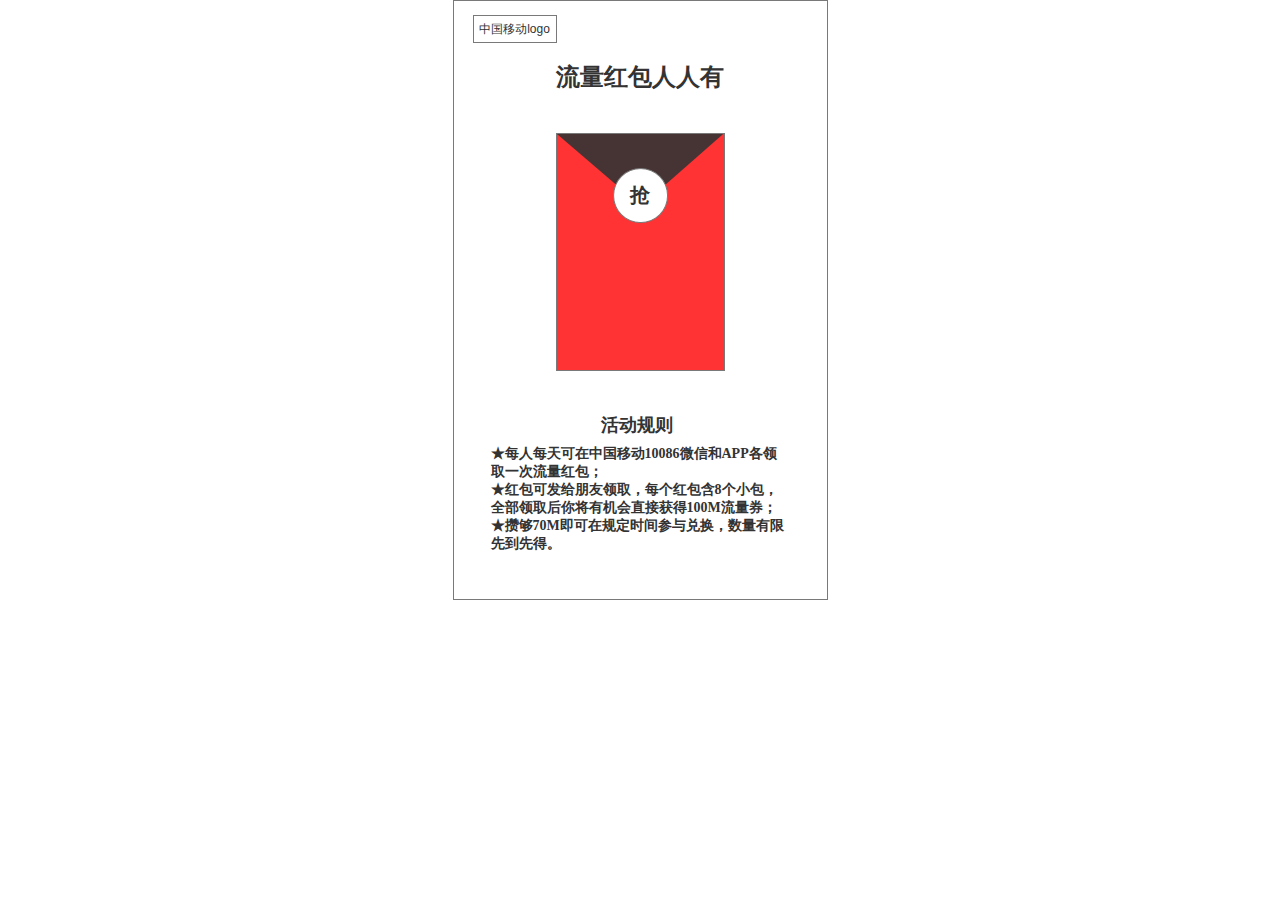
<file: index.html>
﻿<!DOCTYPE html>
<html>
  <head>
    <title>index</title>
    <meta http-equiv="X-UA-Compatible" content="IE=edge"/>
    <meta http-equiv="content-type" content="text/html; charset=utf-8"/>
    <meta name="viewport" content="width=device-width, initial-scale=1.0, user-scalable=no"/>
    <meta name="apple-mobile-web-app-capable" content="yes"/>
    <link href="resources/css/jquery-ui-themes.css" type="text/css" rel="stylesheet"/>
    <link href="resources/css/axure_rp_page.css" type="text/css" rel="stylesheet"/>
    <link href="data/styles.css" type="text/css" rel="stylesheet"/>
    <link href="files/index/styles.css" type="text/css" rel="stylesheet"/>
    <script src="resources/scripts/jquery-1.7.1.min.js"></script>
    <script src="resources/scripts/jquery-ui-1.8.10.custom.min.js"></script>
    <script src="resources/scripts/axure/axQuery.js"></script>
    <script src="resources/scripts/axure/globals.js"></script>
    <script src="resources/scripts/axutils.js"></script>
    <script src="resources/scripts/axure/annotation.js"></script>
    <script src="resources/scripts/axure/axQuery.std.js"></script>
    <script src="resources/scripts/axure/doc.js"></script>
    <script src="data/document.js"></script>
    <script src="resources/scripts/messagecenter.js"></script>
    <script src="resources/scripts/axure/events.js"></script>
    <script src="resources/scripts/axure/recording.js"></script>
    <script src="resources/scripts/axure/action.js"></script>
    <script src="resources/scripts/axure/expr.js"></script>
    <script src="resources/scripts/axure/geometry.js"></script>
    <script src="resources/scripts/axure/flyout.js"></script>
    <script src="resources/scripts/axure/ie.js"></script>
    <script src="resources/scripts/axure/model.js"></script>
    <script src="resources/scripts/axure/repeater.js"></script>
    <script src="resources/scripts/axure/sto.js"></script>
    <script src="resources/scripts/axure/utils.temp.js"></script>
    <script src="resources/scripts/axure/variables.js"></script>
    <script src="resources/scripts/axure/drag.js"></script>
    <script src="resources/scripts/axure/move.js"></script>
    <script src="resources/scripts/axure/visibility.js"></script>
    <script src="resources/scripts/axure/style.js"></script>
    <script src="resources/scripts/axure/adaptive.js"></script>
    <script src="resources/scripts/axure/tree.js"></script>
    <script src="resources/scripts/axure/init.temp.js"></script>
    <script src="files/index/data.js"></script>
    <script src="resources/scripts/axure/legacy.js"></script>
    <script src="resources/scripts/axure/viewer.js"></script>
    <script src="resources/scripts/axure/math.js"></script>
    <script type="text/javascript">
      $axure.utils.getTransparentGifPath = function() { return 'resources/images/transparent.gif'; };
      $axure.utils.getOtherPath = function() { return 'resources/Other.html'; };
      $axure.utils.getReloadPath = function() { return 'resources/reload.html'; };
    </script>
  </head>
  <body>
    <div id="base" class="">

      <!-- Unnamed (矩形) -->
      <div id="u0" class="ax_default box_1">
        <div id="u0_div" class=""></div>
        <!-- Unnamed () -->
        <div id="u1" class="text" style="display: none; visibility: hidden">
          <p><span></span></p>
        </div>
      </div>

      <!-- Unnamed (矩形) -->
      <div id="u2" class="ax_default box_1">
        <div id="u2_div" class=""></div>
        <!-- Unnamed () -->
        <div id="u3" class="text" style="visibility: visible;">
          <p><span>中国移动logo</span></p>
        </div>
      </div>

      <!-- Unnamed (矩形) -->
      <div id="u4" class="ax_default _二级标题">
        <div id="u4_div" class=""></div>
        <!-- Unnamed () -->
        <div id="u5" class="text" style="visibility: visible;">
          <p><span>流量红包人人有</span></p>
        </div>
      </div>

      <!-- 红包 (组合) -->
      <div id="u6" class="ax_default" data-label="红包">

        <!-- Unnamed (矩形) -->
        <div id="u7" class="ax_default box_1">
          <div id="u7_div" class=""></div>
          <!-- Unnamed () -->
          <div id="u8" class="text" style="display: none; visibility: hidden">
            <p><span></span></p>
          </div>
        </div>

        <!-- Unnamed (形状) -->
        <div id="u9" class="ax_default box_1">
          <img id="u9_img" class="img " src="images/index/u9.png"/>
          <!-- Unnamed () -->
          <div id="u10" class="text" style="display: none; visibility: hidden">
            <p><span></span></p>
          </div>
        </div>

        <!-- Unnamed (椭圆形) -->
        <div id="u11" class="ax_default ellipse">
          <img id="u11_img" class="img " src="images/index/u11.png"/>
          <!-- Unnamed () -->
          <div id="u12" class="text" style="visibility: visible;">
            <p><span>抢</span></p>
          </div>
        </div>
      </div>

      <!-- Unnamed (矩形) -->
      <div id="u13" class="ax_default _三级标题">
        <div id="u13_div" class=""></div>
        <!-- Unnamed () -->
        <div id="u14" class="text" style="visibility: visible;">
          <p><span>活动规则</span></p>
        </div>
      </div>

      <!-- Unnamed (矩形) -->
      <div id="u15" class="ax_default _文本段落">
        <div id="u15_div" class=""></div>
        <!-- Unnamed () -->
        <div id="u16" class="text" style="visibility: visible;">
          <p><span>★每人每天可在中国移动10086微信和APP各领取一次流量红包；</span></p><p><span>★红包可发给朋友领取，每个红包含8个小包，全部领取后你将有机会直接获得100M流量券；</span></p><p><span>★攒够70M即可在规定时间参与兑换，数量有限先到先得。</span></p>
        </div>
      </div>

      <!-- 红包摇动 (动态面板) -->
      <div id="u17" class="ax_default ax_default_hidden" data-label="红包摇动" style="display: none; visibility: hidden">
        <div id="u17_state0" class="panel_state" data-label="State1">
          <div id="u17_state0_content" class="panel_state_content">

            <!-- Unnamed (图片) -->
            <div id="u18" class="ax_default _图片">
              <img id="u18_img" class="img " src="images/index/u18.gif"/>
              <!-- Unnamed () -->
              <div id="u19" class="text" style="display: none; visibility: hidden">
                <p><span></span></p>
              </div>
            </div>
          </div>
        </div>
      </div>
    </div>
  </body>
</html>
</file>
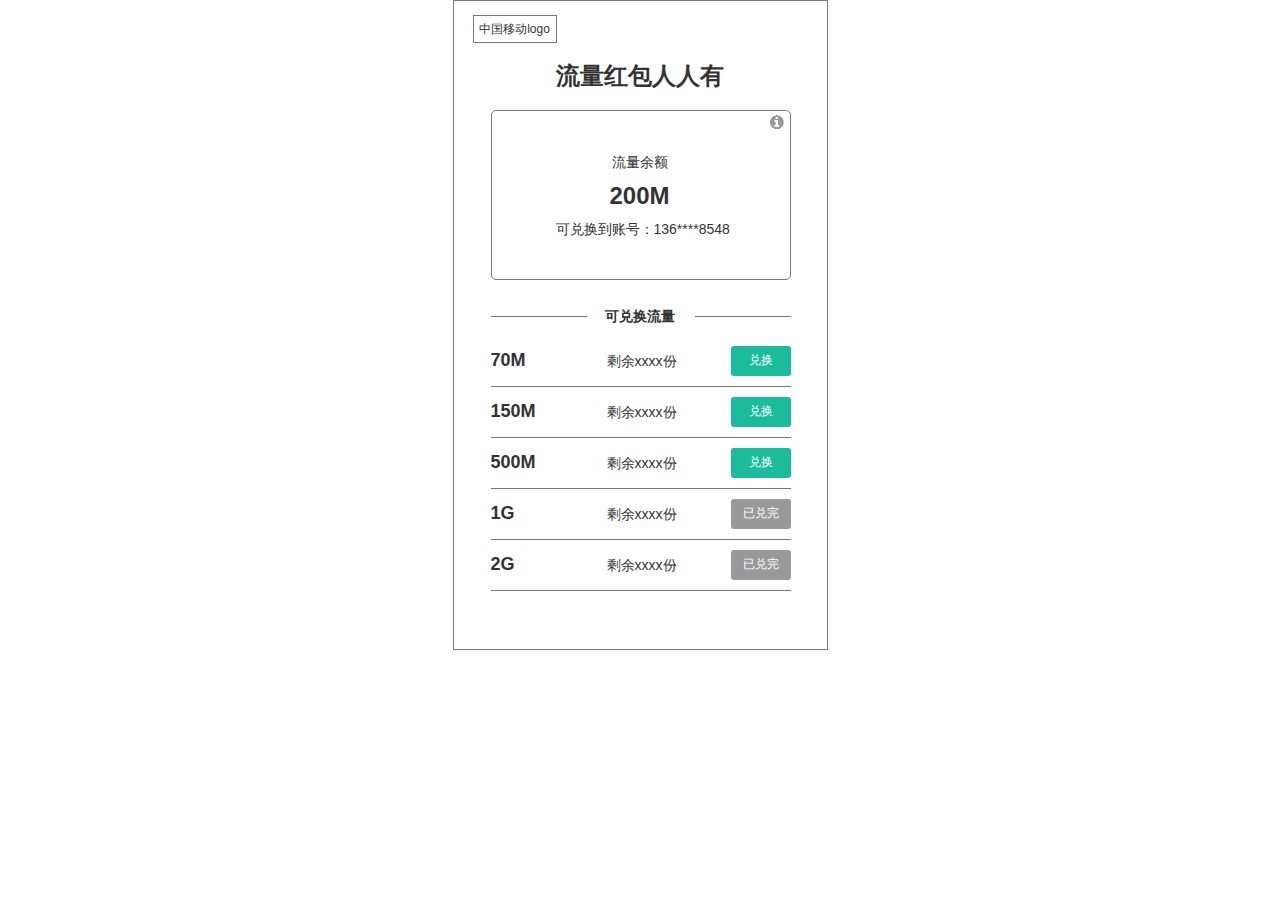
<file: duihuan.html>
﻿<!DOCTYPE html>
<html>
  <head>
    <title>duihuan</title>
    <meta http-equiv="X-UA-Compatible" content="IE=edge"/>
    <meta http-equiv="content-type" content="text/html; charset=utf-8"/>
    <meta name="viewport" content="width=device-width, initial-scale=1.0, user-scalable=no"/>
    <meta name="apple-mobile-web-app-capable" content="yes"/>
    <link href="resources/css/jquery-ui-themes.css" type="text/css" rel="stylesheet"/>
    <link href="resources/css/axure_rp_page.css" type="text/css" rel="stylesheet"/>
    <link href="data/styles.css" type="text/css" rel="stylesheet"/>
    <link href="files/duihuan/styles.css" type="text/css" rel="stylesheet"/>
    <script src="resources/scripts/jquery-1.7.1.min.js"></script>
    <script src="resources/scripts/jquery-ui-1.8.10.custom.min.js"></script>
    <script src="resources/scripts/axure/axQuery.js"></script>
    <script src="resources/scripts/axure/globals.js"></script>
    <script src="resources/scripts/axutils.js"></script>
    <script src="resources/scripts/axure/annotation.js"></script>
    <script src="resources/scripts/axure/axQuery.std.js"></script>
    <script src="resources/scripts/axure/doc.js"></script>
    <script src="data/document.js"></script>
    <script src="resources/scripts/messagecenter.js"></script>
    <script src="resources/scripts/axure/events.js"></script>
    <script src="resources/scripts/axure/recording.js"></script>
    <script src="resources/scripts/axure/action.js"></script>
    <script src="resources/scripts/axure/expr.js"></script>
    <script src="resources/scripts/axure/geometry.js"></script>
    <script src="resources/scripts/axure/flyout.js"></script>
    <script src="resources/scripts/axure/ie.js"></script>
    <script src="resources/scripts/axure/model.js"></script>
    <script src="resources/scripts/axure/repeater.js"></script>
    <script src="resources/scripts/axure/sto.js"></script>
    <script src="resources/scripts/axure/utils.temp.js"></script>
    <script src="resources/scripts/axure/variables.js"></script>
    <script src="resources/scripts/axure/drag.js"></script>
    <script src="resources/scripts/axure/move.js"></script>
    <script src="resources/scripts/axure/visibility.js"></script>
    <script src="resources/scripts/axure/style.js"></script>
    <script src="resources/scripts/axure/adaptive.js"></script>
    <script src="resources/scripts/axure/tree.js"></script>
    <script src="resources/scripts/axure/init.temp.js"></script>
    <script src="files/duihuan/data.js"></script>
    <script src="resources/scripts/axure/legacy.js"></script>
    <script src="resources/scripts/axure/viewer.js"></script>
    <script src="resources/scripts/axure/math.js"></script>
    <script type="text/javascript">
      $axure.utils.getTransparentGifPath = function() { return 'resources/images/transparent.gif'; };
      $axure.utils.getOtherPath = function() { return 'resources/Other.html'; };
      $axure.utils.getReloadPath = function() { return 'resources/reload.html'; };
    </script>
  </head>
  <body>
    <div id="base" class="">

      <!-- Unnamed (矩形) -->
      <div id="u117" class="ax_default box_1">
        <div id="u117_div" class=""></div>
        <!-- Unnamed () -->
        <div id="u118" class="text" style="display: none; visibility: hidden">
          <p><span></span></p>
        </div>
      </div>

      <!-- Unnamed (矩形) -->
      <div id="u119" class="ax_default _二级标题">
        <div id="u119_div" class=""></div>
        <!-- Unnamed () -->
        <div id="u120" class="text" style="visibility: visible;">
          <p><span>流量红包人人有</span></p>
        </div>
      </div>

      <!-- Unnamed (动态面板) -->
      <div id="u121" class="ax_default">
        <div id="u121_state0" class="panel_state" data-label="State1">
          <div id="u121_state0_content" class="panel_state_content">

            <!-- Unnamed (组合) -->
            <div id="u122" class="ax_default">

              <!-- Unnamed (矩形) -->
              <div id="u123" class="ax_default box_1">
                <div id="u123_div" class=""></div>
                <!-- Unnamed () -->
                <div id="u124" class="text" style="display: none; visibility: hidden">
                  <p><span></span></p>
                </div>
              </div>

              <!-- Unnamed (矩形) -->
              <div id="u125" class="ax_default label">
                <div id="u125_div" class=""></div>
                <!-- Unnamed () -->
                <div id="u126" class="text" style="visibility: visible;">
                  <p><span>流量余额</span></p>
                </div>
              </div>

              <!-- Unnamed (矩形) -->
              <div id="u127" class="ax_default _二级标题">
                <div id="u127_div" class=""></div>
                <!-- Unnamed () -->
                <div id="u128" class="text" style="visibility: visible;">
                  <p><span>200M</span></p>
                </div>
              </div>

              <!-- Unnamed (矩形) -->
              <div id="u129" class="ax_default label">
                <div id="u129_div" class=""></div>
                <!-- Unnamed () -->
                <div id="u130" class="text" style="visibility: visible;">
                  <p><span>可兑换到账号：136****8548</span></p>
                </div>
              </div>

              <!-- Unnamed (图片) -->
              <div id="u131" class="ax_default _图片">
                <img id="u131_img" class="img " src="images/duihuan/u131.png"/>
                <!-- Unnamed () -->
                <div id="u132" class="text" style="display: none; visibility: hidden">
                  <p><span style="font-family:'Arial Normal', 'Arial';"></span></p>
                </div>
              </div>
            </div>
          </div>
        </div>
      </div>

      <!-- Unnamed (矩形) -->
      <div id="u133" class="ax_default box_1">
        <img id="u133_img" class="img " src="images/duihuan/u133.png"/>
        <!-- Unnamed () -->
        <div id="u134" class="text" style="visibility: visible;">
          <p><span>可兑换流量</span></p>
        </div>
      </div>

      <!-- Unnamed (水平线) -->
      <div id="u135" class="ax_default line">
        <img id="u135_img" class="img " src="images/duihuan/u135.png"/>
        <!-- Unnamed () -->
        <div id="u136" class="text" style="display: none; visibility: hidden">
          <p><span></span></p>
        </div>
      </div>

      <!-- Unnamed (水平线) -->
      <div id="u137" class="ax_default line">
        <img id="u137_img" class="img " src="images/duihuan/u135.png"/>
        <!-- Unnamed () -->
        <div id="u138" class="text" style="display: none; visibility: hidden">
          <p><span></span></p>
        </div>
      </div>

      <!-- Unnamed (组合) -->
      <div id="u139" class="ax_default">

        <!-- Unnamed (矩形) -->
        <div id="u140" class="ax_default _三级标题">
          <div id="u140_div" class=""></div>
          <!-- Unnamed () -->
          <div id="u141" class="text" style="visibility: visible;">
            <p><span>70M</span></p>
          </div>
        </div>

        <!-- Unnamed (矩形) -->
        <div id="u142" class="ax_default box_1">
          <div id="u142_div" class=""></div>
          <!-- Unnamed () -->
          <div id="u143" class="text" style="visibility: visible;">
            <p><span>兑换</span></p>
          </div>
        </div>

        <!-- Unnamed (矩形) -->
        <div id="u144" class="ax_default label">
          <div id="u144_div" class=""></div>
          <!-- Unnamed () -->
          <div id="u145" class="text" style="visibility: visible;">
            <p><span>剩余xxxx份</span></p>
          </div>
        </div>

        <!-- Unnamed (水平线) -->
        <div id="u146" class="ax_default line">
          <img id="u146_img" class="img " src="images/duihuan/u146.png"/>
          <!-- Unnamed () -->
          <div id="u147" class="text" style="display: none; visibility: hidden">
            <p><span></span></p>
          </div>
        </div>
      </div>

      <!-- Unnamed (组合) -->
      <div id="u148" class="ax_default">

        <!-- Unnamed (矩形) -->
        <div id="u149" class="ax_default _三级标题">
          <div id="u149_div" class=""></div>
          <!-- Unnamed () -->
          <div id="u150" class="text" style="visibility: visible;">
            <p><span>150M</span></p>
          </div>
        </div>

        <!-- Unnamed (矩形) -->
        <div id="u151" class="ax_default box_1">
          <div id="u151_div" class=""></div>
          <!-- Unnamed () -->
          <div id="u152" class="text" style="visibility: visible;">
            <p><span>兑换</span></p>
          </div>
        </div>

        <!-- Unnamed (矩形) -->
        <div id="u153" class="ax_default label">
          <div id="u153_div" class=""></div>
          <!-- Unnamed () -->
          <div id="u154" class="text" style="visibility: visible;">
            <p><span>剩余xxxx份</span></p>
          </div>
        </div>

        <!-- Unnamed (水平线) -->
        <div id="u155" class="ax_default line">
          <img id="u155_img" class="img " src="images/duihuan/u146.png"/>
          <!-- Unnamed () -->
          <div id="u156" class="text" style="display: none; visibility: hidden">
            <p><span></span></p>
          </div>
        </div>
      </div>

      <!-- Unnamed (组合) -->
      <div id="u157" class="ax_default">

        <!-- Unnamed (矩形) -->
        <div id="u158" class="ax_default _三级标题">
          <div id="u158_div" class=""></div>
          <!-- Unnamed () -->
          <div id="u159" class="text" style="visibility: visible;">
            <p><span>500M</span></p>
          </div>
        </div>

        <!-- Unnamed (矩形) -->
        <div id="u160" class="ax_default box_1">
          <div id="u160_div" class=""></div>
          <!-- Unnamed () -->
          <div id="u161" class="text" style="visibility: visible;">
            <p><span>兑换</span></p>
          </div>
        </div>

        <!-- Unnamed (矩形) -->
        <div id="u162" class="ax_default label">
          <div id="u162_div" class=""></div>
          <!-- Unnamed () -->
          <div id="u163" class="text" style="visibility: visible;">
            <p><span>剩余xxxx份</span></p>
          </div>
        </div>

        <!-- Unnamed (水平线) -->
        <div id="u164" class="ax_default line">
          <img id="u164_img" class="img " src="images/duihuan/u146.png"/>
          <!-- Unnamed () -->
          <div id="u165" class="text" style="display: none; visibility: hidden">
            <p><span></span></p>
          </div>
        </div>
      </div>

      <!-- Unnamed (组合) -->
      <div id="u166" class="ax_default">

        <!-- Unnamed (矩形) -->
        <div id="u167" class="ax_default _三级标题">
          <div id="u167_div" class=""></div>
          <!-- Unnamed () -->
          <div id="u168" class="text" style="visibility: visible;">
            <p><span>1G</span></p>
          </div>
        </div>

        <!-- Unnamed (矩形) -->
        <div id="u169" class="ax_default box_1">
          <div id="u169_div" class=""></div>
          <!-- Unnamed () -->
          <div id="u170" class="text" style="visibility: visible;">
            <p><span>已兑完</span></p>
          </div>
        </div>

        <!-- Unnamed (矩形) -->
        <div id="u171" class="ax_default label">
          <div id="u171_div" class=""></div>
          <!-- Unnamed () -->
          <div id="u172" class="text" style="visibility: visible;">
            <p><span>剩余xxxx份</span></p>
          </div>
        </div>

        <!-- Unnamed (水平线) -->
        <div id="u173" class="ax_default line">
          <img id="u173_img" class="img " src="images/duihuan/u146.png"/>
          <!-- Unnamed () -->
          <div id="u174" class="text" style="display: none; visibility: hidden">
            <p><span></span></p>
          </div>
        </div>
      </div>

      <!-- Unnamed (组合) -->
      <div id="u175" class="ax_default">

        <!-- Unnamed (矩形) -->
        <div id="u176" class="ax_default _三级标题">
          <div id="u176_div" class=""></div>
          <!-- Unnamed () -->
          <div id="u177" class="text" style="visibility: visible;">
            <p><span>2G</span></p>
          </div>
        </div>

        <!-- Unnamed (矩形) -->
        <div id="u178" class="ax_default box_1">
          <div id="u178_div" class=""></div>
          <!-- Unnamed () -->
          <div id="u179" class="text" style="visibility: visible;">
            <p><span>已兑完</span></p>
          </div>
        </div>

        <!-- Unnamed (矩形) -->
        <div id="u180" class="ax_default label">
          <div id="u180_div" class=""></div>
          <!-- Unnamed () -->
          <div id="u181" class="text" style="visibility: visible;">
            <p><span>剩余xxxx份</span></p>
          </div>
        </div>

        <!-- Unnamed (水平线) -->
        <div id="u182" class="ax_default line">
          <img id="u182_img" class="img " src="images/duihuan/u146.png"/>
          <!-- Unnamed () -->
          <div id="u183" class="text" style="display: none; visibility: hidden">
            <p><span></span></p>
          </div>
        </div>
      </div>

      <!-- 兑换成功 (动态面板) -->
      <div id="u184" class="ax_default ax_default_hidden" data-label="兑换成功" style="display: none; visibility: hidden">
        <div id="u184_state0" class="panel_state" data-label="State1">
          <div id="u184_state0_content" class="panel_state_content">

            <!-- Unnamed (矩形) -->
            <div id="u185" class="ax_default box_1">
              <img id="u185_img" class="img " src="images/duihuan/u185.png"/>
              <!-- Unnamed () -->
              <div id="u186" class="text" style="visibility: visible;">
                <p><span>恭喜你兑换成功</span></p><p><span>所获流量将在X月X日前充值到您账户</span></p>
              </div>
            </div>
          </div>
        </div>
      </div>

      <!-- 兑换记录 (动态面板) -->
      <div id="u187" class="ax_default ax_default_hidden" data-label="兑换记录" style="display: none; visibility: hidden">
        <div id="u187_state0" class="panel_state" data-label="State1">
          <div id="u187_state0_content" class="panel_state_content">

            <!-- Unnamed (矩形) -->
            <div id="u188" class="ax_default box_1">
              <div id="u188_div" class=""></div>
              <!-- Unnamed () -->
              <div id="u189" class="text" style="display: none; visibility: hidden">
                <p><span></span></p>
              </div>
            </div>

            <!-- Unnamed (矩形) -->
            <div id="u190" class="ax_default label">
              <div id="u190_div" class=""></div>
              <!-- Unnamed () -->
              <div id="u191" class="text" style="visibility: visible;">
                <p><span>累计获得</span></p>
              </div>
            </div>

            <!-- Unnamed (矩形) -->
            <div id="u192" class="ax_default _二级标题">
              <div id="u192_div" class=""></div>
              <!-- Unnamed () -->
              <div id="u193" class="text" style="visibility: visible;">
                <p><span>500M</span></p>
              </div>
            </div>

            <!-- Unnamed (矩形) -->
            <div id="u194" class="ax_default label">
              <div id="u194_div" class=""></div>
              <!-- Unnamed () -->
              <div id="u195" class="text" style="visibility: visible;">
                <p><span>价值50.00元</span></p>
              </div>
            </div>

            <!-- Unnamed (矩形) -->
            <div id="u196" class="ax_default label">
              <div id="u196_div" class=""></div>
              <!-- Unnamed () -->
              <div id="u197" class="text" style="visibility: visible;">
                <p><span>已兑换</span></p>
              </div>
            </div>

            <!-- Unnamed (矩形) -->
            <div id="u198" class="ax_default _二级标题">
              <div id="u198_div" class=""></div>
              <!-- Unnamed () -->
              <div id="u199" class="text" style="visibility: visible;">
                <p><span>300M</span></p>
              </div>
            </div>

            <!-- Unnamed (矩形) -->
            <div id="u200" class="ax_default label">
              <div id="u200_div" class=""></div>
              <!-- Unnamed () -->
              <div id="u201" class="text" style="visibility: visible;">
                <p><span>价值30.00元</span></p>
              </div>
            </div>

            <!-- Unnamed (组合) -->
            <div id="u202" class="ax_default">

              <!-- Unnamed (矩形) -->
              <div id="u203" class="ax_default box_1">
                <div id="u203_div" class=""></div>
                <!-- Unnamed () -->
                <div id="u204" class="text" style="visibility: visible;">
                  <p><span>炫耀一下</span></p>
                </div>
              </div>

              <!-- Unnamed (图片) -->
              <div id="u205" class="ax_default _图片">
                <img id="u205_img" class="img " src="images/duihuan/u205.png"/>
                <!-- Unnamed () -->
                <div id="u206" class="text" style="display: none; visibility: hidden">
                  <p><span></span></p>
                </div>
              </div>
            </div>

            <!-- Unnamed (形状) -->
            <div id="u207" class="ax_default icon">
              <img id="u207_img" class="img " src="images/duihuan/u207.png"/>
              <!-- Unnamed () -->
              <div id="u208" class="text" style="display: none; visibility: hidden">
                <p><span></span></p>
              </div>
            </div>
          </div>
        </div>
      </div>

      <!-- 分享 (动态面板) -->
      <div id="u209" class="ax_default ax_default_hidden" data-label="分享" style="display: none; visibility: hidden">
        <div id="u209_state0" class="panel_state" data-label="State1">
          <div id="u209_state0_content" class="panel_state_content">

            <!-- Unnamed (矩形) -->
            <div id="u210" class="ax_default box_1">
              <div id="u210_div" class=""></div>
              <!-- Unnamed () -->
              <div id="u211" class="text" style="display: none; visibility: hidden">
                <p><span></span></p>
              </div>
            </div>

            <!-- Unnamed (矩形) -->
            <div id="u212" class="ax_default box_1 selected" selectiongroup="tab-basic-bnt">
              <div id="u212_div" class="selected"></div>
              <!-- Unnamed () -->
              <div id="u213" class="text" style="visibility: visible;">
                <p><span>微信</span></p>
              </div>
            </div>

            <!-- Unnamed (矩形) -->
            <div id="u214" class="ax_default box_1 selected" selectiongroup="tab-basic-bnt">
              <div id="u214_div" class="selected"></div>
              <!-- Unnamed () -->
              <div id="u215" class="text" style="visibility: visible;">
                <p><span>取消</span></p>
              </div>
            </div>

            <!-- Unnamed (矩形) -->
            <div id="u216" class="ax_default box_1 selected" selectiongroup="tab-basic-bnt">
              <div id="u216_div" class="selected"></div>
              <!-- Unnamed () -->
              <div id="u217" class="text" style="visibility: visible;">
                <p><span>分享给好友</span></p>
              </div>
            </div>

            <!-- Unnamed (矩形) -->
            <div id="u218" class="ax_default box_1">
              <div id="u218_div" class=""></div>
              <!-- Unnamed () -->
              <div id="u219" class="text" style="display: none; visibility: hidden">
                <p><span></span></p>
              </div>
            </div>

            <!-- Unnamed (矩形) -->
            <div id="u220" class="ax_default box_1 selected" selectiongroup="tab-basic-bnt">
              <div id="u220_div" class="selected"></div>
              <!-- Unnamed () -->
              <div id="u221" class="text" style="visibility: visible;">
                <p><span>朋友圈</span></p>
              </div>
            </div>

            <!-- Unnamed (矩形) -->
            <div id="u222" class="ax_default box_1">
              <div id="u222_div" class=""></div>
              <!-- Unnamed () -->
              <div id="u223" class="text" style="display: none; visibility: hidden">
                <p><span></span></p>
              </div>
            </div>

            <!-- Unnamed (矩形) -->
            <div id="u224" class="ax_default box_1 selected" selectiongroup="tab-basic-bnt">
              <div id="u224_div" class="selected"></div>
              <!-- Unnamed () -->
              <div id="u225" class="text" style="visibility: visible;">
                <p><span>QQ空间</span></p>
              </div>
            </div>

            <!-- Unnamed (矩形) -->
            <div id="u226" class="ax_default box_1">
              <div id="u226_div" class=""></div>
              <!-- Unnamed () -->
              <div id="u227" class="text" style="display: none; visibility: hidden">
                <p><span></span></p>
              </div>
            </div>

            <!-- Unnamed (矩形) -->
            <div id="u228" class="ax_default box_1 selected" selectiongroup="tab-basic-bnt">
              <div id="u228_div" class="selected"></div>
              <!-- Unnamed () -->
              <div id="u229" class="text" style="visibility: visible;">
                <p><span>QQ</span></p>
              </div>
            </div>

            <!-- Unnamed (矩形) -->
            <div id="u230" class="ax_default box_1">
              <div id="u230_div" class=""></div>
              <!-- Unnamed () -->
              <div id="u231" class="text" style="display: none; visibility: hidden">
                <p><span></span></p>
              </div>
            </div>

            <!-- Unnamed (矩形) -->
            <div id="u232" class="ax_default box_1 selected" selectiongroup="tab-basic-bnt">
              <div id="u232_div" class="selected"></div>
              <!-- Unnamed () -->
              <div id="u233" class="text" style="visibility: visible;">
                <p><span>新浪</span></p>
              </div>
            </div>

            <!-- Unnamed (矩形) -->
            <div id="u234" class="ax_default box_1">
              <div id="u234_div" class=""></div>
              <!-- Unnamed () -->
              <div id="u235" class="text" style="display: none; visibility: hidden">
                <p><span></span></p>
              </div>
            </div>

            <!-- Unnamed (矩形) -->
            <div id="u236" class="ax_default box_1 selected" selectiongroup="tab-basic-bnt">
              <div id="u236_div" class="selected"></div>
              <!-- Unnamed () -->
              <div id="u237" class="text" style="visibility: visible;">
                <p><span>短信</span></p>
              </div>
            </div>

            <!-- Unnamed (矩形) -->
            <div id="u238" class="ax_default box_1">
              <div id="u238_div" class=""></div>
              <!-- Unnamed () -->
              <div id="u239" class="text" style="display: none; visibility: hidden">
                <p><span></span></p>
              </div>
            </div>

            <!-- Unnamed (图片) -->
            <div id="u240" class="ax_default image1">
              <img id="u240_img" class="img " src="images/result/u88.svg"/>
              <!-- Unnamed () -->
              <div id="u241" class="text" style="display: none; visibility: hidden">
                <p><span></span></p>
              </div>
            </div>

            <!-- Unnamed (图片) -->
            <div id="u242" class="ax_default image1">
              <img id="u242_img" class="img " src="images/result/u90.svg"/>
              <!-- Unnamed () -->
              <div id="u243" class="text" style="display: none; visibility: hidden">
                <p><span></span></p>
              </div>
            </div>

            <!-- Unnamed (图片) -->
            <div id="u244" class="ax_default image1">
              <img id="u244_img" class="img " src="images/result/u92.svg"/>
              <!-- Unnamed () -->
              <div id="u245" class="text" style="display: none; visibility: hidden">
                <p><span></span></p>
              </div>
            </div>

            <!-- Unnamed (图片) -->
            <div id="u246" class="ax_default image1">
              <img id="u246_img" class="img " src="images/result/u94.svg"/>
              <!-- Unnamed () -->
              <div id="u247" class="text" style="display: none; visibility: hidden">
                <p><span></span></p>
              </div>
            </div>

            <!-- Unnamed (图片) -->
            <div id="u248" class="ax_default image1">
              <img id="u248_img" class="img " src="images/result/u96.svg"/>
              <!-- Unnamed () -->
              <div id="u249" class="text" style="display: none; visibility: hidden">
                <p><span></span></p>
              </div>
            </div>

            <!-- Unnamed (图片) -->
            <div id="u250" class="ax_default image1">
              <img id="u250_img" class="img " src="images/result/u98.svg"/>
              <!-- Unnamed () -->
              <div id="u251" class="text" style="display: none; visibility: hidden">
                <p><span></span></p>
              </div>
            </div>
          </div>
        </div>
      </div>

      <!-- Unnamed (矩形) -->
      <div id="u252" class="ax_default box_1">
        <div id="u252_div" class=""></div>
        <!-- Unnamed () -->
        <div id="u253" class="text" style="visibility: visible;">
          <p><span>中国移动logo</span></p>
        </div>
      </div>
    </div>
  </body>
</html>
</file>
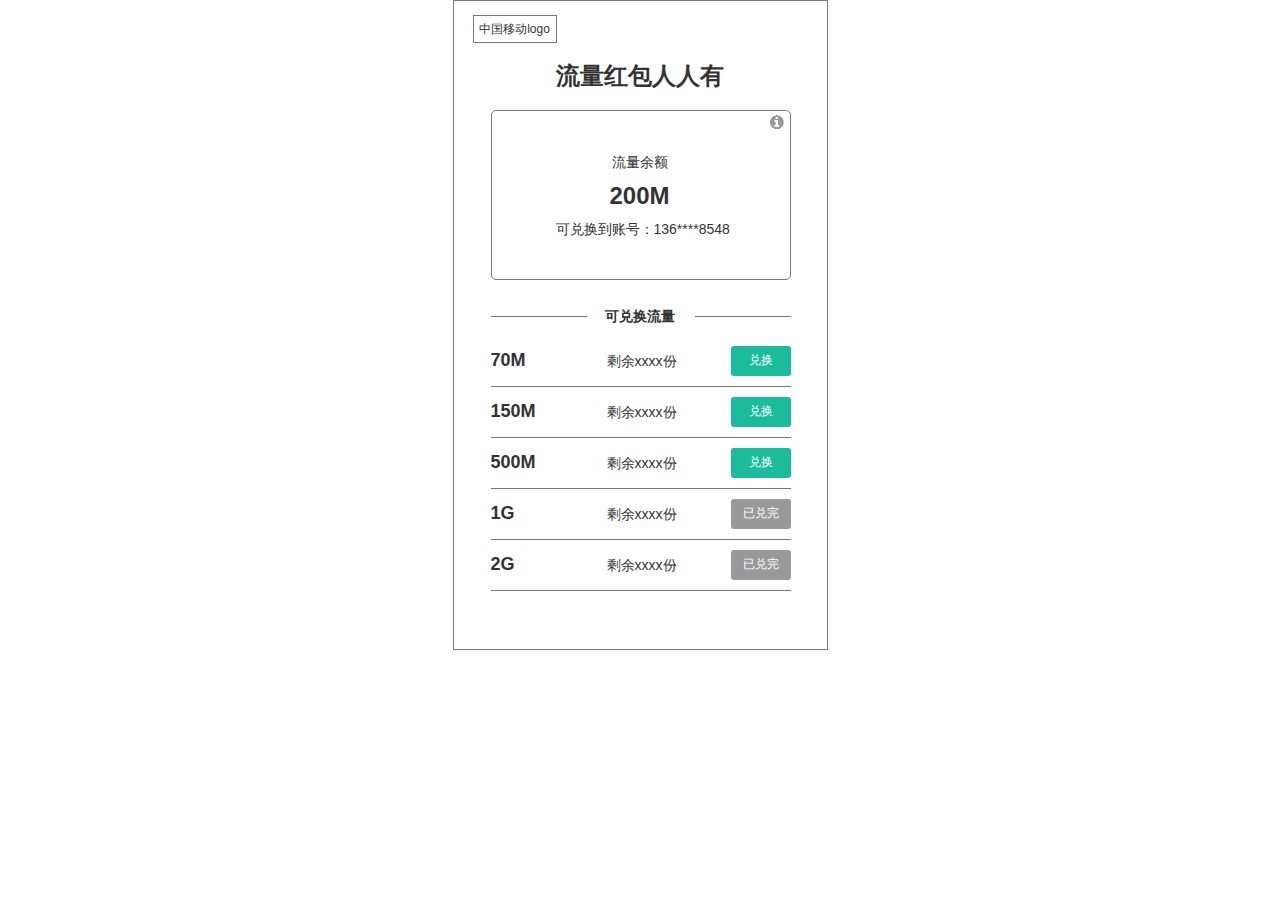
<file: exchange.html>
﻿<!DOCTYPE html>
<html>
  <head>
    <title>exchange</title>
    <meta http-equiv="X-UA-Compatible" content="IE=edge"/>
    <meta http-equiv="content-type" content="text/html; charset=utf-8"/>
    <meta name="viewport" content="width=device-width, initial-scale=1.0, user-scalable=no"/>
    <meta name="apple-mobile-web-app-capable" content="yes"/>
    <link href="resources/css/jquery-ui-themes.css" type="text/css" rel="stylesheet"/>
    <link href="resources/css/axure_rp_page.css" type="text/css" rel="stylesheet"/>
    <link href="data/styles.css" type="text/css" rel="stylesheet"/>
    <link href="files/exchange/styles.css" type="text/css" rel="stylesheet"/>
    <script src="resources/scripts/jquery-1.7.1.min.js"></script>
    <script src="resources/scripts/jquery-ui-1.8.10.custom.min.js"></script>
    <script src="resources/scripts/axure/axQuery.js"></script>
    <script src="resources/scripts/axure/globals.js"></script>
    <script src="resources/scripts/axutils.js"></script>
    <script src="resources/scripts/axure/annotation.js"></script>
    <script src="resources/scripts/axure/axQuery.std.js"></script>
    <script src="resources/scripts/axure/doc.js"></script>
    <script src="data/document.js"></script>
    <script src="resources/scripts/messagecenter.js"></script>
    <script src="resources/scripts/axure/events.js"></script>
    <script src="resources/scripts/axure/recording.js"></script>
    <script src="resources/scripts/axure/action.js"></script>
    <script src="resources/scripts/axure/expr.js"></script>
    <script src="resources/scripts/axure/geometry.js"></script>
    <script src="resources/scripts/axure/flyout.js"></script>
    <script src="resources/scripts/axure/ie.js"></script>
    <script src="resources/scripts/axure/model.js"></script>
    <script src="resources/scripts/axure/repeater.js"></script>
    <script src="resources/scripts/axure/sto.js"></script>
    <script src="resources/scripts/axure/utils.temp.js"></script>
    <script src="resources/scripts/axure/variables.js"></script>
    <script src="resources/scripts/axure/drag.js"></script>
    <script src="resources/scripts/axure/move.js"></script>
    <script src="resources/scripts/axure/visibility.js"></script>
    <script src="resources/scripts/axure/style.js"></script>
    <script src="resources/scripts/axure/adaptive.js"></script>
    <script src="resources/scripts/axure/tree.js"></script>
    <script src="resources/scripts/axure/init.temp.js"></script>
    <script src="files/exchange/data.js"></script>
    <script src="resources/scripts/axure/legacy.js"></script>
    <script src="resources/scripts/axure/viewer.js"></script>
    <script src="resources/scripts/axure/math.js"></script>
    <script type="text/javascript">
      $axure.utils.getTransparentGifPath = function() { return 'resources/images/transparent.gif'; };
      $axure.utils.getOtherPath = function() { return 'resources/Other.html'; };
      $axure.utils.getReloadPath = function() { return 'resources/reload.html'; };
    </script>
  </head>
  <body>
    <div id="base" class="">

      <!-- Unnamed (矩形) -->
      <div id="u106" class="ax_default box_1">
        <div id="u106_div" class=""></div>
        <!-- Unnamed () -->
        <div id="u107" class="text" style="display: none; visibility: hidden">
          <p><span></span></p>
        </div>
      </div>

      <!-- Unnamed (矩形) -->
      <div id="u108" class="ax_default _二级标题">
        <div id="u108_div" class=""></div>
        <!-- Unnamed () -->
        <div id="u109" class="text" style="visibility: visible;">
          <p><span>流量红包人人有</span></p>
        </div>
      </div>

      <!-- Unnamed (动态面板) -->
      <div id="u110" class="ax_default">
        <div id="u110_state0" class="panel_state" data-label="State1">
          <div id="u110_state0_content" class="panel_state_content">

            <!-- Unnamed (组合) -->
            <div id="u111" class="ax_default">

              <!-- Unnamed (矩形) -->
              <div id="u112" class="ax_default box_1">
                <div id="u112_div" class=""></div>
                <!-- Unnamed () -->
                <div id="u113" class="text" style="display: none; visibility: hidden">
                  <p><span></span></p>
                </div>
              </div>

              <!-- Unnamed (矩形) -->
              <div id="u114" class="ax_default label">
                <div id="u114_div" class=""></div>
                <!-- Unnamed () -->
                <div id="u115" class="text" style="visibility: visible;">
                  <p><span>流量余额</span></p>
                </div>
              </div>

              <!-- Unnamed (矩形) -->
              <div id="u116" class="ax_default _二级标题">
                <div id="u116_div" class=""></div>
                <!-- Unnamed () -->
                <div id="u117" class="text" style="visibility: visible;">
                  <p><span>200M</span></p>
                </div>
              </div>

              <!-- Unnamed (矩形) -->
              <div id="u118" class="ax_default label">
                <div id="u118_div" class=""></div>
                <!-- Unnamed () -->
                <div id="u119" class="text" style="visibility: visible;">
                  <p><span>可兑换到账号：136****8548</span></p>
                </div>
              </div>

              <!-- Unnamed (图片) -->
              <div id="u120" class="ax_default _图片">
                <img id="u120_img" class="img " src="images/exchange/u120.png"/>
                <!-- Unnamed () -->
                <div id="u121" class="text" style="display: none; visibility: hidden">
                  <p><span style="font-family:'Arial Normal', 'Arial';"></span></p>
                </div>
              </div>
            </div>
          </div>
        </div>
      </div>

      <!-- Unnamed (矩形) -->
      <div id="u122" class="ax_default box_1">
        <img id="u122_img" class="img " src="images/exchange/u122.png"/>
        <!-- Unnamed () -->
        <div id="u123" class="text" style="visibility: visible;">
          <p><span>可兑换流量</span></p>
        </div>
      </div>

      <!-- Unnamed (水平线) -->
      <div id="u124" class="ax_default line">
        <img id="u124_img" class="img " src="images/exchange/u124.png"/>
        <!-- Unnamed () -->
        <div id="u125" class="text" style="display: none; visibility: hidden">
          <p><span></span></p>
        </div>
      </div>

      <!-- Unnamed (水平线) -->
      <div id="u126" class="ax_default line">
        <img id="u126_img" class="img " src="images/exchange/u124.png"/>
        <!-- Unnamed () -->
        <div id="u127" class="text" style="display: none; visibility: hidden">
          <p><span></span></p>
        </div>
      </div>

      <!-- Unnamed (组合) -->
      <div id="u128" class="ax_default">

        <!-- Unnamed (矩形) -->
        <div id="u129" class="ax_default _三级标题">
          <div id="u129_div" class=""></div>
          <!-- Unnamed () -->
          <div id="u130" class="text" style="visibility: visible;">
            <p><span>70M</span></p>
          </div>
        </div>

        <!-- Unnamed (矩形) -->
        <div id="u131" class="ax_default box_1">
          <div id="u131_div" class=""></div>
          <!-- Unnamed () -->
          <div id="u132" class="text" style="visibility: visible;">
            <p><span>兑换</span></p>
          </div>
        </div>

        <!-- Unnamed (矩形) -->
        <div id="u133" class="ax_default label">
          <div id="u133_div" class=""></div>
          <!-- Unnamed () -->
          <div id="u134" class="text" style="visibility: visible;">
            <p><span>剩余xxxx份</span></p>
          </div>
        </div>

        <!-- Unnamed (水平线) -->
        <div id="u135" class="ax_default line">
          <img id="u135_img" class="img " src="images/exchange/u135.png"/>
          <!-- Unnamed () -->
          <div id="u136" class="text" style="display: none; visibility: hidden">
            <p><span></span></p>
          </div>
        </div>
      </div>

      <!-- Unnamed (组合) -->
      <div id="u137" class="ax_default">

        <!-- Unnamed (矩形) -->
        <div id="u138" class="ax_default _三级标题">
          <div id="u138_div" class=""></div>
          <!-- Unnamed () -->
          <div id="u139" class="text" style="visibility: visible;">
            <p><span>150M</span></p>
          </div>
        </div>

        <!-- Unnamed (矩形) -->
        <div id="u140" class="ax_default box_1">
          <div id="u140_div" class=""></div>
          <!-- Unnamed () -->
          <div id="u141" class="text" style="visibility: visible;">
            <p><span>兑换</span></p>
          </div>
        </div>

        <!-- Unnamed (矩形) -->
        <div id="u142" class="ax_default label">
          <div id="u142_div" class=""></div>
          <!-- Unnamed () -->
          <div id="u143" class="text" style="visibility: visible;">
            <p><span>剩余xxxx份</span></p>
          </div>
        </div>

        <!-- Unnamed (水平线) -->
        <div id="u144" class="ax_default line">
          <img id="u144_img" class="img " src="images/exchange/u135.png"/>
          <!-- Unnamed () -->
          <div id="u145" class="text" style="display: none; visibility: hidden">
            <p><span></span></p>
          </div>
        </div>
      </div>

      <!-- Unnamed (组合) -->
      <div id="u146" class="ax_default">

        <!-- Unnamed (矩形) -->
        <div id="u147" class="ax_default _三级标题">
          <div id="u147_div" class=""></div>
          <!-- Unnamed () -->
          <div id="u148" class="text" style="visibility: visible;">
            <p><span>500M</span></p>
          </div>
        </div>

        <!-- Unnamed (矩形) -->
        <div id="u149" class="ax_default box_1">
          <div id="u149_div" class=""></div>
          <!-- Unnamed () -->
          <div id="u150" class="text" style="visibility: visible;">
            <p><span>兑换</span></p>
          </div>
        </div>

        <!-- Unnamed (矩形) -->
        <div id="u151" class="ax_default label">
          <div id="u151_div" class=""></div>
          <!-- Unnamed () -->
          <div id="u152" class="text" style="visibility: visible;">
            <p><span>剩余xxxx份</span></p>
          </div>
        </div>

        <!-- Unnamed (水平线) -->
        <div id="u153" class="ax_default line">
          <img id="u153_img" class="img " src="images/exchange/u135.png"/>
          <!-- Unnamed () -->
          <div id="u154" class="text" style="display: none; visibility: hidden">
            <p><span></span></p>
          </div>
        </div>
      </div>

      <!-- Unnamed (组合) -->
      <div id="u155" class="ax_default">

        <!-- Unnamed (矩形) -->
        <div id="u156" class="ax_default _三级标题">
          <div id="u156_div" class=""></div>
          <!-- Unnamed () -->
          <div id="u157" class="text" style="visibility: visible;">
            <p><span>1G</span></p>
          </div>
        </div>

        <!-- Unnamed (矩形) -->
        <div id="u158" class="ax_default box_1">
          <div id="u158_div" class=""></div>
          <!-- Unnamed () -->
          <div id="u159" class="text" style="visibility: visible;">
            <p><span>已兑完</span></p>
          </div>
        </div>

        <!-- Unnamed (矩形) -->
        <div id="u160" class="ax_default label">
          <div id="u160_div" class=""></div>
          <!-- Unnamed () -->
          <div id="u161" class="text" style="visibility: visible;">
            <p><span>剩余xxxx份</span></p>
          </div>
        </div>

        <!-- Unnamed (水平线) -->
        <div id="u162" class="ax_default line">
          <img id="u162_img" class="img " src="images/exchange/u135.png"/>
          <!-- Unnamed () -->
          <div id="u163" class="text" style="display: none; visibility: hidden">
            <p><span></span></p>
          </div>
        </div>
      </div>

      <!-- Unnamed (组合) -->
      <div id="u164" class="ax_default">

        <!-- Unnamed (矩形) -->
        <div id="u165" class="ax_default _三级标题">
          <div id="u165_div" class=""></div>
          <!-- Unnamed () -->
          <div id="u166" class="text" style="visibility: visible;">
            <p><span>2G</span></p>
          </div>
        </div>

        <!-- Unnamed (矩形) -->
        <div id="u167" class="ax_default box_1">
          <div id="u167_div" class=""></div>
          <!-- Unnamed () -->
          <div id="u168" class="text" style="visibility: visible;">
            <p><span>已兑完</span></p>
          </div>
        </div>

        <!-- Unnamed (矩形) -->
        <div id="u169" class="ax_default label">
          <div id="u169_div" class=""></div>
          <!-- Unnamed () -->
          <div id="u170" class="text" style="visibility: visible;">
            <p><span>剩余xxxx份</span></p>
          </div>
        </div>

        <!-- Unnamed (水平线) -->
        <div id="u171" class="ax_default line">
          <img id="u171_img" class="img " src="images/exchange/u135.png"/>
          <!-- Unnamed () -->
          <div id="u172" class="text" style="display: none; visibility: hidden">
            <p><span></span></p>
          </div>
        </div>
      </div>

      <!-- 兑换成功 (动态面板) -->
      <div id="u173" class="ax_default ax_default_hidden" data-label="兑换成功" style="display: none; visibility: hidden">
        <div id="u173_state0" class="panel_state" data-label="State1">
          <div id="u173_state0_content" class="panel_state_content">

            <!-- Unnamed (矩形) -->
            <div id="u174" class="ax_default box_1">
              <img id="u174_img" class="img " src="images/exchange/u174.png"/>
              <!-- Unnamed () -->
              <div id="u175" class="text" style="visibility: visible;">
                <p><span>恭喜你兑换成功</span></p><p><span>所获流量将在X月X日前充值到您账户</span></p>
              </div>
            </div>
          </div>
        </div>
      </div>

      <!-- 兑换记录 (动态面板) -->
      <div id="u176" class="ax_default ax_default_hidden" data-label="兑换记录" style="display: none; visibility: hidden">
        <div id="u176_state0" class="panel_state" data-label="State1">
          <div id="u176_state0_content" class="panel_state_content">

            <!-- Unnamed (矩形) -->
            <div id="u177" class="ax_default box_1">
              <div id="u177_div" class=""></div>
              <!-- Unnamed () -->
              <div id="u178" class="text" style="display: none; visibility: hidden">
                <p><span></span></p>
              </div>
            </div>

            <!-- Unnamed (矩形) -->
            <div id="u179" class="ax_default label">
              <div id="u179_div" class=""></div>
              <!-- Unnamed () -->
              <div id="u180" class="text" style="visibility: visible;">
                <p><span>累计获得</span></p>
              </div>
            </div>

            <!-- Unnamed (矩形) -->
            <div id="u181" class="ax_default _二级标题">
              <div id="u181_div" class=""></div>
              <!-- Unnamed () -->
              <div id="u182" class="text" style="visibility: visible;">
                <p><span>500M</span></p>
              </div>
            </div>

            <!-- Unnamed (矩形) -->
            <div id="u183" class="ax_default label">
              <div id="u183_div" class=""></div>
              <!-- Unnamed () -->
              <div id="u184" class="text" style="visibility: visible;">
                <p><span>价值50.00元</span></p>
              </div>
            </div>

            <!-- Unnamed (矩形) -->
            <div id="u185" class="ax_default label">
              <div id="u185_div" class=""></div>
              <!-- Unnamed () -->
              <div id="u186" class="text" style="visibility: visible;">
                <p><span>已兑换</span></p>
              </div>
            </div>

            <!-- Unnamed (矩形) -->
            <div id="u187" class="ax_default _二级标题">
              <div id="u187_div" class=""></div>
              <!-- Unnamed () -->
              <div id="u188" class="text" style="visibility: visible;">
                <p><span>300M</span></p>
              </div>
            </div>

            <!-- Unnamed (矩形) -->
            <div id="u189" class="ax_default label">
              <div id="u189_div" class=""></div>
              <!-- Unnamed () -->
              <div id="u190" class="text" style="visibility: visible;">
                <p><span>价值30.00元</span></p>
              </div>
            </div>

            <!-- Unnamed (组合) -->
            <div id="u191" class="ax_default">

              <!-- Unnamed (矩形) -->
              <div id="u192" class="ax_default box_1">
                <div id="u192_div" class=""></div>
                <!-- Unnamed () -->
                <div id="u193" class="text" style="visibility: visible;">
                  <p><span>炫耀一下</span></p>
                </div>
              </div>

              <!-- Unnamed (图片) -->
              <div id="u194" class="ax_default _图片">
                <img id="u194_img" class="img " src="images/exchange/u194.png"/>
                <!-- Unnamed () -->
                <div id="u195" class="text" style="display: none; visibility: hidden">
                  <p><span></span></p>
                </div>
              </div>
            </div>

            <!-- Unnamed (形状) -->
            <div id="u196" class="ax_default icon">
              <img id="u196_img" class="img " src="images/exchange/u196.png"/>
              <!-- Unnamed () -->
              <div id="u197" class="text" style="display: none; visibility: hidden">
                <p><span></span></p>
              </div>
            </div>
          </div>
        </div>
      </div>

      <!-- 分享 (动态面板) -->
      <div id="u198" class="ax_default ax_default_hidden" data-label="分享" style="display: none; visibility: hidden">
        <div id="u198_state0" class="panel_state" data-label="State1">
          <div id="u198_state0_content" class="panel_state_content">

            <!-- Unnamed (矩形) -->
            <div id="u199" class="ax_default box_1">
              <div id="u199_div" class=""></div>
              <!-- Unnamed () -->
              <div id="u200" class="text" style="display: none; visibility: hidden">
                <p><span></span></p>
              </div>
            </div>

            <!-- Unnamed (矩形) -->
            <div id="u201" class="ax_default box_1 selected" selectiongroup="tab-basic-bnt">
              <div id="u201_div" class="selected"></div>
              <!-- Unnamed () -->
              <div id="u202" class="text" style="visibility: visible;">
                <p><span>微信</span></p>
              </div>
            </div>

            <!-- Unnamed (矩形) -->
            <div id="u203" class="ax_default box_1 selected" selectiongroup="tab-basic-bnt">
              <div id="u203_div" class="selected"></div>
              <!-- Unnamed () -->
              <div id="u204" class="text" style="visibility: visible;">
                <p><span>取消</span></p>
              </div>
            </div>

            <!-- Unnamed (矩形) -->
            <div id="u205" class="ax_default box_1 selected" selectiongroup="tab-basic-bnt">
              <div id="u205_div" class="selected"></div>
              <!-- Unnamed () -->
              <div id="u206" class="text" style="visibility: visible;">
                <p><span>分享给好友</span></p>
              </div>
            </div>

            <!-- Unnamed (矩形) -->
            <div id="u207" class="ax_default box_1">
              <div id="u207_div" class=""></div>
              <!-- Unnamed () -->
              <div id="u208" class="text" style="display: none; visibility: hidden">
                <p><span></span></p>
              </div>
            </div>

            <!-- Unnamed (矩形) -->
            <div id="u209" class="ax_default box_1 selected" selectiongroup="tab-basic-bnt">
              <div id="u209_div" class="selected"></div>
              <!-- Unnamed () -->
              <div id="u210" class="text" style="visibility: visible;">
                <p><span>朋友圈</span></p>
              </div>
            </div>

            <!-- Unnamed (矩形) -->
            <div id="u211" class="ax_default box_1">
              <div id="u211_div" class=""></div>
              <!-- Unnamed () -->
              <div id="u212" class="text" style="display: none; visibility: hidden">
                <p><span></span></p>
              </div>
            </div>

            <!-- Unnamed (矩形) -->
            <div id="u213" class="ax_default box_1 selected" selectiongroup="tab-basic-bnt">
              <div id="u213_div" class="selected"></div>
              <!-- Unnamed () -->
              <div id="u214" class="text" style="visibility: visible;">
                <p><span>QQ空间</span></p>
              </div>
            </div>

            <!-- Unnamed (矩形) -->
            <div id="u215" class="ax_default box_1">
              <div id="u215_div" class=""></div>
              <!-- Unnamed () -->
              <div id="u216" class="text" style="display: none; visibility: hidden">
                <p><span></span></p>
              </div>
            </div>

            <!-- Unnamed (矩形) -->
            <div id="u217" class="ax_default box_1 selected" selectiongroup="tab-basic-bnt">
              <div id="u217_div" class="selected"></div>
              <!-- Unnamed () -->
              <div id="u218" class="text" style="visibility: visible;">
                <p><span>QQ</span></p>
              </div>
            </div>

            <!-- Unnamed (矩形) -->
            <div id="u219" class="ax_default box_1">
              <div id="u219_div" class=""></div>
              <!-- Unnamed () -->
              <div id="u220" class="text" style="display: none; visibility: hidden">
                <p><span></span></p>
              </div>
            </div>

            <!-- Unnamed (矩形) -->
            <div id="u221" class="ax_default box_1 selected" selectiongroup="tab-basic-bnt">
              <div id="u221_div" class="selected"></div>
              <!-- Unnamed () -->
              <div id="u222" class="text" style="visibility: visible;">
                <p><span>新浪</span></p>
              </div>
            </div>

            <!-- Unnamed (矩形) -->
            <div id="u223" class="ax_default box_1">
              <div id="u223_div" class=""></div>
              <!-- Unnamed () -->
              <div id="u224" class="text" style="display: none; visibility: hidden">
                <p><span></span></p>
              </div>
            </div>

            <!-- Unnamed (矩形) -->
            <div id="u225" class="ax_default box_1 selected" selectiongroup="tab-basic-bnt">
              <div id="u225_div" class="selected"></div>
              <!-- Unnamed () -->
              <div id="u226" class="text" style="visibility: visible;">
                <p><span>短信</span></p>
              </div>
            </div>

            <!-- Unnamed (矩形) -->
            <div id="u227" class="ax_default box_1">
              <div id="u227_div" class=""></div>
              <!-- Unnamed () -->
              <div id="u228" class="text" style="display: none; visibility: hidden">
                <p><span></span></p>
              </div>
            </div>

            <!-- Unnamed (图片) -->
            <div id="u229" class="ax_default image1">
              <img id="u229_img" class="img " src="images/result/u77.svg"/>
              <!-- Unnamed () -->
              <div id="u230" class="text" style="display: none; visibility: hidden">
                <p><span></span></p>
              </div>
            </div>

            <!-- Unnamed (图片) -->
            <div id="u231" class="ax_default image1">
              <img id="u231_img" class="img " src="images/result/u79.svg"/>
              <!-- Unnamed () -->
              <div id="u232" class="text" style="display: none; visibility: hidden">
                <p><span></span></p>
              </div>
            </div>

            <!-- Unnamed (图片) -->
            <div id="u233" class="ax_default image1">
              <img id="u233_img" class="img " src="images/result/u81.svg"/>
              <!-- Unnamed () -->
              <div id="u234" class="text" style="display: none; visibility: hidden">
                <p><span></span></p>
              </div>
            </div>

            <!-- Unnamed (图片) -->
            <div id="u235" class="ax_default image1">
              <img id="u235_img" class="img " src="images/result/u83.svg"/>
              <!-- Unnamed () -->
              <div id="u236" class="text" style="display: none; visibility: hidden">
                <p><span></span></p>
              </div>
            </div>

            <!-- Unnamed (图片) -->
            <div id="u237" class="ax_default image1">
              <img id="u237_img" class="img " src="images/result/u85.svg"/>
              <!-- Unnamed () -->
              <div id="u238" class="text" style="display: none; visibility: hidden">
                <p><span></span></p>
              </div>
            </div>

            <!-- Unnamed (图片) -->
            <div id="u239" class="ax_default image1">
              <img id="u239_img" class="img " src="images/result/u87.svg"/>
              <!-- Unnamed () -->
              <div id="u240" class="text" style="display: none; visibility: hidden">
                <p><span></span></p>
              </div>
            </div>
          </div>
        </div>
      </div>

      <!-- Unnamed (矩形) -->
      <div id="u241" class="ax_default box_1">
        <div id="u241_div" class=""></div>
        <!-- Unnamed () -->
        <div id="u242" class="text" style="visibility: visible;">
          <p><span>中国移动logo</span></p>
        </div>
      </div>
    </div>
  </body>
</html>
</file>
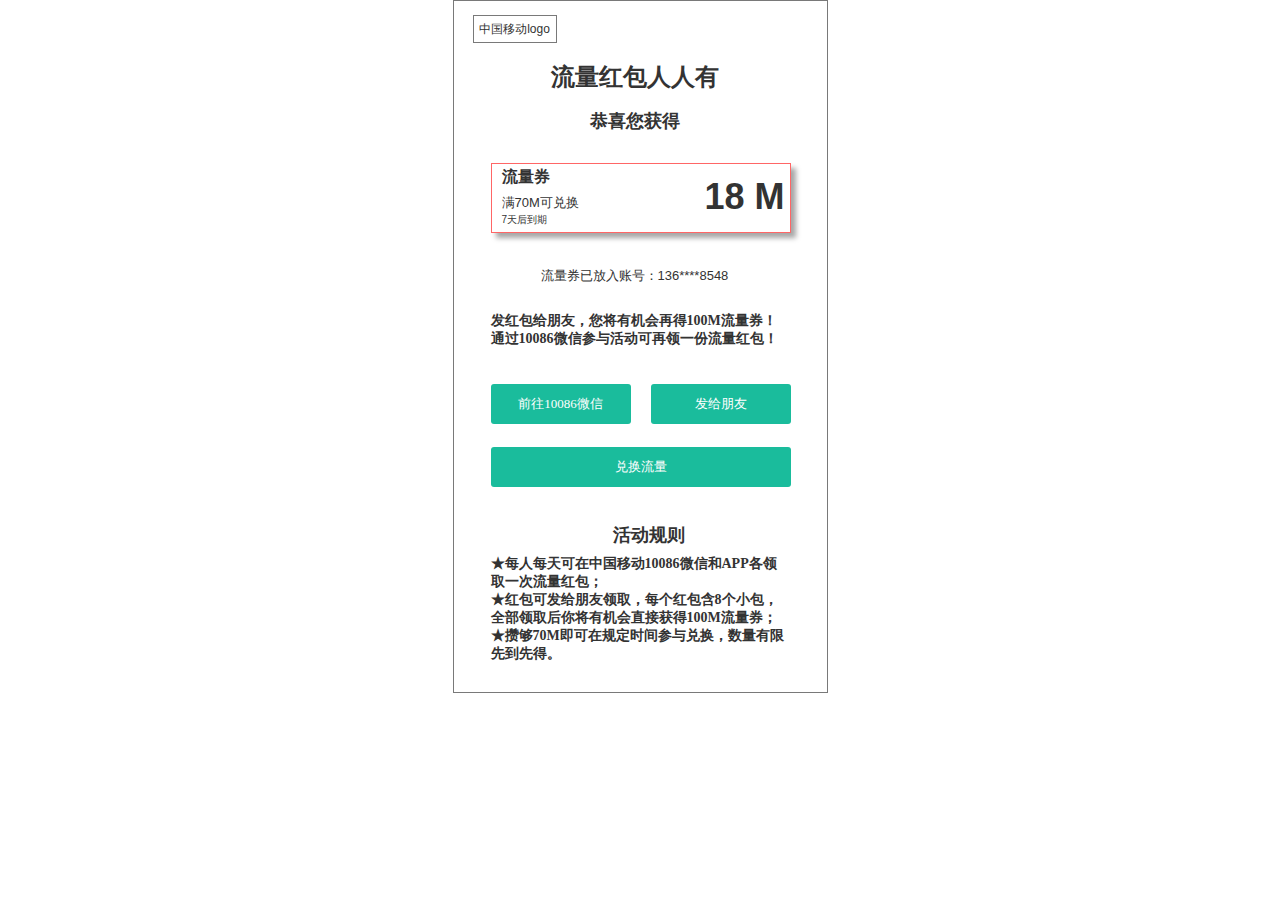
<file: result.html>
﻿<!DOCTYPE html>
<html>
  <head>
    <title>result</title>
    <meta http-equiv="X-UA-Compatible" content="IE=edge"/>
    <meta http-equiv="content-type" content="text/html; charset=utf-8"/>
    <meta name="viewport" content="width=device-width, initial-scale=1.0, user-scalable=no"/>
    <meta name="apple-mobile-web-app-capable" content="yes"/>
    <link href="resources/css/jquery-ui-themes.css" type="text/css" rel="stylesheet"/>
    <link href="resources/css/axure_rp_page.css" type="text/css" rel="stylesheet"/>
    <link href="data/styles.css" type="text/css" rel="stylesheet"/>
    <link href="files/result/styles.css" type="text/css" rel="stylesheet"/>
    <script src="resources/scripts/jquery-1.7.1.min.js"></script>
    <script src="resources/scripts/jquery-ui-1.8.10.custom.min.js"></script>
    <script src="resources/scripts/axure/axQuery.js"></script>
    <script src="resources/scripts/axure/globals.js"></script>
    <script src="resources/scripts/axutils.js"></script>
    <script src="resources/scripts/axure/annotation.js"></script>
    <script src="resources/scripts/axure/axQuery.std.js"></script>
    <script src="resources/scripts/axure/doc.js"></script>
    <script src="data/document.js"></script>
    <script src="resources/scripts/messagecenter.js"></script>
    <script src="resources/scripts/axure/events.js"></script>
    <script src="resources/scripts/axure/recording.js"></script>
    <script src="resources/scripts/axure/action.js"></script>
    <script src="resources/scripts/axure/expr.js"></script>
    <script src="resources/scripts/axure/geometry.js"></script>
    <script src="resources/scripts/axure/flyout.js"></script>
    <script src="resources/scripts/axure/ie.js"></script>
    <script src="resources/scripts/axure/model.js"></script>
    <script src="resources/scripts/axure/repeater.js"></script>
    <script src="resources/scripts/axure/sto.js"></script>
    <script src="resources/scripts/axure/utils.temp.js"></script>
    <script src="resources/scripts/axure/variables.js"></script>
    <script src="resources/scripts/axure/drag.js"></script>
    <script src="resources/scripts/axure/move.js"></script>
    <script src="resources/scripts/axure/visibility.js"></script>
    <script src="resources/scripts/axure/style.js"></script>
    <script src="resources/scripts/axure/adaptive.js"></script>
    <script src="resources/scripts/axure/tree.js"></script>
    <script src="resources/scripts/axure/init.temp.js"></script>
    <script src="files/result/data.js"></script>
    <script src="resources/scripts/axure/legacy.js"></script>
    <script src="resources/scripts/axure/viewer.js"></script>
    <script src="resources/scripts/axure/math.js"></script>
    <script type="text/javascript">
      $axure.utils.getTransparentGifPath = function() { return 'resources/images/transparent.gif'; };
      $axure.utils.getOtherPath = function() { return 'resources/Other.html'; };
      $axure.utils.getReloadPath = function() { return 'resources/reload.html'; };
    </script>
  </head>
  <body>
    <div id="base" class="">

      <!-- Unnamed (矩形) -->
      <div id="u20" class="ax_default box_1">
        <div id="u20_div" class=""></div>
        <!-- Unnamed () -->
        <div id="u21" class="text" style="display: none; visibility: hidden">
          <p><span></span></p>
        </div>
      </div>

      <!-- Unnamed (guize) -->

      <!-- Unnamed (矩形) -->
      <div id="u23" class="ax_default _三级标题">
        <div id="u23_div" class=""></div>
        <!-- Unnamed () -->
        <div id="u24" class="text" style="visibility: visible;">
          <p><span>活动规则</span></p>
        </div>
      </div>

      <!-- Unnamed (矩形) -->
      <div id="u25" class="ax_default _文本段落">
        <div id="u25_div" class=""></div>
        <!-- Unnamed () -->
        <div id="u26" class="text" style="visibility: visible;">
          <p><span>★每人每天可在中国移动10086微信和APP各领取一次流量红包；</span></p><p><span>★红包可发给朋友领取，每个红包含8个小包，全部领取后你将有机会直接获得100M流量券；</span></p><p><span>★攒够70M即可在规定时间参与兑换，数量有限先到先得。</span></p>
        </div>
      </div>

      <!-- Unnamed (矩形) -->
      <div id="u27" class="ax_default _二级标题">
        <div id="u27_div" class=""></div>
        <!-- Unnamed () -->
        <div id="u28" class="text" style="visibility: visible;">
          <p><span>流量红包人人有</span></p>
        </div>
      </div>

      <!-- Unnamed (矩形) -->
      <div id="u29" class="ax_default _三级标题">
        <div id="u29_div" class=""></div>
        <!-- Unnamed () -->
        <div id="u30" class="text" style="visibility: visible;">
          <p><span>恭喜您获得</span></p>
        </div>
      </div>

      <!-- 10M (组合) -->
      <div id="u31" class="ax_default" data-label="10M">

        <!-- Unnamed (矩形) -->
        <div id="u32" class="ax_default box_1">
          <div id="u32_div" class=""></div>
          <!-- Unnamed () -->
          <div id="u33" class="text" style="display: none; visibility: hidden">
            <p><span></span></p>
          </div>
        </div>

        <!-- Unnamed (矩形) -->
        <div id="u34" class="ax_default _三级标题">
          <div id="u34_div" class=""></div>
          <!-- Unnamed () -->
          <div id="u35" class="text" style="visibility: visible;">
            <p><span>18 M</span></p>
          </div>
        </div>

        <!-- Unnamed (矩形) -->
        <div id="u36" class="ax_default _三级标题">
          <div id="u36_div" class=""></div>
          <!-- Unnamed () -->
          <div id="u37" class="text" style="visibility: visible;">
            <p><span>流量券</span></p>
          </div>
        </div>

        <!-- Unnamed (矩形) -->
        <div id="u38" class="ax_default _文本段落">
          <div id="u38_div" class=""></div>
          <!-- Unnamed () -->
          <div id="u39" class="text" style="visibility: visible;">
            <p><span>满70M可兑换</span></p>
          </div>
        </div>

        <!-- Unnamed (矩形) -->
        <div id="u40" class="ax_default label">
          <div id="u40_div" class=""></div>
          <!-- Unnamed () -->
          <div id="u41" class="text" style="visibility: visible;">
            <p><span>7天后到期</span></p>
          </div>
        </div>
      </div>

      <!-- Unnamed (矩形) -->
      <div id="u42" class="ax_default _文本段落">
        <div id="u42_div" class=""></div>
        <!-- Unnamed () -->
        <div id="u43" class="text" style="visibility: visible;">
          <p><span>流量券已放入账号：136****8548</span></p>
        </div>
      </div>

      <!-- Unnamed (文本段落) -->
      <div id="u44" class="ax_default _文本段落">
        <img id="u44_img" class="img " src="images/result/u44.png"/>
        <!-- Unnamed () -->
        <div id="u45" class="text" style="visibility: visible;">
          <p><span>发红包给朋友，您将有机会再得100M流量券！</span></p><p><span>通过10086微信参与活动可再领一份流量红包！</span></p>
        </div>
      </div>

      <!-- 分享 (动态面板) -->
      <div id="u46" class="ax_default ax_default_hidden" data-label="分享" style="display: none; visibility: hidden">
        <div id="u46_state0" class="panel_state" data-label="State1">
          <div id="u46_state0_content" class="panel_state_content">

            <!-- Unnamed (矩形) -->
            <div id="u47" class="ax_default box_1">
              <div id="u47_div" class=""></div>
              <!-- Unnamed () -->
              <div id="u48" class="text" style="display: none; visibility: hidden">
                <p><span></span></p>
              </div>
            </div>

            <!-- Unnamed (矩形) -->
            <div id="u49" class="ax_default box_1 selected" selectiongroup="tab-basic-bnt">
              <div id="u49_div" class="selected"></div>
              <!-- Unnamed () -->
              <div id="u50" class="text" style="visibility: visible;">
                <p><span>微信</span></p>
              </div>
            </div>

            <!-- Unnamed (矩形) -->
            <div id="u51" class="ax_default box_1 selected" selectiongroup="tab-basic-bnt">
              <div id="u51_div" class="selected"></div>
              <!-- Unnamed () -->
              <div id="u52" class="text" style="visibility: visible;">
                <p><span>取消</span></p>
              </div>
            </div>

            <!-- Unnamed (矩形) -->
            <div id="u53" class="ax_default box_1 selected" selectiongroup="tab-basic-bnt">
              <div id="u53_div" class="selected"></div>
              <!-- Unnamed () -->
              <div id="u54" class="text" style="visibility: visible;">
                <p><span>分享给好友</span></p>
              </div>
            </div>

            <!-- Unnamed (矩形) -->
            <div id="u55" class="ax_default box_1">
              <div id="u55_div" class=""></div>
              <!-- Unnamed () -->
              <div id="u56" class="text" style="display: none; visibility: hidden">
                <p><span></span></p>
              </div>
            </div>

            <!-- Unnamed (矩形) -->
            <div id="u57" class="ax_default box_1 selected" selectiongroup="tab-basic-bnt">
              <div id="u57_div" class="selected"></div>
              <!-- Unnamed () -->
              <div id="u58" class="text" style="visibility: visible;">
                <p><span>朋友圈</span></p>
              </div>
            </div>

            <!-- Unnamed (矩形) -->
            <div id="u59" class="ax_default box_1">
              <div id="u59_div" class=""></div>
              <!-- Unnamed () -->
              <div id="u60" class="text" style="display: none; visibility: hidden">
                <p><span></span></p>
              </div>
            </div>

            <!-- Unnamed (矩形) -->
            <div id="u61" class="ax_default box_1 selected" selectiongroup="tab-basic-bnt">
              <div id="u61_div" class="selected"></div>
              <!-- Unnamed () -->
              <div id="u62" class="text" style="visibility: visible;">
                <p><span>QQ空间</span></p>
              </div>
            </div>

            <!-- Unnamed (矩形) -->
            <div id="u63" class="ax_default box_1">
              <div id="u63_div" class=""></div>
              <!-- Unnamed () -->
              <div id="u64" class="text" style="display: none; visibility: hidden">
                <p><span></span></p>
              </div>
            </div>

            <!-- Unnamed (矩形) -->
            <div id="u65" class="ax_default box_1 selected" selectiongroup="tab-basic-bnt">
              <div id="u65_div" class="selected"></div>
              <!-- Unnamed () -->
              <div id="u66" class="text" style="visibility: visible;">
                <p><span>QQ</span></p>
              </div>
            </div>

            <!-- Unnamed (矩形) -->
            <div id="u67" class="ax_default box_1">
              <div id="u67_div" class=""></div>
              <!-- Unnamed () -->
              <div id="u68" class="text" style="display: none; visibility: hidden">
                <p><span></span></p>
              </div>
            </div>

            <!-- Unnamed (矩形) -->
            <div id="u69" class="ax_default box_1 selected" selectiongroup="tab-basic-bnt">
              <div id="u69_div" class="selected"></div>
              <!-- Unnamed () -->
              <div id="u70" class="text" style="visibility: visible;">
                <p><span>新浪</span></p>
              </div>
            </div>

            <!-- Unnamed (矩形) -->
            <div id="u71" class="ax_default box_1">
              <div id="u71_div" class=""></div>
              <!-- Unnamed () -->
              <div id="u72" class="text" style="display: none; visibility: hidden">
                <p><span></span></p>
              </div>
            </div>

            <!-- Unnamed (矩形) -->
            <div id="u73" class="ax_default box_1 selected" selectiongroup="tab-basic-bnt">
              <div id="u73_div" class="selected"></div>
              <!-- Unnamed () -->
              <div id="u74" class="text" style="visibility: visible;">
                <p><span>短信</span></p>
              </div>
            </div>

            <!-- Unnamed (矩形) -->
            <div id="u75" class="ax_default box_1">
              <div id="u75_div" class=""></div>
              <!-- Unnamed () -->
              <div id="u76" class="text" style="display: none; visibility: hidden">
                <p><span></span></p>
              </div>
            </div>

            <!-- Unnamed (图片) -->
            <div id="u77" class="ax_default image1">
              <img id="u77_img" class="img " src="images/result/u77.svg"/>
              <!-- Unnamed () -->
              <div id="u78" class="text" style="display: none; visibility: hidden">
                <p><span></span></p>
              </div>
            </div>

            <!-- Unnamed (图片) -->
            <div id="u79" class="ax_default image1">
              <img id="u79_img" class="img " src="images/result/u79.svg"/>
              <!-- Unnamed () -->
              <div id="u80" class="text" style="display: none; visibility: hidden">
                <p><span></span></p>
              </div>
            </div>

            <!-- Unnamed (图片) -->
            <div id="u81" class="ax_default image1">
              <img id="u81_img" class="img " src="images/result/u81.svg"/>
              <!-- Unnamed () -->
              <div id="u82" class="text" style="display: none; visibility: hidden">
                <p><span></span></p>
              </div>
            </div>

            <!-- Unnamed (图片) -->
            <div id="u83" class="ax_default image1">
              <img id="u83_img" class="img " src="images/result/u83.svg"/>
              <!-- Unnamed () -->
              <div id="u84" class="text" style="display: none; visibility: hidden">
                <p><span></span></p>
              </div>
            </div>

            <!-- Unnamed (图片) -->
            <div id="u85" class="ax_default image1">
              <img id="u85_img" class="img " src="images/result/u85.svg"/>
              <!-- Unnamed () -->
              <div id="u86" class="text" style="display: none; visibility: hidden">
                <p><span></span></p>
              </div>
            </div>

            <!-- Unnamed (图片) -->
            <div id="u87" class="ax_default image1">
              <img id="u87_img" class="img " src="images/result/u87.svg"/>
              <!-- Unnamed () -->
              <div id="u88" class="text" style="display: none; visibility: hidden">
                <p><span></span></p>
              </div>
            </div>
          </div>
        </div>
      </div>

      <!-- Unnamed (矩形) -->
      <div id="u89" class="ax_default box_1">
        <div id="u89_div" class=""></div>
        <!-- Unnamed () -->
        <div id="u90" class="text" style="visibility: visible;">
          <p><span>兑换流量</span></p>
        </div>
      </div>

      <!-- Unnamed (矩形) -->
      <div id="u91" class="ax_default box_1">
        <div id="u91_div" class=""></div>
        <!-- Unnamed () -->
        <div id="u92" class="text" style="visibility: visible;">
          <p><span>发给朋友</span></p>
        </div>
      </div>

      <!-- Unnamed (矩形) -->
      <div id="u93" class="ax_default box_1">
        <div id="u93_div" class=""></div>
        <!-- Unnamed () -->
        <div id="u94" class="text" style="visibility: visible;">
          <p><span>前往10086微信</span></p>
        </div>
      </div>

      <!-- 微信弹窗 (动态面板) -->
      <div id="u95" class="ax_default ax_default_hidden" data-label="微信弹窗" style="display: none; visibility: hidden">
        <div id="u95_state0" class="panel_state" data-label="State1">
          <div id="u95_state0_content" class="panel_state_content">

            <!-- Unnamed (矩形) -->
            <div id="u96" class="ax_default box_1">
              <div id="u96_div" class=""></div>
              <!-- Unnamed () -->
              <div id="u97" class="text" style="display: none; visibility: hidden">
                <p><span></span></p>
              </div>
            </div>

            <!-- Unnamed (图片) -->
            <div id="u98" class="ax_default image1">
              <img id="u98_img" class="img " src="images/result/u98.svg"/>
              <!-- Unnamed () -->
              <div id="u99" class="text" style="display: none; visibility: hidden">
                <p><span></span></p>
              </div>
            </div>

            <!-- Unnamed (矩形) -->
            <div id="u100" class="ax_default _三级标题">
              <div id="u100_div" class=""></div>
              <!-- Unnamed () -->
              <div id="u101" class="text" style="visibility: visible;">
                <p><span>温馨提示</span></p>
              </div>
            </div>

            <!-- Unnamed (矩形) -->
            <div id="u102" class="ax_default _文本段落">
              <div id="u102_div" class=""></div>
              <!-- Unnamed () -->
              <div id="u103" class="text" style="visibility: visible;">
                <p><span>微信搜索关注公众号</span></p><p><span>“中国移动10086”</span></p><p><span>还可再领取1份流量红包</span></p><p><span>关注后回复“</span><span style="color:#FF3333;">流量红包</span><span>”即可</span></p>
              </div>
            </div>
          </div>
        </div>
      </div>

      <!-- Unnamed (矩形) -->
      <div id="u104" class="ax_default box_1">
        <div id="u104_div" class=""></div>
        <!-- Unnamed () -->
        <div id="u105" class="text" style="visibility: visible;">
          <p><span>中国移动logo</span></p>
        </div>
      </div>
    </div>
  </body>
</html>
</file>
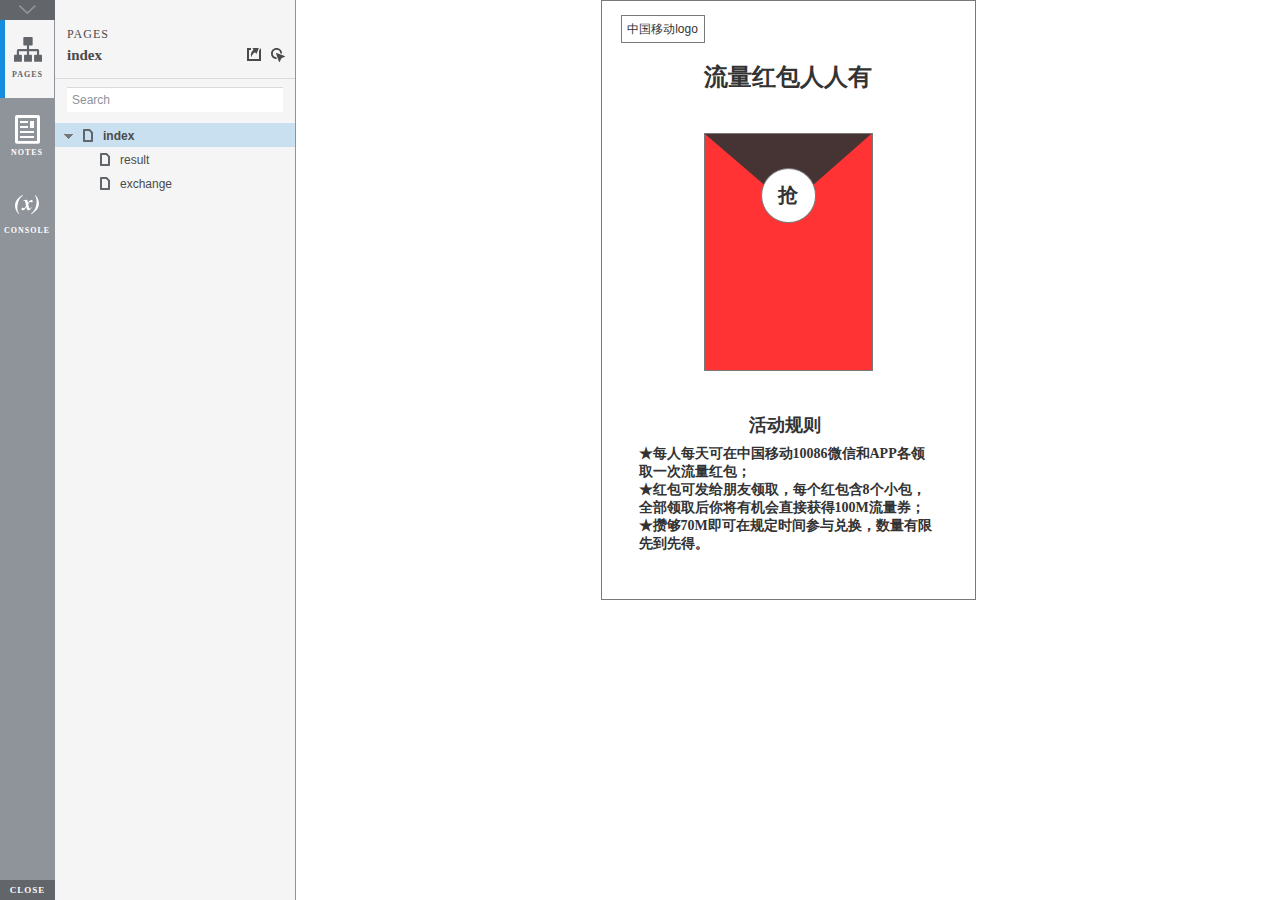
<file: start.html>
﻿<!DOCTYPE html>
<html xmlns="http://www.w3.org/1999/xhtml" xml:lang="en" lang="en">
<head>
    <title>Untitled Document</title>
    <meta http-equiv="X-UA-Compatible" content="IE=edge"/>
    <meta http-equiv="content-type" content="text/html; charset=utf-8" />
    <meta name="viewport" content="width=device-width, initial-scale=1.0" />
    <meta name="apple-mobile-web-app-capable" content="yes" />
    <link type="text/css" href="resources/css/reset.css" rel="Stylesheet" />
    <link type="text/css" href="resources/css/default.css" rel="Stylesheet" />
    <!--<link href='https://fonts.googleapis.com/css?family=Nunito:300' rel='stylesheet' type='text/css'>-->

    <script type="text/javascript">
        if (location.href.toString().indexOf('file://localhost/') == 0) {
            location.href = location.href.toString().replace('file://localhost/', 'file:///');
        }
    </script>

    <script type="text/javascript" src="resources/scripts/jquery-1.7.1.min.js"></script>
    <script type="text/javascript" src="resources/scripts/player/splitter.js"></script>
    <script type="text/javascript" src="resources/scripts/axutils.js"></script>
    <script type="text/javascript" src="resources/scripts/player/axplayer.js"></script>
    <script type="text/javascript" src="resources/scripts/messagecenter.js"></script>
    <script type="text/javascript" src="data/document.js"></script>
    <style type="text/css">

#outerContainer {
	width:1000px;
	height:1500px;
}

.vsplitbar {
    width: 3px;
    /*background: #B9B9B9;*/
    border-right: 1px solid #8f949a;
}

.vsplitbar:hover, .vsplitbar.active {
    background: #8f949a;
}

#rightPanel {
    background-color: White;
}

/*#leftPanel {
    min-width: 120px;
}*/

.splitterMask {
   position:absolute;
   top: 0;
   left: 0;
   width: 100%;
   height: 100%;
   overflow: hidden;
   background-image: url(resources/images/transparent.gif);
   z-index: 20000;
}

    </style>
    <script type="text/javascript" language="JavaScript"><!--
        var SITEMAP_COLLAPSE_VAR_NAME = 'c';
        var PLUGIN_VAR_NAME = 'g';
        var FOOTNOTES_VAR_NAME = 'fn';
        var ADAPTIVE_VIEW_VAR_NAME = 'view';
        var lastLeftPanelWidth = 295;
        var toolBarOnly = true;

        // isolate scope
        (function() {
            setUpController();
            
            var configuration = $axure.document.configuration;
            var _settings = {};
            _settings.projectId = configuration.prototypeId;
            _settings.isAxshare = configuration.isAxshare;
            _settings.loadFeedbackPlugin = configuration.loadFeedbackPlugin;
            var cHash = getHashStringVar(SITEMAP_COLLAPSE_VAR_NAME);
            _settings.startCollapsed = cHash == "1";
            if(cHash == "2") closePlayer();
            var gHash = getHashStringVar(PLUGIN_VAR_NAME);
            if(gHash == "") gHash = 1;
            _settings.startPluginGid = gHash;

            $axure.player.settings = _settings;

            $(window).bind('load', function() {
                if(CHROME_5_LOCAL && !$('body').attr('pluginDetected')) {
                    window.location = 'resources/chrome/chrome.html';
                }
            });

            $(document).ready(function() {
                $axure.page.bind('load.start', mainFrame_onload);
                $axure.messageCenter.addMessageListener(messageCenter_message);

                $(document).on('pluginShown', function (event, data) {
                    setVarInCurrentUrlHash('g', data ? data : '');
                });

                $(document).on('pluginCreated', function(event, data) {
                    if($axure.player.settings.startPluginGid == data) {
                        $axure.player.showPlugin(data);
                    }
                });

                if($axure.player.settings.loadFeedbackPlugin) {
                    if($axure.player.settings.isAxshare) {
                        $axure.utils.loadJS('/Scripts/plugins/feedback/feedback8.js');
                    } else {
                        $axure.utils.loadJS('http://share.axure.com/Scripts/plugins/feedback/feedback8.js');
                    }
                }

                if(navigator.userAgent.indexOf("MSIE") >= 0) $('#outerContainer').width('100%');
                initialize();
                if($axure.player.settings.startCollapsed) $('#outerContainer').splitter({ sizeLeft: 0 });
                else $('#outerContainer').splitter({ sizeLeft: lastLeftPanelWidth });
                $('#leftPanel').width(lastLeftPanelWidth);
                
                $(window).resize(function() { resizeContent(); });

                $('#maximizePanelContainer').hide();

                initializeLogo();

                $(window).resize();
                resizeContent();
                
                $axure.player.collapseToBar();

                if($axure.player.settings.startCollapsed) {
                    collapse();
                    $('#leftPanel').width(0);
                }

                if(MOBILE_DEVICE) {
                    $('#interfaceControlFrameMinimizeContainer').height('45px');
                    $('#interfaceControlFrameMinimizeContainer a').height('45px');
                    $('#interfaceControlFrameHeaderContainer').css('margin-top','45px');
                    $('#interfaceControlFrameCloseContainer a').css('padding','10px 0px');
                    $('#maximizePanelContainer').height('45px');//.css('top','inherit').css('bottom','0px');

                    $('body').removeClass('hashover');

                    if(IOS) {
                        $('#rightPanel').css('overflow', 'auto').css('-webkit-overflow-scrolling', 'touch').css('-ms-overflow-x', 'hidden');

                        window.addEventListener("orientationchange", function() {
                            var viewport = document.querySelector("meta[name=viewport]");
                            //so iOS doesn't zoom when switching back to portrait
                            viewport.setAttribute('content', 'width=device-width, initial-scale=1.0, maximum-scale=1.0');
                            viewport.setAttribute('content', 'width=device-width, initial-scale=1.0');
                            resizeContent();
                        }, false);

                        $axure.page.bind('load.start', function() {
                            resizeContent();
                        });
                    }
                }

            });

            function initialize() {
                var legacyQString = getQueryString("Page");
                if (legacyQString.length > 0) {
                    location.href = location.href.substring(0, location.href.indexOf("?")) + "#p=" + legacyQString;
                    return;
                }

                var mainFrame = document.getElementById("mainFrame");
                mainFrame.contentWindow.location.href = getInitialUrl();
            }

            function initializeLogo() {
                if($axure.document.configuration.logoImagePath) {
                    var image = new Image();
                    image.onload = function() {
                        $('#logoImage').css('max-width', this.width + 'px');
                        $axure.player.resizeContent();
                    };
                    image.src = $axure.document.configuration.logoImagePath;
                
                    $('#interfaceControlFrameLogoImageContainer').html('<img id="logoImage" src="" />');
                    $('#logoImage').attr('src', $axure.document.configuration.logoImagePath).load(function() { resizeContent(); });
                } else $('#interfaceControlFrameLogoImageContainer').hide();

                if ($axure.document.configuration.logoImageCaption) {
                    $('#interfaceControlFrameLogoCaptionContainer').html($axure.document.configuration.logoImageCaption);
                } else $('#interfaceControlFrameLogoCaptionContainer').hide();

                if(!$('#interfaceControlFrameLogoImageContainer').is(':visible') && !$('#interfaceControlFrameLogoCaptionContainer').is(':visible')) {
                    $('#interfaceControlFrameLogoContainer').hide();
                }
            }

            var resizeContent = $axure.player.resizeContent = function() {
                var newHeight = $(window).height();
                var newWidth = $(window).width();

                var controlContainerHeight = newHeight;// - 30;
                if($('#interfaceControlFrameLogoContainer').is(':visible')) controlContainerHeight -= $('#interfaceControlFrameLogoContainer').outerHeight();// + 16;

                $('#outerContainer').height(newHeight).width(newWidth);
                $('.vsplitbar').height(newHeight);
                $('#leftPanel').height(newHeight);
                $('#interfaceControlFrame').height(newHeight);
                $('#interfaceControlFrameContainer').height(newHeight);
                $('#interfaceControlFrameHostContainer').height(controlContainerHeight);

                $('#rightPanel').height(newHeight);
                $('#mainFrame').height(newHeight);

                if($('#leftPanel').is(':visible')) $('#rightPanel').width($(window).width() - $('#leftPanel').width() - 1);// $('.vsplitbar').width());
                else $('#rightPanel').width($(window).width());

                $(document).trigger('ContainerHeightChange',[controlContainerHeight]);

                if(MOBILE_DEVICE) {
                    if(!(getHashStringVar(ADAPTIVE_VIEW_VAR_NAME).length > 0)) $axure.messageCenter.postMessage('setAdaptiveViewForSize', {'width':newWidth, 'height':$('#rightPanel').height()});
                }
            }

            var collapseToBar = $axure.player.collapseToBar = function() {
                lastLeftPanelWidth = $('#leftPanel').width();
                $('#leftPanel').width('55px');
                $('.vsplitbar').hide();
                $('#rightPanel').width($(window).width() - $('#leftPanel').width());
                $(window).resize();
                $('#outerContainer').trigger('resize');
                toolBarOnly = true;
            }

            var expandFromBar = $axure.player.expandFromBar = function() {
                if($('.vsplitbar').is(':visible')) return;

                $('#leftPanel').width(lastLeftPanelWidth);
                $('.vsplitbar').show();
                $('#rightPanel').width($(window).width() - $('#leftPanel').width() - 1);// $('.vsplitbar').width());
                $(window).resize();
                $('#outerContainer').trigger('resize');
                toolBarOnly = false;
            }

        })();

        function messageCenter_message(message, data) {
            if(message == 'expandFrame') expand();
            else if(message == 'getCollapseFrameOnLoad' && $axure.player.settings.startCollapsed && !MOBILE_DEVICE) $axure.messageCenter.postMessage('collapseFrameOnLoad');
        }

        
        function getInitialUrl() {
            var pageName = getHashStringVar("p");
            if(pageName.length > 0) return pageName + ".html";
            else {
                var url = getFirstPageUrl($axure.document.sitemap.rootNodes);
                return (url ? url : "about:blank");
            }
        }

        function getFirstPageUrl(nodes) {
            for (var i = 0; i < nodes.length; i++) {
                var node = nodes[i];
                if (node.url) return node.url;
                else {
                    var hasChildren = (node.children && node.children.length > 0);
                    if (hasChildren) {
                        var url = getFirstPageUrl(node.children);
                        if (url) return url;
                    }
                }
            }
            return null;
        }

        function closePlayer() {
            if($axure.page.location) window.location.href = $axure.page.location;
            else {
                var pageFile = getInitialUrl();
                var currentLocation = window.location.toString();
                window.location.href = currentLocation.substr(0, currentLocation.lastIndexOf("/") + 1) + pageFile;
            }
        }

        function replaceHash(newHash) {
            var currentLocWithoutHash = window.location.toString().split('#')[0];

            //We use replace so that every hash change doesn't get appended to the history stack.
            //We use replaceState in browsers that support it, else replace the location
            if(typeof window.history.replaceState != 'undefined') {
                try {
                    //Chrome 45 (Version 45.0.2454.85 m) started throwing an error here when generated locally (this only happens with sitemap open) which broke all interactions.
                    //try catch breaks the url adjusting nicely when the sitemap is open, but all interactions and forward and back buttons work.
                    //Uncaught SecurityError: Failed to execute 'replaceState' on 'History': A history state object with URL 'file:///C:/Users/Ian/Documents/Axure/HTML/Untitled/start.html#p=home' cannot be created in a document with origin 'null'.
                    window.history.replaceState(null, null, currentLocWithoutHash + newHash);
                } catch(ex) {}
            } else {
                window.location.replace(currentLocWithoutHash + newHash);
            }
        }

        function collapse() {
            setVarInCurrentUrlHash('c', 1);
            if(!toolBarOnly) lastLeftPanelWidth = $('#leftPanel').width();

            $('#maximizePanelContainer').show();
            $('#leftPanel').hide();
            $('.vsplitbar').hide();
            $('#rightPanel').width($(window).width());
            $(window).resize();
            $('#outerContainer').trigger('resize');

            $(document).trigger('sidebarCollapse');

            if(MOBILE_DEVICE) {
                $('#maximizePanelContainer').animate({
                    top:$('#rightPanel').height() - $('#maximizePanelContainer').height()
                }, 300, 'swing', function() {
                    $('#maximizePanelContainer').css('top', 'inherit').css('bottom', '0px');
                });
            }
        }

        function expand() {
            if(MOBILE_DEVICE) {
                $('#maximizePanelContainer').css('top', '0px').css('bottom', 'inherit');
            }

            deleteVarFromCurrentUrlHash('c');
            $('#maximizePanelContainer').hide();
            $('#leftPanel').width(lastLeftPanelWidth);
            $('#leftPanel').show();
            if(!toolBarOnly) {
                $('.vsplitbar').show();
                $('#rightPanel').width($(window).width() - $('#leftPanel').width() - 1);
            } else {
                $axure.player.collapseToBar();
            }
            $(window).resize();
            $('#outerContainer').trigger('resize');

            $(document).trigger('sidebarExpanded');
        }


        function mainFrame_onload() {
            if($axure.page.pageName) document.title = $axure.page.pageName;
        }

        function getQueryString(query) {
            var qstring = self.location.href.split("?");
            if(qstring.length < 2) return "";
            return GetParameter(qstring, query);
        }
        
        function GetParameter(qstring, query) {
            var prms = qstring[1].split("&");
            var frmelements = new Array();
            var currprmeter, querystr = "";

            for(var i = 0; i < prms.length; i++) {
                currprmeter = prms[i].split("=");
                frmelements[i] = new Array();
                frmelements[i][0] = currprmeter[0];
                frmelements[i][1] = currprmeter[1];
            }

            for(j = 0; j < frmelements.length; j++) {
                if(frmelements[j][0].toLowerCase() == query.toLowerCase()) {
                    querystr = frmelements[j][1];
                    break;
                }
            }
            return querystr;
        }
        
        function getHashStringVar(query) {
            var qstring = self.location.href.split("#");
            if(qstring.length < 2) return "";
            return GetParameter(qstring, query);
        }

        function setHashStringVar(currentHash, varName, varVal) {
            var varWithEqual = varName + '=';
            var poundVarWithEqual = varVal === '' ? '' :  '#' + varName + '=' + varVal;
            var ampVarWithEqual = varVal === '' ? '' :  '&' + varName + '=' + varVal;
            var hashToSet = '';

            var pageIndex = currentHash.indexOf('#' + varWithEqual);
            if(pageIndex == -1) pageIndex = currentHash.indexOf('&' + varWithEqual);
            if(pageIndex != -1) {
                var newHash = currentHash.substring(0, pageIndex);

                newHash = newHash == '' ? poundVarWithEqual : newHash + ampVarWithEqual;

                var ampIndex = currentHash.indexOf('&', pageIndex + 1);
                if(ampIndex != -1) {
                    newHash = newHash == '' ? '#' + currentHash.substring(ampIndex + 1) : newHash + currentHash.substring(ampIndex);
                }
                hashToSet = newHash;
            } else if(currentHash.indexOf('#') != -1) {
                hashToSet = currentHash + ampVarWithEqual;
            } else {
                hashToSet = poundVarWithEqual;
            }

            if(hashToSet != '' || varVal == '') {
                return hashToSet;
            }

            return null;
        }

        function setVarInCurrentUrlHash(varName, varVal) {
            var newHash = setHashStringVar(window.location.hash, varName, varVal);

            if(newHash != null) {
                replaceHash(newHash);
            }
        }

        function deleteHashStringVar(currentHash, varName) {
            var varWithEqual = varName + '=';

            var pageIndex = currentHash.indexOf('#' + varWithEqual);
            if(pageIndex == -1) pageIndex = currentHash.indexOf('&' + varWithEqual);
            if(pageIndex != -1) {
                var newHash = currentHash.substring(0, pageIndex);

                var ampIndex = currentHash.indexOf('&', pageIndex + 1);

                //IF begin of string....if none blank, ELSE # instead of & and rest
                //IF in string....prefix + if none blank, ELSE &-rest
                if(newHash == '') { //beginning of string
                    newHash = ampIndex != -1 ? '#' + currentHash.substring(ampIndex + 1) : '';
                } else { //somewhere in the middle
                    newHash = newHash + (ampIndex != -1 ? currentHash.substring(ampIndex) : '');
                }

                return newHash;
            }

            return null;
        }

        function deleteVarFromCurrentUrlHash(varName) {
            var newHash = deleteHashStringVar(window.location.hash, varName);

            if(newHash != null) {
                replaceHash(newHash);
            }
        }
    --></script>

    <link type="text/css" rel="Stylesheet" href="plugins/sitemap/styles/sitemap.css" />
    <script type="text/javascript" src="plugins/sitemap/sitemap.js"></script>
    <link type="text/css" rel="Stylesheet" href="plugins/page_notes/styles/page_notes.css" />
    <script type="text/javascript" src="plugins/page_notes/page_notes.js"></script>
    <!--<link type="text/css" rel="Stylesheet" href="plugins/recordplay/styles/recordplay.css" />
    <script type="text/javascript" src="plugins/recordplay/recordplay.js"></script>-->
    <link type="text/css" rel="Stylesheet" href="plugins/debug/styles/debug.css" />
    <script type="text/javascript" src="plugins/debug/debug.js"></script>

</head>
<body scroll="no" class="hashover">
    <div id="outerContainer">

        <div id="leftPanel">
            <div id="interfaceControlFrame">
                <div id="interfaceControlFrameMinimizeContainer">
                    <a title="Collapse" id="interfaceControlFrameMinimizeButton" onclick="collapse();">&nbsp;</a>
                </div>
                <div id="interfaceControlFrameHeaderContainer">
                    <ul id="interfaceControlFrameHeader"></ul>
                </div>
                <div id="interfaceControlFrameContainer">
                    <div id="interfaceControlFrameLogoContainer">
                        <div id="interfaceControlFrameLogoImageContainer"></div>
                        <div id="interfaceControlFrameLogoCaptionContainer"></div>
                    </div>
                    <div id="interfaceControlFrameHostContainer">
                    </div>
                </div>
                <div id="interfaceControlFrameCloseContainer">
                    <a title="Close" id="interfaceControlFrameCloseButton" onclick="closePlayer();">CLOSE</a>
                </div>
            </div>
        </div>
        <div id="rightPanel">
            <iframe id="mainFrame" name="mainFrame" width="100%" height="100%" src="" frameborder="0" style="display: block;" webkitallowfullscreen mozallowfullscreen allowfullscreen></iframe>
        </div>

    </div>

    <div id="maximizePanelContainer">
        <iframe id="expandFrame" src="resources/expand.html" width="100%" height="100%" scrolling="no" allowtransparency="true" frameborder="0"></iframe>
    </div>

</body>
</html>
</file>
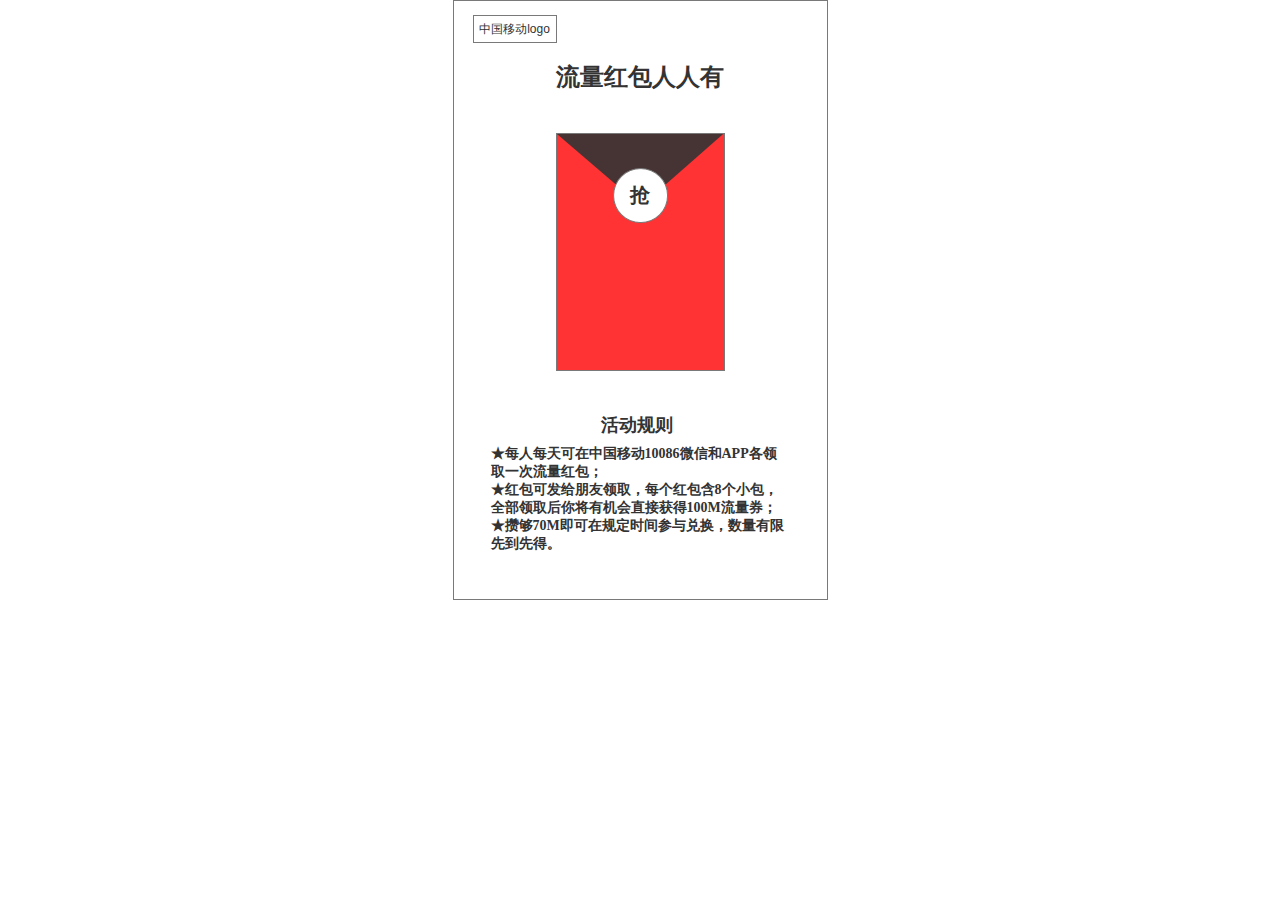
<file: resources/reload.html>
﻿<html>
	<head>
		<title></title>
	</head>
	<body>
	
	<script language="javascript">
	function getUrl() {
      var query = window.location.hash.substring(1);
      var vars = query.split("&&&");
      for (var i=0;i<vars.length;i++) {
        var url = vars[i];
        return decodeURI(url).replace("html%23","html#");
      } 
    }

    var rel = '../';
    var url = getUrl();
    if (url.indexOf(":") > 0 && url.indexOf(":") < 10) rel = '';
	self.location.href = rel + url;
	</script>
	
	</body>
</html>
</file>
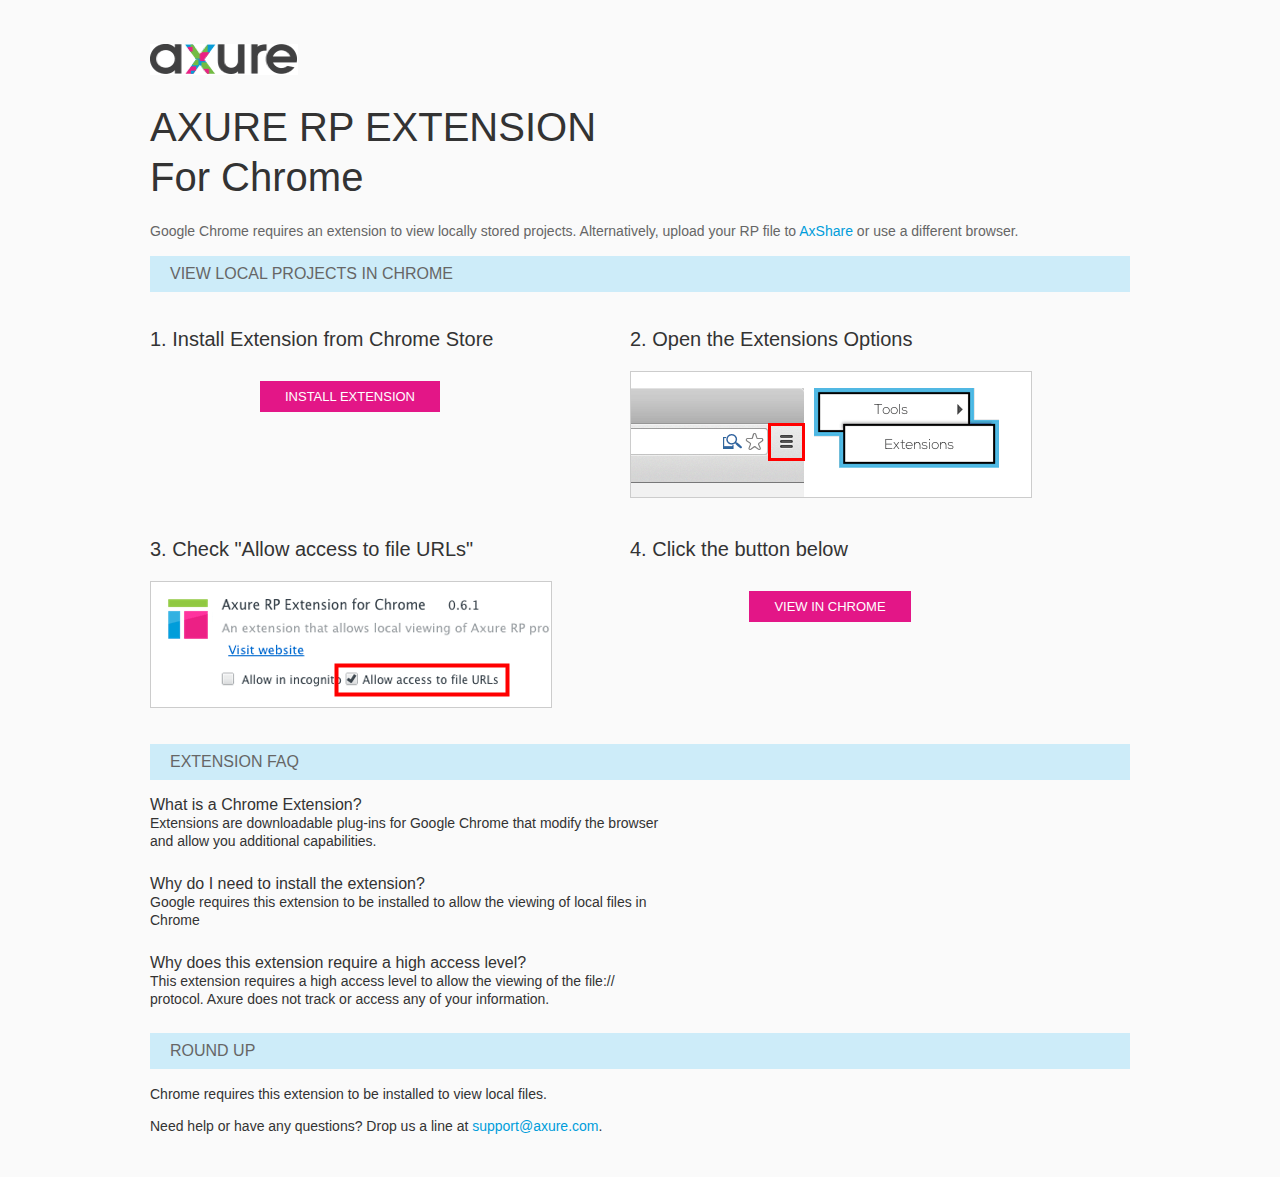
<file: resources/chrome/chrome.html>
<html>
<head>
    <title>Install the Axure RP Chrome Extension</title>
    <style type="text/css">
        *
        {
            font-family: Helvetica, Arial, sans-serif;
        }
        body
        {
            text-align: center;
            background-color: #fafafa;
        }
        p
        {
            font-size: 14px;
            line-height: 18px;
            color: #333333;
        }
        div.container
        {
            width: 980px;
            margin-left: auto;
            margin-right: auto;
            text-align: left;
        }
        a
        {
            text-decoration: none;
            color: #009dda;
        }
        .button
        {
            background: #E31687;
            font: normal 16px Arial, sans-serif;
            color: #FFFFFF;
            padding: 8px 25px 8px 25px;
            border: 0;
            display: inline-block;
            margin-top: 10px;
            text-transform: uppercase;
            font-size: 13px;
        }
        a:hover.button
        {
            opacity: .8;
        }
        div.left
        {
            width: 400px;
            float: left;
            margin-right: 80px;
        }
        div.right
        {
            width: 400px;
            float: left;
        }
        div.buttonContainer
        {
            text-align: center;
        }
        h1
        {
            font-size: 40px;
            color: #333333;
            line-height: 50px;
            margin-bottom: 20px;
            font-weight: normal;
        }
        h2
        {
            font-size: 38px;
            font-weight: normal;
            color: #08639C;
            text-align: center;
        }
        h3
        {
            font-size: 20px;
            color: #333333;
            font-weight: normal;
        }
        .heading
        {
            background-color: #cdecf9;
            height: 36px;
            line-height: 36px;
            padding-left: 20px;
            font-size: 16px;
            color: #666666;
        }
        span.faq
        {
            font-size: 16px;
            font-weight: normal;
            color: #333333;
            display: block;
        }
    </style>
</head>
<body>
    <div class="container">
        <br />
        <br />
        <img src="axure_logo.gif" alt="axure" />
        <br />
        <h1>
            AXURE RP EXTENSION<br />
            For Chrome</h1>
        <p style="font-size: 14px; color: #666666; margin-top: 10px;">
            Google Chrome requires an extension to view locally stored projects. Alternatively,
            upload your RP file to <a href="https://share.axure.com">AxShare</a> or use a different
            browser.</p>
        <h3 class="heading">
            VIEW LOCAL PROJECTS IN CHROME</h3>
        <div class="left">
            <h3>
                1. Install Extension from Chrome Store</h3>
            <div class="buttonContainer">
                <a class="button" href="https://chrome.google.com/webstore/detail/dogkpdfcklifaemcdfbildhcofnopogp"
                    target="_blank">Install Extension</a>
            </div>
        </div>
        <div class="right">
            <h3>
                2. Open the Extensions Options</h3>
            <img src="extensions_menu.gif" alt="extensions" />
        </div>
        <div style="clear: both; height: 20px;">
            &nbsp;</div>
        <div class="left">
            <h3>
                3. Check "Allow access to file URLs"</h3>
            <img src="allow_access.gif" alt="allow access" />
        </div>
        <div class="right">
            <h3>
                4. Click the button below</h3>
            <div class="buttonContainer">
                <a class="button" href="../../start.html">View in Chrome</a>
            </div>
        </div>
        <div style="clear: both; height: 20px;">
        </div>
        <h3 class="heading">
            EXTENSION FAQ</h3>
        <p>
            <span class="faq">What is a Chrome Extension?</span> Extensions are downloadable
            plug-ins for Google Chrome that modify the browser<br />
            and allow you additional capabilities.
        </p>
        <p style="margin-top: 25px;">
            <span class="faq">Why do I need to install the extension?</span> Google requires
            this extension to be installed to allow the viewing of local files in<br />
            Chrome
        </p>
        <p style="margin-top: 25px; margin-bottom: 25px;">
            <span class="faq">Why does this extension require a high access level?</span> This
            extension requires a high access level to allow the viewing of the file://<br />
            protocol. Axure does not track or access any of your information.
        </p>
        <h3 class="heading">
            ROUND UP</h3>
        <p>
            Chrome requires this extension to be installed to view local files.</p>
        <p>
            Need help or have any questions? Drop us a line at <a href="mailto:support@axure.com">
                support@axure.com</a>.
        </p>
        <div style="clear: both; height: 20px;">
        </div>
    </div>
</body>
</html>
</file>
<file: resources/css/axure_rp_page.css>
﻿/* so the window resize fires within a frame in IE7 */
html, body {
    height: 100%;
}

a {
    color: inherit;
}

p {
    margin: 0px;
    text-rendering: optimizeLegibility;
    font-feature-settings: "kern" 1;
    -webkit-font-feature-settings: "kern";
    -moz-font-feature-settings: "kern";
    -moz-font-feature-settings: "kern=1";
    font-kerning: normal;
}

iframe {
    background: #FFFFFF;
}

/* to match IE with C, FF */
input {
    padding: 1px 0px 1px 0px;
    box-sizing: border-box;
    -moz-box-sizing: border-box;
}

textarea {
    margin: 0px;
    box-sizing: border-box;
    -moz-box-sizing: border-box;
}

div.intcases {
    font-family: arial; 
    font-size: 12px;
    text-align:left; 
    border:1px solid #AAA; 
    background:#FFF none repeat scroll 0% 0%; 
    z-index:9999; 
    visibility:hidden; 
    position:absolute;
    padding: 0px;
    border-radius: 3px;
    white-space: nowrap;
}

div.intcaselink {
    cursor: pointer;
    padding: 3px 8px 3px 8px;
    margin: 5px;
    background:#EEE none repeat scroll 0% 0%; 
    border:1px solid #AAA;
    border-radius: 3px;
}

div.refpageimage {
    position: absolute;
    left: 0px;
    top: 0px;
    font-size: 0px;
    width: 16px;
    height: 16px;
    cursor: pointer;
    background-image: url(images/newwindow.gif);
    background-repeat: no-repeat;
}

div.annnoteimage {
    position: absolute;
    left: 0px;
    top: 0px;
    font-size: 0px;
    /*width: 16px;
    height: 12px;*/
    cursor: help;
    /*background-image: url(images/note.gif);*/
    /*background-repeat: no-repeat;*/
    width: 13px;
    height: 12px;
    padding-top: 1px;
    text-align: center;
    background-color: #138CDD;
    -moz-box-shadow: 1px 1px 3px #aaa;
    -webkit-box-shadow: 1px 1px 3px #aaa;
    box-shadow: 1px 1px 3px #aaa;
}

div.annnoteline {
    display: inline-block;
    width: 9px;
    height: 1px;
    border-bottom: 1px solid white;
    margin-top: 1px;
}

div.annnotelabel {
    position: absolute;
    left: 0px;
    top: 0px;
    font-family: Helvetica,Arial;
    font-size: 10px;
    /*border: 1px solid rgb(166,221,242);*/
    cursor: help;
    /*background:rgb(0,157,217) none repeat scroll 0% 0%;*/ 
    padding: 1px 3px 1px 3px;
    white-space: nowrap;
    color: white;
    
    background-color: #138CDD;
    -moz-box-shadow: 1px 1px 3px #aaa;
    -webkit-box-shadow: 1px 1px 3px #aaa;
    box-shadow: 1px 1px 3px #aaa;
}

.annotation {
    font-size: 12px;
    padding-left: 2px;
    margin-bottom: 5px;
}

.annotationName {
    /*font-size: 13px;
    font-weight: bold;
    margin-bottom: 3px;
    white-space: nowrap;*/

    font-family: 'Trebuchet MS';
    font-size: 14px;
    font-weight: bold;
    margin-bottom: 5px;
    white-space: nowrap;
}

.annotationValue {
    font-family: Arial, Helvetica, Sans-Serif;
    font-size: 12px;
    color: #4a4a4a;
    line-height: 21px;
    margin-bottom: 20px;
}

.noteLink {
    text-decoration: inherit;
    color: inherit;
}

.noteLink:hover {
    background-color: white;
}

/* this is a fix for the issue where dialogs jump around and takes the text-align from the body */
.dialogFix {
    position:absolute;
    text-align:left;
    border: 1px solid #8f949a;
}


@keyframes pulsate {
  from {
    box-shadow: 0 0 10px #15d6ba;
  }
  to {
    box-shadow: 0 0 20px #15d6ba;
  }
}

@-webkit-keyframes pulsate {
  from {
    -webkit-box-shadow: 0 0 10px #15d6ba;
    box-shadow: 0 0 10px #15d6ba;
  }
  to {
    -webkit-box-shadow: 0 0 20px #15d6ba;
    box-shadow: 0 0 20px #15d6ba;
  }
}
 
@-moz-keyframes pulsate {
  from {
    -moz-box-shadow: 0 0 10px #15d6ba;
    box-shadow: 0 0 10px #15d6ba;
  }
  to {
    -moz-box-shadow: 0 0 20px #15d6ba;
    box-shadow: 0 0 20px #15d6ba;
  }
}

.legacyPulsateBorder {
    /*border: 5px solid #15d6ba;
    margin: -5px;*/
    -moz-box-shadow: 0 0 10px 3px #15d6ba;
    box-shadow: 0 0 10px 3px #15d6ba;
}

.pulsateBorder {
  animation-name: pulsate;
  animation-timing-function: ease-in-out;
  animation-duration: 0.9s;
  animation-iteration-count: infinite;
  animation-direction: alternate;
  
  -webkit-animation-name: pulsate;
  -webkit-animation-timing-function: ease-in-out;
  -webkit-animation-duration: 0.9s;
  -webkit-animation-iteration-count: infinite;
  -webkit-animation-direction: alternate;

  -moz-animation-name: pulsate;
  -moz-animation-timing-function: ease-in-out;
  -moz-animation-duration: 0.9s;
  -moz-animation-iteration-count: infinite;
  -moz-animation-direction: alternate;
}

.ax_default_hidden, .ax_default_unplaced{
    display: none;
    visibility: hidden;
}

.widgetNoteSelected {
    -moz-box-shadow: 0 0 10px 3px #138CDD;
    box-shadow: 0 0 10px 3px #138CDD;
    /*-moz-box-shadow: 0 0 20px #3915d6;
    box-shadow: 0 0 20px #3915d6;*/
    /*border: 3px solid #3915d6;*/
    /*margin: -3px;*/
}


.singleImg {
    display: none;
    visibility: hidden;
}
</file>
<file: data/styles.css>
﻿.ax_default {
  font-family:'Arial Normal', 'Arial';
  font-weight:400;
  font-style:normal;
  font-size:13px;
  color:#333333;
  text-align:center;
  line-height:normal;
}
._图片 {
}
._一级标题 {
  font-family:'Arial Normal', 'Arial';
  font-weight:bold;
  font-style:normal;
  font-size:32px;
  text-align:left;
}
._二级标题 {
  font-family:'Arial Normal', 'Arial';
  font-weight:bold;
  font-style:normal;
  font-size:24px;
  text-align:left;
}
._三级标题 {
  font-family:'Arial Normal', 'Arial';
  font-weight:bold;
  font-style:normal;
  font-size:18px;
  text-align:left;
}
._四级标题 {
  font-family:'Arial Normal', 'Arial';
  font-weight:bold;
  font-style:normal;
  font-size:14px;
  text-align:left;
}
._五级标题 {
  font-family:'Arial Normal', 'Arial';
  font-weight:bold;
  font-style:normal;
  text-align:left;
}
._六级标题 {
  font-family:'Arial Normal', 'Arial';
  font-weight:bold;
  font-style:normal;
  font-size:10px;
  text-align:left;
}
._文本段落 {
  text-align:left;
}
._形状 {
}
.shape {
}
.image {
  color:#000000;
}
._形状1 {
  font-family:'Arial Normal', 'Arial';
  font-weight:400;
  font-style:normal;
  font-size:13px;
  color:#333333;
  text-align:center;
  line-height:normal;
}
.box_1 {
}
.ellipse {
}
.label {
  font-size:14px;
  text-align:left;
}
.image1 {
}
.line {
}
.icon {
}
</file>
<file: files/index/styles.css>
﻿body {
  margin:0px;
  background-image:none;
  position:relative;
  left:-0px;
  width:375px;
  margin-left:auto;
  margin-right:auto;
  text-align:left;
}
#base {
  position:absolute;
  z-index:0;
}
#u0_div {
  position:absolute;
  left:0px;
  top:0px;
  width:375px;
  height:600px;
  background:inherit;
  background-color:rgba(255, 255, 255, 1);
  box-sizing:border-box;
  border-width:1px;
  border-style:solid;
  border-color:rgba(121, 121, 121, 1);
  border-radius:0px;
  -moz-box-shadow:none;
  -webkit-box-shadow:none;
  box-shadow:none;
}
#u0 {
  position:absolute;
  left:0px;
  top:0px;
  width:375px;
  height:600px;
}
#u1 {
  position:absolute;
  left:2px;
  top:292px;
  width:371px;
  visibility:hidden;
  word-wrap:break-word;
}
#u2_div {
  position:absolute;
  left:0px;
  top:0px;
  width:84px;
  height:28px;
  background:inherit;
  background-color:rgba(255, 255, 255, 0);
  box-sizing:border-box;
  border-width:1px;
  border-style:solid;
  border-color:rgba(121, 121, 121, 1);
  border-radius:0px;
  -moz-box-shadow:none;
  -webkit-box-shadow:none;
  box-shadow:none;
  font-size:12px;
}
#u2 {
  position:absolute;
  left:20px;
  top:15px;
  width:84px;
  height:28px;
  font-size:12px;
}
#u3 {
  position:absolute;
  left:2px;
  top:6px;
  width:80px;
  word-wrap:break-word;
}
#u4_div {
  position:absolute;
  left:0px;
  top:0px;
  width:169px;
  height:28px;
  background:inherit;
  background-color:rgba(255, 255, 255, 0);
  border:none;
  border-radius:0px;
  -moz-box-shadow:none;
  -webkit-box-shadow:none;
  box-shadow:none;
  font-family:'Arial Negreta', 'Arial Normal', 'Arial';
  font-weight:700;
  font-style:normal;
}
#u4 {
  position:absolute;
  left:103px;
  top:61px;
  width:169px;
  height:28px;
  font-family:'Arial Negreta', 'Arial Normal', 'Arial';
  font-weight:700;
  font-style:normal;
}
#u5 {
  position:absolute;
  left:0px;
  top:0px;
  width:169px;
  white-space:nowrap;
}
#u6 {
  position:absolute;
  left:0px;
  top:0px;
  width:0px;
  height:0px;
}
#u7_div {
  position:absolute;
  left:0px;
  top:0px;
  width:169px;
  height:238px;
  background:inherit;
  background-color:rgba(255, 51, 51, 1);
  box-sizing:border-box;
  border-width:1px;
  border-style:solid;
  border-color:rgba(121, 121, 121, 1);
  border-radius:0px;
  -moz-box-shadow:none;
  -webkit-box-shadow:none;
  box-shadow:none;
}
#u7 {
  position:absolute;
  left:103px;
  top:133px;
  width:169px;
  height:238px;
}
#u8 {
  position:absolute;
  left:2px;
  top:111px;
  width:165px;
  visibility:hidden;
  word-wrap:break-word;
}
#u9_img {
  position:absolute;
  left:0px;
  top:0px;
  width:166px;
  height:72px;
}
#u9 {
  position:absolute;
  left:104px;
  top:134px;
  width:166px;
  height:72px;
  opacity:0.9;
}
#u10 {
  position:absolute;
  left:2px;
  top:28px;
  width:162px;
  visibility:hidden;
  word-wrap:break-word;
}
#u11_img {
  position:absolute;
  left:0px;
  top:0px;
  width:55px;
  height:55px;
}
#u11 {
  position:absolute;
  left:160px;
  top:168px;
  width:55px;
  height:55px;
  font-family:'Arial Negreta', 'Arial Normal', 'Arial';
  font-weight:700;
  font-style:normal;
  font-size:20px;
}
#u12 {
  position:absolute;
  left:2px;
  top:16px;
  width:51px;
  word-wrap:break-word;
}
#u13_div {
  position:absolute;
  left:0px;
  top:0px;
  width:73px;
  height:22px;
  background:inherit;
  background-color:rgba(255, 255, 255, 0);
  border:none;
  border-radius:0px;
  -moz-box-shadow:none;
  -webkit-box-shadow:none;
  box-shadow:none;
  font-family:'Arial Negreta', 'Arial Normal', 'Arial';
  font-weight:700;
  font-style:normal;
}
#u13 {
  position:absolute;
  left:148px;
  top:413px;
  width:73px;
  height:22px;
  font-family:'Arial Negreta', 'Arial Normal', 'Arial';
  font-weight:700;
  font-style:normal;
}
#u14 {
  position:absolute;
  left:0px;
  top:0px;
  width:73px;
  white-space:nowrap;
}
#u15_div {
  position:absolute;
  left:0px;
  top:0px;
  width:300px;
  height:120px;
  background:inherit;
  background-color:rgba(255, 255, 255, 0);
  border:none;
  border-radius:0px;
  -moz-box-shadow:none;
  -webkit-box-shadow:none;
  box-shadow:none;
  font-family:'苹方 粗体', '苹方';
  font-weight:700;
  font-style:normal;
  font-size:14px;
}
#u15 {
  position:absolute;
  left:38px;
  top:445px;
  width:300px;
  height:120px;
  font-family:'苹方 粗体', '苹方';
  font-weight:700;
  font-style:normal;
  font-size:14px;
}
#u16 {
  position:absolute;
  left:0px;
  top:0px;
  width:300px;
  word-wrap:break-word;
}
#u17 {
  position:absolute;
  left:103px;
  top:134px;
  width:169px;
  height:238px;
  overflow:hidden;
  visibility:hidden;
}
#u17_state0 {
  position:absolute;
  left:0px;
  top:0px;
  width:169px;
  height:238px;
  -ms-overflow-x:hidden;
  overflow-x:hidden;
  -ms-overflow-y:hidden;
  overflow-y:hidden;
  background-image:none;
}
#u17_state0_content {
  position:absolute;
  left:0px;
  top:0px;
  width:1px;
  height:1px;
}
#u18_img {
  position:absolute;
  left:0px;
  top:0px;
  width:326px;
  height:296px;
}
#u18 {
  position:absolute;
  left:-79px;
  top:-31px;
  width:326px;
  height:296px;
}
#u19 {
  position:absolute;
  left:2px;
  top:140px;
  width:322px;
  visibility:hidden;
  word-wrap:break-word;
}
</file>
<file: files/duihuan/styles.css>
﻿body {
  margin:0px;
  background-image:none;
  position:relative;
  left:-0px;
  width:375px;
  margin-left:auto;
  margin-right:auto;
  text-align:left;
}
#base {
  position:absolute;
  z-index:0;
}
#u117_div {
  position:absolute;
  left:0px;
  top:0px;
  width:375px;
  height:650px;
  background:inherit;
  background-color:rgba(255, 255, 255, 1);
  box-sizing:border-box;
  border-width:1px;
  border-style:solid;
  border-color:rgba(121, 121, 121, 1);
  border-radius:0px;
  -moz-box-shadow:none;
  -webkit-box-shadow:none;
  box-shadow:none;
}
#u117 {
  position:absolute;
  left:0px;
  top:0px;
  width:375px;
  height:650px;
}
#u118 {
  position:absolute;
  left:2px;
  top:317px;
  width:371px;
  visibility:hidden;
  word-wrap:break-word;
}
#u119_div {
  position:absolute;
  left:0px;
  top:0px;
  width:169px;
  height:28px;
  background:inherit;
  background-color:rgba(255, 255, 255, 0);
  border:none;
  border-radius:0px;
  -moz-box-shadow:none;
  -webkit-box-shadow:none;
  box-shadow:none;
  font-family:'Arial Negreta', 'Arial Normal', 'Arial';
  font-weight:700;
  font-style:normal;
}
#u119 {
  position:absolute;
  left:103px;
  top:60px;
  width:169px;
  height:28px;
  font-family:'Arial Negreta', 'Arial Normal', 'Arial';
  font-weight:700;
  font-style:normal;
}
#u120 {
  position:absolute;
  left:0px;
  top:0px;
  width:169px;
  white-space:nowrap;
}
#u121 {
  position:absolute;
  left:38px;
  top:110px;
}
#u121_state0 {
  position:relative;
  left:0px;
  top:0px;
  background-image:none;
}
#u121_state0_content {
  position:absolute;
  left:0px;
  top:0px;
  width:1px;
  height:1px;
}
#u122 {
  position:absolute;
  left:0px;
  top:0px;
  width:0px;
  height:0px;
}
#u123_div {
  position:absolute;
  left:0px;
  top:0px;
  width:300px;
  height:170px;
  background:inherit;
  background-color:rgba(255, 255, 255, 1);
  box-sizing:border-box;
  border-width:1px;
  border-style:solid;
  border-color:rgba(121, 121, 121, 1);
  border-radius:5px;
  -moz-box-shadow:none;
  -webkit-box-shadow:none;
  box-shadow:none;
}
#u123 {
  position:absolute;
  left:0px;
  top:0px;
  width:300px;
  height:170px;
}
#u124 {
  position:absolute;
  left:2px;
  top:77px;
  width:296px;
  visibility:hidden;
  word-wrap:break-word;
}
#u125_div {
  position:absolute;
  left:0px;
  top:0px;
  width:72px;
  height:16px;
  background:inherit;
  background-color:rgba(255, 255, 255, 0);
  border:none;
  border-radius:0px;
  -moz-box-shadow:none;
  -webkit-box-shadow:none;
  box-shadow:none;
}
#u125 {
  position:absolute;
  left:121px;
  top:44px;
  width:72px;
  height:16px;
}
#u126 {
  position:absolute;
  left:0px;
  top:0px;
  width:72px;
  word-wrap:break-word;
}
#u127_div {
  position:absolute;
  left:0px;
  top:0px;
  width:74px;
  height:28px;
  background:inherit;
  background-color:rgba(255, 255, 255, 0);
  border:none;
  border-radius:0px;
  -moz-box-shadow:none;
  -webkit-box-shadow:none;
  box-shadow:none;
  font-family:'Arial Negreta', 'Arial Normal', 'Arial';
  font-weight:700;
  font-style:normal;
}
#u127 {
  position:absolute;
  left:119px;
  top:72px;
  width:74px;
  height:28px;
  font-family:'Arial Negreta', 'Arial Normal', 'Arial';
  font-weight:700;
  font-style:normal;
}
#u128 {
  position:absolute;
  left:0px;
  top:0px;
  width:74px;
  word-wrap:break-word;
}
#u129_div {
  position:absolute;
  left:0px;
  top:0px;
  width:191px;
  height:16px;
  background:inherit;
  background-color:rgba(255, 255, 255, 0);
  border:none;
  border-radius:0px;
  -moz-box-shadow:none;
  -webkit-box-shadow:none;
  box-shadow:none;
}
#u129 {
  position:absolute;
  left:65px;
  top:111px;
  width:191px;
  height:16px;
}
#u130 {
  position:absolute;
  left:0px;
  top:0px;
  width:191px;
  word-wrap:break-word;
}
#u131_img {
  position:absolute;
  left:0px;
  top:0px;
  width:15px;
  height:24px;
}
#u131 {
  position:absolute;
  left:279px;
  top:0px;
  width:15px;
  height:24px;
  color:#999999;
  line-height:24px;
}
#u132 {
  position:absolute;
  left:2px;
  top:4px;
  width:11px;
  visibility:hidden;
  word-wrap:break-word;
}
#u133_img {
  position:absolute;
  left:0px;
  top:0px;
  width:107px;
  height:41px;
}
#u133 {
  position:absolute;
  left:134px;
  top:296px;
  width:107px;
  height:41px;
  font-family:'Arial Negreta', 'Arial Normal', 'Arial';
  font-weight:700;
  font-style:normal;
  font-size:14px;
}
#u134 {
  position:absolute;
  left:2px;
  top:12px;
  width:103px;
  word-wrap:break-word;
}
#u135_img {
  position:absolute;
  left:0px;
  top:0px;
  width:97px;
  height:2px;
}
#u135 {
  position:absolute;
  left:38px;
  top:316px;
  width:96px;
  height:1px;
}
#u136 {
  position:absolute;
  left:2px;
  top:-8px;
  width:92px;
  visibility:hidden;
  word-wrap:break-word;
}
#u137_img {
  position:absolute;
  left:0px;
  top:0px;
  width:97px;
  height:2px;
}
#u137 {
  position:absolute;
  left:242px;
  top:316px;
  width:96px;
  height:1px;
}
#u138 {
  position:absolute;
  left:2px;
  top:-8px;
  width:92px;
  visibility:hidden;
  word-wrap:break-word;
}
#u139 {
  position:absolute;
  left:0px;
  top:0px;
  width:0px;
  height:0px;
}
#u140_div {
  position:absolute;
  left:0px;
  top:0px;
  width:36px;
  height:22px;
  background:inherit;
  background-color:rgba(255, 255, 255, 0);
  border:none;
  border-radius:0px;
  -moz-box-shadow:none;
  -webkit-box-shadow:none;
  box-shadow:none;
  font-family:'Arial Negreta', 'Arial Normal', 'Arial';
  font-weight:700;
  font-style:normal;
}
#u140 {
  position:absolute;
  left:38px;
  top:350px;
  width:36px;
  height:22px;
  font-family:'Arial Negreta', 'Arial Normal', 'Arial';
  font-weight:700;
  font-style:normal;
}
#u141 {
  position:absolute;
  left:0px;
  top:0px;
  width:36px;
  white-space:nowrap;
}
#u142_div {
  position:absolute;
  left:0px;
  top:0px;
  width:60px;
  height:30px;
  background:inherit;
  background-color:rgba(26, 188, 156, 1);
  border:none;
  border-radius:3px;
  -moz-box-shadow:none;
  -webkit-box-shadow:none;
  box-shadow:none;
  font-family:'微软雅黑';
  font-weight:402;
  font-style:normal;
  font-size:12px;
  color:#FFFFFF;
}
#u142 {
  position:absolute;
  left:278px;
  top:346px;
  width:60px;
  height:30px;
  font-family:'微软雅黑';
  font-weight:402;
  font-style:normal;
  font-size:12px;
  color:#FFFFFF;
}
#u142_div.mouseDown {
  position:absolute;
  left:0px;
  top:0px;
  width:60px;
  height:30px;
  background:inherit;
  background-color:rgba(22, 160, 133, 1);
  border:none;
  border-radius:3px;
  -moz-box-shadow:none;
  -webkit-box-shadow:none;
  box-shadow:none;
  font-family:'微软雅黑';
  font-weight:402;
  font-style:normal;
  font-size:12px;
  color:#FFFFFF;
}
#u142.mouseDown {
}
#u143 {
  position:absolute;
  left:2px;
  top:6px;
  width:56px;
  word-wrap:break-word;
}
#u144_div {
  position:absolute;
  left:0px;
  top:0px;
  width:77px;
  height:16px;
  background:inherit;
  background-color:rgba(255, 255, 255, 0);
  border:none;
  border-radius:0px;
  -moz-box-shadow:none;
  -webkit-box-shadow:none;
  box-shadow:none;
}
#u144 {
  position:absolute;
  left:154px;
  top:353px;
  width:77px;
  height:16px;
}
#u145 {
  position:absolute;
  left:0px;
  top:0px;
  width:77px;
  word-wrap:break-word;
}
#u146_img {
  position:absolute;
  left:0px;
  top:0px;
  width:301px;
  height:2px;
}
#u146 {
  position:absolute;
  left:38px;
  top:386px;
  width:300px;
  height:1px;
}
#u147 {
  position:absolute;
  left:2px;
  top:-8px;
  width:296px;
  visibility:hidden;
  word-wrap:break-word;
}
#u148 {
  position:absolute;
  left:0px;
  top:0px;
  width:0px;
  height:0px;
}
#u149_div {
  position:absolute;
  left:0px;
  top:0px;
  width:46px;
  height:22px;
  background:inherit;
  background-color:rgba(255, 255, 255, 0);
  border:none;
  border-radius:0px;
  -moz-box-shadow:none;
  -webkit-box-shadow:none;
  box-shadow:none;
  font-family:'Arial Negreta', 'Arial Normal', 'Arial';
  font-weight:700;
  font-style:normal;
}
#u149 {
  position:absolute;
  left:38px;
  top:401px;
  width:46px;
  height:22px;
  font-family:'Arial Negreta', 'Arial Normal', 'Arial';
  font-weight:700;
  font-style:normal;
}
#u150 {
  position:absolute;
  left:0px;
  top:0px;
  width:46px;
  white-space:nowrap;
}
#u151_div {
  position:absolute;
  left:0px;
  top:0px;
  width:60px;
  height:30px;
  background:inherit;
  background-color:rgba(26, 188, 156, 1);
  border:none;
  border-radius:3px;
  -moz-box-shadow:none;
  -webkit-box-shadow:none;
  box-shadow:none;
  font-family:'微软雅黑';
  font-weight:402;
  font-style:normal;
  font-size:12px;
  color:#FFFFFF;
}
#u151 {
  position:absolute;
  left:278px;
  top:397px;
  width:60px;
  height:30px;
  font-family:'微软雅黑';
  font-weight:402;
  font-style:normal;
  font-size:12px;
  color:#FFFFFF;
}
#u151_div.mouseDown {
  position:absolute;
  left:0px;
  top:0px;
  width:60px;
  height:30px;
  background:inherit;
  background-color:rgba(22, 160, 133, 1);
  border:none;
  border-radius:3px;
  -moz-box-shadow:none;
  -webkit-box-shadow:none;
  box-shadow:none;
  font-family:'微软雅黑';
  font-weight:402;
  font-style:normal;
  font-size:12px;
  color:#FFFFFF;
}
#u151.mouseDown {
}
#u152 {
  position:absolute;
  left:2px;
  top:6px;
  width:56px;
  word-wrap:break-word;
}
#u153_div {
  position:absolute;
  left:0px;
  top:0px;
  width:77px;
  height:16px;
  background:inherit;
  background-color:rgba(255, 255, 255, 0);
  border:none;
  border-radius:0px;
  -moz-box-shadow:none;
  -webkit-box-shadow:none;
  box-shadow:none;
}
#u153 {
  position:absolute;
  left:154px;
  top:404px;
  width:77px;
  height:16px;
}
#u154 {
  position:absolute;
  left:0px;
  top:0px;
  width:77px;
  word-wrap:break-word;
}
#u155_img {
  position:absolute;
  left:0px;
  top:0px;
  width:301px;
  height:2px;
}
#u155 {
  position:absolute;
  left:38px;
  top:437px;
  width:300px;
  height:1px;
}
#u156 {
  position:absolute;
  left:2px;
  top:-8px;
  width:296px;
  visibility:hidden;
  word-wrap:break-word;
}
#u157 {
  position:absolute;
  left:0px;
  top:0px;
  width:0px;
  height:0px;
}
#u158_div {
  position:absolute;
  left:0px;
  top:0px;
  width:46px;
  height:22px;
  background:inherit;
  background-color:rgba(255, 255, 255, 0);
  border:none;
  border-radius:0px;
  -moz-box-shadow:none;
  -webkit-box-shadow:none;
  box-shadow:none;
  font-family:'Arial Negreta', 'Arial Normal', 'Arial';
  font-weight:700;
  font-style:normal;
}
#u158 {
  position:absolute;
  left:38px;
  top:452px;
  width:46px;
  height:22px;
  font-family:'Arial Negreta', 'Arial Normal', 'Arial';
  font-weight:700;
  font-style:normal;
}
#u159 {
  position:absolute;
  left:0px;
  top:0px;
  width:46px;
  white-space:nowrap;
}
#u160_div {
  position:absolute;
  left:0px;
  top:0px;
  width:60px;
  height:30px;
  background:inherit;
  background-color:rgba(26, 188, 156, 1);
  border:none;
  border-radius:3px;
  -moz-box-shadow:none;
  -webkit-box-shadow:none;
  box-shadow:none;
  font-family:'微软雅黑';
  font-weight:402;
  font-style:normal;
  font-size:12px;
  color:#FFFFFF;
}
#u160 {
  position:absolute;
  left:278px;
  top:448px;
  width:60px;
  height:30px;
  font-family:'微软雅黑';
  font-weight:402;
  font-style:normal;
  font-size:12px;
  color:#FFFFFF;
}
#u160_div.mouseDown {
  position:absolute;
  left:0px;
  top:0px;
  width:60px;
  height:30px;
  background:inherit;
  background-color:rgba(22, 160, 133, 1);
  border:none;
  border-radius:3px;
  -moz-box-shadow:none;
  -webkit-box-shadow:none;
  box-shadow:none;
  font-family:'微软雅黑';
  font-weight:402;
  font-style:normal;
  font-size:12px;
  color:#FFFFFF;
}
#u160.mouseDown {
}
#u161 {
  position:absolute;
  left:2px;
  top:6px;
  width:56px;
  word-wrap:break-word;
}
#u162_div {
  position:absolute;
  left:0px;
  top:0px;
  width:77px;
  height:16px;
  background:inherit;
  background-color:rgba(255, 255, 255, 0);
  border:none;
  border-radius:0px;
  -moz-box-shadow:none;
  -webkit-box-shadow:none;
  box-shadow:none;
}
#u162 {
  position:absolute;
  left:154px;
  top:455px;
  width:77px;
  height:16px;
}
#u163 {
  position:absolute;
  left:0px;
  top:0px;
  width:77px;
  word-wrap:break-word;
}
#u164_img {
  position:absolute;
  left:0px;
  top:0px;
  width:301px;
  height:2px;
}
#u164 {
  position:absolute;
  left:38px;
  top:488px;
  width:300px;
  height:1px;
}
#u165 {
  position:absolute;
  left:2px;
  top:-8px;
  width:296px;
  visibility:hidden;
  word-wrap:break-word;
}
#u166 {
  position:absolute;
  left:0px;
  top:0px;
  width:0px;
  height:0px;
}
#u167_div {
  position:absolute;
  left:0px;
  top:0px;
  width:25px;
  height:22px;
  background:inherit;
  background-color:rgba(255, 255, 255, 0);
  border:none;
  border-radius:0px;
  -moz-box-shadow:none;
  -webkit-box-shadow:none;
  box-shadow:none;
  font-family:'Arial Negreta', 'Arial Normal', 'Arial';
  font-weight:700;
  font-style:normal;
}
#u167 {
  position:absolute;
  left:38px;
  top:503px;
  width:25px;
  height:22px;
  font-family:'Arial Negreta', 'Arial Normal', 'Arial';
  font-weight:700;
  font-style:normal;
}
#u168 {
  position:absolute;
  left:0px;
  top:0px;
  width:25px;
  white-space:nowrap;
}
#u169_div {
  position:absolute;
  left:0px;
  top:0px;
  width:60px;
  height:30px;
  background:inherit;
  background-color:rgba(153, 153, 153, 1);
  border:none;
  border-radius:3px;
  -moz-box-shadow:none;
  -webkit-box-shadow:none;
  box-shadow:none;
  font-family:'微软雅黑';
  font-weight:402;
  font-style:normal;
  font-size:12px;
  color:#FFFFFF;
}
#u169 {
  position:absolute;
  left:278px;
  top:499px;
  width:60px;
  height:30px;
  font-family:'微软雅黑';
  font-weight:402;
  font-style:normal;
  font-size:12px;
  color:#FFFFFF;
}
#u169_div.mouseDown {
  position:absolute;
  left:0px;
  top:0px;
  width:60px;
  height:30px;
  background:inherit;
  background-color:rgba(153, 153, 153, 1);
  border:none;
  border-radius:3px;
  -moz-box-shadow:none;
  -webkit-box-shadow:none;
  box-shadow:none;
  font-family:'微软雅黑';
  font-weight:402;
  font-style:normal;
  font-size:12px;
  color:#FFFFFF;
}
#u169.mouseDown {
}
#u170 {
  position:absolute;
  left:2px;
  top:6px;
  width:56px;
  word-wrap:break-word;
}
#u171_div {
  position:absolute;
  left:0px;
  top:0px;
  width:77px;
  height:16px;
  background:inherit;
  background-color:rgba(255, 255, 255, 0);
  border:none;
  border-radius:0px;
  -moz-box-shadow:none;
  -webkit-box-shadow:none;
  box-shadow:none;
}
#u171 {
  position:absolute;
  left:154px;
  top:506px;
  width:77px;
  height:16px;
}
#u172 {
  position:absolute;
  left:0px;
  top:0px;
  width:77px;
  word-wrap:break-word;
}
#u173_img {
  position:absolute;
  left:0px;
  top:0px;
  width:301px;
  height:2px;
}
#u173 {
  position:absolute;
  left:38px;
  top:539px;
  width:300px;
  height:1px;
}
#u174 {
  position:absolute;
  left:2px;
  top:-8px;
  width:296px;
  visibility:hidden;
  word-wrap:break-word;
}
#u175 {
  position:absolute;
  left:0px;
  top:0px;
  width:0px;
  height:0px;
}
#u176_div {
  position:absolute;
  left:0px;
  top:0px;
  width:25px;
  height:22px;
  background:inherit;
  background-color:rgba(255, 255, 255, 0);
  border:none;
  border-radius:0px;
  -moz-box-shadow:none;
  -webkit-box-shadow:none;
  box-shadow:none;
  font-family:'Arial Negreta', 'Arial Normal', 'Arial';
  font-weight:700;
  font-style:normal;
}
#u176 {
  position:absolute;
  left:38px;
  top:554px;
  width:25px;
  height:22px;
  font-family:'Arial Negreta', 'Arial Normal', 'Arial';
  font-weight:700;
  font-style:normal;
}
#u177 {
  position:absolute;
  left:0px;
  top:0px;
  width:25px;
  white-space:nowrap;
}
#u178_div {
  position:absolute;
  left:0px;
  top:0px;
  width:60px;
  height:30px;
  background:inherit;
  background-color:rgba(153, 153, 153, 1);
  border:none;
  border-radius:3px;
  -moz-box-shadow:none;
  -webkit-box-shadow:none;
  box-shadow:none;
  font-family:'微软雅黑';
  font-weight:402;
  font-style:normal;
  font-size:12px;
  color:#FFFFFF;
}
#u178 {
  position:absolute;
  left:278px;
  top:550px;
  width:60px;
  height:30px;
  font-family:'微软雅黑';
  font-weight:402;
  font-style:normal;
  font-size:12px;
  color:#FFFFFF;
}
#u178_div.mouseDown {
  position:absolute;
  left:0px;
  top:0px;
  width:60px;
  height:30px;
  background:inherit;
  background-color:rgba(153, 153, 153, 1);
  border:none;
  border-radius:3px;
  -moz-box-shadow:none;
  -webkit-box-shadow:none;
  box-shadow:none;
  font-family:'微软雅黑';
  font-weight:402;
  font-style:normal;
  font-size:12px;
  color:#FFFFFF;
}
#u178.mouseDown {
}
#u179 {
  position:absolute;
  left:2px;
  top:6px;
  width:56px;
  word-wrap:break-word;
}
#u180_div {
  position:absolute;
  left:0px;
  top:0px;
  width:77px;
  height:16px;
  background:inherit;
  background-color:rgba(255, 255, 255, 0);
  border:none;
  border-radius:0px;
  -moz-box-shadow:none;
  -webkit-box-shadow:none;
  box-shadow:none;
}
#u180 {
  position:absolute;
  left:154px;
  top:557px;
  width:77px;
  height:16px;
}
#u181 {
  position:absolute;
  left:0px;
  top:0px;
  width:77px;
  word-wrap:break-word;
}
#u182_img {
  position:absolute;
  left:0px;
  top:0px;
  width:301px;
  height:2px;
}
#u182 {
  position:absolute;
  left:38px;
  top:590px;
  width:300px;
  height:1px;
}
#u183 {
  position:absolute;
  left:2px;
  top:-8px;
  width:296px;
  visibility:hidden;
  word-wrap:break-word;
}
#u184 {
  position:fixed;
  left:50%;
  margin-left:-134px;
  top:50%;
  margin-top:-49.5px;
  visibility:hidden;
}
#u184_state0 {
  position:relative;
  left:0px;
  top:0px;
  background-image:none;
}
#u184_state0_content {
  position:absolute;
  left:0px;
  top:0px;
  width:1px;
  height:1px;
}
#u185_img {
  position:absolute;
  left:0px;
  top:0px;
  width:268px;
  height:99px;
}
#u185 {
  position:absolute;
  left:0px;
  top:0px;
  width:268px;
  height:99px;
  opacity:0.9;
  color:#FFFFFF;
}
#u186 {
  position:absolute;
  left:2px;
  top:34px;
  width:264px;
  word-wrap:break-word;
}
#u187 {
  position:absolute;
  left:38px;
  top:110px;
  visibility:hidden;
}
#u187_state0 {
  position:relative;
  left:0px;
  top:0px;
  background-image:none;
}
#u187_state0_content {
  position:absolute;
  left:0px;
  top:0px;
  width:1px;
  height:1px;
}
#u188_div {
  position:absolute;
  left:0px;
  top:0px;
  width:300px;
  height:170px;
  background:inherit;
  background-color:rgba(255, 255, 255, 1);
  box-sizing:border-box;
  border-width:1px;
  border-style:solid;
  border-color:rgba(121, 121, 121, 1);
  border-radius:5px;
  -moz-box-shadow:none;
  -webkit-box-shadow:none;
  box-shadow:none;
}
#u188 {
  position:absolute;
  left:0px;
  top:0px;
  width:300px;
  height:170px;
}
#u189 {
  position:absolute;
  left:2px;
  top:77px;
  width:296px;
  visibility:hidden;
  word-wrap:break-word;
}
#u190_div {
  position:absolute;
  left:0px;
  top:0px;
  width:57px;
  height:16px;
  background:inherit;
  background-color:rgba(255, 255, 255, 0);
  border:none;
  border-radius:0px;
  -moz-box-shadow:none;
  -webkit-box-shadow:none;
  box-shadow:none;
}
#u190 {
  position:absolute;
  left:45px;
  top:30px;
  width:57px;
  height:16px;
}
#u191 {
  position:absolute;
  left:0px;
  top:0px;
  width:57px;
  white-space:nowrap;
}
#u192_div {
  position:absolute;
  left:0px;
  top:0px;
  width:65px;
  height:28px;
  background:inherit;
  background-color:rgba(255, 255, 255, 0);
  border:none;
  border-radius:0px;
  -moz-box-shadow:none;
  -webkit-box-shadow:none;
  box-shadow:none;
  font-family:'Arial Negreta', 'Arial Normal', 'Arial';
  font-weight:700;
  font-style:normal;
}
#u192 {
  position:absolute;
  left:41px;
  top:56px;
  width:65px;
  height:28px;
  font-family:'Arial Negreta', 'Arial Normal', 'Arial';
  font-weight:700;
  font-style:normal;
}
#u193 {
  position:absolute;
  left:0px;
  top:0px;
  width:65px;
  word-wrap:break-word;
}
#u194_div {
  position:absolute;
  left:0px;
  top:0px;
  width:68px;
  height:16px;
  background:inherit;
  background-color:rgba(255, 255, 255, 0);
  border:none;
  border-radius:0px;
  -moz-box-shadow:none;
  -webkit-box-shadow:none;
  box-shadow:none;
  font-size:12px;
  color:#999999;
}
#u194 {
  position:absolute;
  left:40px;
  top:94px;
  width:68px;
  height:16px;
  font-size:12px;
  color:#999999;
}
#u195 {
  position:absolute;
  left:0px;
  top:0px;
  width:68px;
  white-space:nowrap;
}
#u196_div {
  position:absolute;
  left:0px;
  top:0px;
  width:43px;
  height:16px;
  background:inherit;
  background-color:rgba(255, 255, 255, 0);
  border:none;
  border-radius:0px;
  -moz-box-shadow:none;
  -webkit-box-shadow:none;
  box-shadow:none;
}
#u196 {
  position:absolute;
  left:213px;
  top:30px;
  width:43px;
  height:16px;
}
#u197 {
  position:absolute;
  left:0px;
  top:0px;
  width:43px;
  white-space:nowrap;
}
#u198_div {
  position:absolute;
  left:0px;
  top:0px;
  width:65px;
  height:28px;
  background:inherit;
  background-color:rgba(255, 255, 255, 0);
  border:none;
  border-radius:0px;
  -moz-box-shadow:none;
  -webkit-box-shadow:none;
  box-shadow:none;
  font-family:'Arial Negreta', 'Arial Normal', 'Arial';
  font-weight:700;
  font-style:normal;
}
#u198 {
  position:absolute;
  left:202px;
  top:56px;
  width:65px;
  height:28px;
  font-family:'Arial Negreta', 'Arial Normal', 'Arial';
  font-weight:700;
  font-style:normal;
}
#u199 {
  position:absolute;
  left:0px;
  top:0px;
  width:65px;
  word-wrap:break-word;
}
#u200_div {
  position:absolute;
  left:0px;
  top:0px;
  width:68px;
  height:16px;
  background:inherit;
  background-color:rgba(255, 255, 255, 0);
  border:none;
  border-radius:0px;
  -moz-box-shadow:none;
  -webkit-box-shadow:none;
  box-shadow:none;
  font-size:12px;
  color:#999999;
}
#u200 {
  position:absolute;
  left:200px;
  top:94px;
  width:68px;
  height:16px;
  font-size:12px;
  color:#999999;
}
#u201 {
  position:absolute;
  left:0px;
  top:0px;
  width:68px;
  white-space:nowrap;
}
#u202 {
  position:absolute;
  left:0px;
  top:0px;
  width:0px;
  height:0px;
}
#u203_div {
  position:absolute;
  left:0px;
  top:0px;
  width:131px;
  height:35px;
  background:inherit;
  background-color:rgba(26, 188, 156, 1);
  border:none;
  border-radius:3px;
  -moz-box-shadow:none;
  -webkit-box-shadow:none;
  box-shadow:none;
  font-family:'微软雅黑';
  font-weight:400;
  font-style:normal;
  color:#FFFFFF;
}
#u203 {
  position:absolute;
  left:87px;
  top:123px;
  width:131px;
  height:35px;
  font-family:'微软雅黑';
  font-weight:400;
  font-style:normal;
  color:#FFFFFF;
}
#u203_div.mouseDown {
  position:absolute;
  left:0px;
  top:0px;
  width:131px;
  height:35px;
  background:inherit;
  background-color:rgba(22, 160, 133, 1);
  border:none;
  border-radius:3px;
  -moz-box-shadow:none;
  -webkit-box-shadow:none;
  box-shadow:none;
  font-family:'微软雅黑';
  font-weight:400;
  font-style:normal;
  color:#FFFFFF;
}
#u203.mouseDown {
}
#u203_div.selected {
  position:absolute;
  left:0px;
  top:0px;
  width:131px;
  height:35px;
  background:inherit;
  background-color:rgba(61, 210, 131, 1);
  border:none;
  border-radius:3px;
  -moz-box-shadow:none;
  -webkit-box-shadow:none;
  box-shadow:none;
  font-family:'微软雅黑';
  font-weight:400;
  font-style:normal;
  color:#FFFFFF;
}
#u203.selected {
}
#u204 {
  position:absolute;
  left:2px;
  top:8px;
  width:127px;
  word-wrap:break-word;
}
#u205_img {
  position:absolute;
  left:0px;
  top:0px;
  width:35px;
  height:35px;
}
#u205 {
  position:absolute;
  left:87px;
  top:123px;
  width:35px;
  height:35px;
  font-family:'FontAwesome';
  font-weight:400;
  font-style:normal;
  font-size:18px;
  color:#FFFFFF;
}
#u206 {
  position:absolute;
  left:2px;
  top:10px;
  width:31px;
  visibility:hidden;
  word-wrap:break-word;
}
#u207_img {
  position:absolute;
  left:0px;
  top:0px;
  width:22px;
  height:22px;
}
#u207 {
  position:absolute;
  left:272px;
  top:5px;
  width:22px;
  height:22px;
}
#u208 {
  position:absolute;
  left:2px;
  top:3px;
  width:18px;
  visibility:hidden;
  word-wrap:break-word;
}
#u209 {
  position:fixed;
  left:50%;
  margin-left:-187.5px;
  bottom:0px;
  visibility:hidden;
}
#u209_state0 {
  position:relative;
  left:0px;
  top:0px;
  background-image:none;
}
#u209_state0_content {
  position:absolute;
  left:0px;
  top:0px;
  width:1px;
  height:1px;
}
#u210_div {
  position:absolute;
  left:0px;
  top:0px;
  width:375px;
  height:314px;
  background:inherit;
  background-color:rgba(242, 242, 242, 1);
  border:none;
  border-radius:0px;
  -moz-box-shadow:none;
  -webkit-box-shadow:none;
  box-shadow:none;
  font-family:'微软雅黑';
  font-weight:402;
  font-style:normal;
}
#u210 {
  position:absolute;
  left:0px;
  top:0px;
  width:375px;
  height:314px;
  font-family:'微软雅黑';
  font-weight:402;
  font-style:normal;
}
#u211 {
  position:absolute;
  left:2px;
  top:149px;
  width:371px;
  visibility:hidden;
  word-wrap:break-word;
}
#u212_div {
  position:absolute;
  left:0px;
  top:0px;
  width:76px;
  height:35px;
  background:inherit;
  background-color:rgba(255, 255, 255, 0);
  border:none;
  border-radius:0px;
  -moz-box-shadow:none;
  -webkit-box-shadow:none;
  box-shadow:none;
  font-family:'微软雅黑';
  font-weight:402;
  font-style:normal;
  font-size:12px;
  color:#999999;
}
#u212 {
  position:absolute;
  left:10px;
  top:119px;
  width:76px;
  height:35px;
  font-family:'微软雅黑';
  font-weight:402;
  font-style:normal;
  font-size:12px;
  color:#999999;
}
#u212_div.mouseDown {
  position:absolute;
  left:0px;
  top:0px;
  width:76px;
  height:35px;
  background:inherit;
  background-color:rgba(242, 242, 242, 1);
  border:none;
  border-radius:0px;
  -moz-box-shadow:none;
  -webkit-box-shadow:none;
  box-shadow:none;
  font-family:'微软雅黑';
  font-weight:402;
  font-style:normal;
  font-size:12px;
  color:#999999;
}
#u212.mouseDown {
}
#u213 {
  position:absolute;
  left:2px;
  top:9px;
  width:72px;
  word-wrap:break-word;
}
#u214_div {
  position:absolute;
  left:0px;
  top:0px;
  width:375px;
  height:45px;
  background:inherit;
  background-color:rgba(255, 255, 255, 1);
  box-sizing:border-box;
  border-width:1px;
  border-style:solid;
  border-color:rgba(228, 228, 228, 1);
  border-left:0px;
  border-right:0px;
  border-bottom:0px;
  border-radius:0px;
  border-top-left-radius:0px;
  border-top-right-radius:0px;
  border-bottom-right-radius:0px;
  border-bottom-left-radius:0px;
  -moz-box-shadow:none;
  -webkit-box-shadow:none;
  box-shadow:none;
  font-family:'微软雅黑';
  font-weight:402;
  font-style:normal;
  font-size:16px;
  color:#999999;
}
#u214 {
  position:absolute;
  left:0px;
  top:269px;
  width:375px;
  height:45px;
  font-family:'微软雅黑';
  font-weight:402;
  font-style:normal;
  font-size:16px;
  color:#999999;
}
#u214_div.mouseDown {
  position:absolute;
  left:0px;
  top:0px;
  width:375px;
  height:45px;
  background:inherit;
  background-color:rgba(242, 242, 242, 1);
  box-sizing:border-box;
  border-width:1px;
  border-style:solid;
  border-color:rgba(228, 228, 228, 1);
  border-left:0px;
  border-right:0px;
  border-bottom:0px;
  border-radius:0px;
  border-top-left-radius:0px;
  border-top-right-radius:0px;
  border-bottom-right-radius:0px;
  border-bottom-left-radius:0px;
  -moz-box-shadow:none;
  -webkit-box-shadow:none;
  box-shadow:none;
  font-family:'微软雅黑';
  font-weight:402;
  font-style:normal;
  font-size:16px;
  color:#999999;
}
#u214.mouseDown {
}
#u215 {
  position:absolute;
  left:2px;
  top:12px;
  width:371px;
  word-wrap:break-word;
}
#u216_div {
  position:absolute;
  left:0px;
  top:0px;
  width:375px;
  height:45px;
  background:inherit;
  background-color:rgba(255, 255, 255, 0);
  box-sizing:border-box;
  border-width:1px;
  border-style:solid;
  border-color:rgba(228, 228, 228, 1);
  border-left:0px;
  border-top:0px;
  border-right:0px;
  border-radius:0px;
  border-top-left-radius:0px;
  border-top-right-radius:0px;
  border-bottom-right-radius:0px;
  border-bottom-left-radius:0px;
  -moz-box-shadow:none;
  -webkit-box-shadow:none;
  box-shadow:none;
  font-family:'微软雅黑';
  font-weight:402;
  font-style:normal;
  color:#999999;
  line-height:20px;
}
#u216 {
  position:absolute;
  left:0px;
  top:0px;
  width:375px;
  height:45px;
  font-family:'微软雅黑';
  font-weight:402;
  font-style:normal;
  color:#999999;
  line-height:20px;
}
#u217 {
  position:absolute;
  left:2px;
  top:12px;
  width:371px;
  word-wrap:break-word;
}
#u218_div {
  position:absolute;
  left:0px;
  top:0px;
  width:60px;
  height:60px;
  background:inherit;
  background-color:rgba(255, 255, 255, 1);
  border:none;
  border-radius:10px;
  -moz-box-shadow:none;
  -webkit-box-shadow:none;
  box-shadow:none;
  font-family:'FontAwesome';
  font-weight:400;
  font-style:normal;
  font-size:28px;
  color:#999999;
  line-height:20px;
}
#u218 {
  position:absolute;
  left:18px;
  top:59px;
  width:60px;
  height:60px;
  font-family:'FontAwesome';
  font-weight:400;
  font-style:normal;
  font-size:28px;
  color:#999999;
  line-height:20px;
}
#u219 {
  position:absolute;
  left:0px;
  top:22px;
  width:60px;
  visibility:hidden;
  word-wrap:break-word;
}
#u220_div {
  position:absolute;
  left:0px;
  top:0px;
  width:76px;
  height:35px;
  background:inherit;
  background-color:rgba(255, 255, 255, 0);
  border:none;
  border-radius:0px;
  -moz-box-shadow:none;
  -webkit-box-shadow:none;
  box-shadow:none;
  font-family:'微软雅黑';
  font-weight:402;
  font-style:normal;
  font-size:12px;
  color:#999999;
}
#u220 {
  position:absolute;
  left:150px;
  top:119px;
  width:76px;
  height:35px;
  font-family:'微软雅黑';
  font-weight:402;
  font-style:normal;
  font-size:12px;
  color:#999999;
}
#u220_div.mouseDown {
  position:absolute;
  left:0px;
  top:0px;
  width:76px;
  height:35px;
  background:inherit;
  background-color:rgba(242, 242, 242, 1);
  border:none;
  border-radius:0px;
  -moz-box-shadow:none;
  -webkit-box-shadow:none;
  box-shadow:none;
  font-family:'微软雅黑';
  font-weight:402;
  font-style:normal;
  font-size:12px;
  color:#999999;
}
#u220.mouseDown {
}
#u221 {
  position:absolute;
  left:2px;
  top:9px;
  width:72px;
  word-wrap:break-word;
}
#u222_div {
  position:absolute;
  left:0px;
  top:0px;
  width:60px;
  height:60px;
  background:inherit;
  background-color:rgba(255, 255, 255, 1);
  border:none;
  border-radius:10px;
  -moz-box-shadow:none;
  -webkit-box-shadow:none;
  box-shadow:none;
  font-family:'FontAwesome';
  font-weight:400;
  font-style:normal;
  font-size:28px;
  color:#999999;
  line-height:20px;
}
#u222 {
  position:absolute;
  left:157px;
  top:59px;
  width:60px;
  height:60px;
  font-family:'FontAwesome';
  font-weight:400;
  font-style:normal;
  font-size:28px;
  color:#999999;
  line-height:20px;
}
#u223 {
  position:absolute;
  left:0px;
  top:22px;
  width:60px;
  visibility:hidden;
  word-wrap:break-word;
}
#u224_div {
  position:absolute;
  left:0px;
  top:0px;
  width:76px;
  height:35px;
  background:inherit;
  background-color:rgba(255, 255, 255, 0);
  border:none;
  border-radius:0px;
  -moz-box-shadow:none;
  -webkit-box-shadow:none;
  box-shadow:none;
  font-family:'微软雅黑';
  font-weight:402;
  font-style:normal;
  font-size:12px;
  color:#999999;
}
#u224 {
  position:absolute;
  left:289px;
  top:119px;
  width:76px;
  height:35px;
  font-family:'微软雅黑';
  font-weight:402;
  font-style:normal;
  font-size:12px;
  color:#999999;
}
#u224_div.mouseDown {
  position:absolute;
  left:0px;
  top:0px;
  width:76px;
  height:35px;
  background:inherit;
  background-color:rgba(242, 242, 242, 1);
  border:none;
  border-radius:0px;
  -moz-box-shadow:none;
  -webkit-box-shadow:none;
  box-shadow:none;
  font-family:'微软雅黑';
  font-weight:402;
  font-style:normal;
  font-size:12px;
  color:#999999;
}
#u224.mouseDown {
}
#u225 {
  position:absolute;
  left:2px;
  top:9px;
  width:72px;
  word-wrap:break-word;
}
#u226_div {
  position:absolute;
  left:0px;
  top:0px;
  width:60px;
  height:60px;
  background:inherit;
  background-color:rgba(255, 255, 255, 1);
  border:none;
  border-radius:10px;
  -moz-box-shadow:none;
  -webkit-box-shadow:none;
  box-shadow:none;
  font-family:'FontAwesome';
  font-weight:400;
  font-style:normal;
  font-size:28px;
  color:#999999;
  line-height:20px;
}
#u226 {
  position:absolute;
  left:297px;
  top:59px;
  width:60px;
  height:60px;
  font-family:'FontAwesome';
  font-weight:400;
  font-style:normal;
  font-size:28px;
  color:#999999;
  line-height:20px;
}
#u227 {
  position:absolute;
  left:0px;
  top:22px;
  width:60px;
  visibility:hidden;
  word-wrap:break-word;
}
#u228_div {
  position:absolute;
  left:0px;
  top:0px;
  width:76px;
  height:35px;
  background:inherit;
  background-color:rgba(255, 255, 255, 0);
  border:none;
  border-radius:0px;
  -moz-box-shadow:none;
  -webkit-box-shadow:none;
  box-shadow:none;
  font-family:'微软雅黑';
  font-weight:402;
  font-style:normal;
  font-size:12px;
  color:#999999;
}
#u228 {
  position:absolute;
  left:150px;
  top:224px;
  width:76px;
  height:35px;
  font-family:'微软雅黑';
  font-weight:402;
  font-style:normal;
  font-size:12px;
  color:#999999;
}
#u228_div.mouseDown {
  position:absolute;
  left:0px;
  top:0px;
  width:76px;
  height:35px;
  background:inherit;
  background-color:rgba(242, 242, 242, 1);
  border:none;
  border-radius:0px;
  -moz-box-shadow:none;
  -webkit-box-shadow:none;
  box-shadow:none;
  font-family:'微软雅黑';
  font-weight:402;
  font-style:normal;
  font-size:12px;
  color:#999999;
}
#u228.mouseDown {
}
#u229 {
  position:absolute;
  left:2px;
  top:9px;
  width:72px;
  word-wrap:break-word;
}
#u230_div {
  position:absolute;
  left:0px;
  top:0px;
  width:60px;
  height:60px;
  background:inherit;
  background-color:rgba(255, 255, 255, 1);
  border:none;
  border-radius:10px;
  -moz-box-shadow:none;
  -webkit-box-shadow:none;
  box-shadow:none;
  font-family:'FontAwesome';
  font-weight:400;
  font-style:normal;
  font-size:28px;
  color:#999999;
  line-height:20px;
}
#u230 {
  position:absolute;
  left:155px;
  top:164px;
  width:60px;
  height:60px;
  font-family:'FontAwesome';
  font-weight:400;
  font-style:normal;
  font-size:28px;
  color:#999999;
  line-height:20px;
}
#u231 {
  position:absolute;
  left:0px;
  top:22px;
  width:60px;
  visibility:hidden;
  word-wrap:break-word;
}
#u232_div {
  position:absolute;
  left:0px;
  top:0px;
  width:76px;
  height:35px;
  background:inherit;
  background-color:rgba(255, 255, 255, 0);
  border:none;
  border-radius:0px;
  -moz-box-shadow:none;
  -webkit-box-shadow:none;
  box-shadow:none;
  font-family:'微软雅黑';
  font-weight:402;
  font-style:normal;
  font-size:12px;
  color:#999999;
}
#u232 {
  position:absolute;
  left:10px;
  top:224px;
  width:76px;
  height:35px;
  font-family:'微软雅黑';
  font-weight:402;
  font-style:normal;
  font-size:12px;
  color:#999999;
}
#u232_div.mouseDown {
  position:absolute;
  left:0px;
  top:0px;
  width:76px;
  height:35px;
  background:inherit;
  background-color:rgba(242, 242, 242, 1);
  border:none;
  border-radius:0px;
  -moz-box-shadow:none;
  -webkit-box-shadow:none;
  box-shadow:none;
  font-family:'微软雅黑';
  font-weight:402;
  font-style:normal;
  font-size:12px;
  color:#999999;
}
#u232.mouseDown {
}
#u233 {
  position:absolute;
  left:2px;
  top:9px;
  width:72px;
  word-wrap:break-word;
}
#u234_div {
  position:absolute;
  left:0px;
  top:0px;
  width:60px;
  height:60px;
  background:inherit;
  background-color:rgba(255, 255, 255, 1);
  border:none;
  border-radius:10px;
  -moz-box-shadow:none;
  -webkit-box-shadow:none;
  box-shadow:none;
  font-family:'FontAwesome';
  font-weight:400;
  font-style:normal;
  font-size:28px;
  color:#999999;
  line-height:20px;
}
#u234 {
  position:absolute;
  left:18px;
  top:164px;
  width:60px;
  height:60px;
  font-family:'FontAwesome';
  font-weight:400;
  font-style:normal;
  font-size:28px;
  color:#999999;
  line-height:20px;
}
#u235 {
  position:absolute;
  left:0px;
  top:22px;
  width:60px;
  visibility:hidden;
  word-wrap:break-word;
}
#u236_div {
  position:absolute;
  left:0px;
  top:0px;
  width:76px;
  height:35px;
  background:inherit;
  background-color:rgba(255, 255, 255, 0);
  border:none;
  border-radius:0px;
  -moz-box-shadow:none;
  -webkit-box-shadow:none;
  box-shadow:none;
  font-family:'微软雅黑';
  font-weight:402;
  font-style:normal;
  font-size:12px;
  color:#999999;
}
#u236 {
  position:absolute;
  left:289px;
  top:224px;
  width:76px;
  height:35px;
  font-family:'微软雅黑';
  font-weight:402;
  font-style:normal;
  font-size:12px;
  color:#999999;
}
#u236_div.mouseDown {
  position:absolute;
  left:0px;
  top:0px;
  width:76px;
  height:35px;
  background:inherit;
  background-color:rgba(242, 242, 242, 1);
  border:none;
  border-radius:0px;
  -moz-box-shadow:none;
  -webkit-box-shadow:none;
  box-shadow:none;
  font-family:'微软雅黑';
  font-weight:402;
  font-style:normal;
  font-size:12px;
  color:#999999;
}
#u236.mouseDown {
}
#u237 {
  position:absolute;
  left:2px;
  top:9px;
  width:72px;
  word-wrap:break-word;
}
#u238_div {
  position:absolute;
  left:0px;
  top:0px;
  width:60px;
  height:60px;
  background:inherit;
  background-color:rgba(255, 255, 255, 1);
  border:none;
  border-radius:10px;
  -moz-box-shadow:none;
  -webkit-box-shadow:none;
  box-shadow:none;
  font-family:'FontAwesome';
  font-weight:400;
  font-style:normal;
  font-size:28px;
  color:#999999;
  line-height:20px;
}
#u238 {
  position:absolute;
  left:294px;
  top:164px;
  width:60px;
  height:60px;
  font-family:'FontAwesome';
  font-weight:400;
  font-style:normal;
  font-size:28px;
  color:#999999;
  line-height:20px;
}
#u239 {
  position:absolute;
  left:0px;
  top:22px;
  width:60px;
  visibility:hidden;
  word-wrap:break-word;
}
#u240_img {
  position:absolute;
  left:0px;
  top:0px;
  width:40px;
  height:40px;
}
#u240 {
  position:absolute;
  left:28px;
  top:69px;
  width:40px;
  height:40px;
}
#u241 {
  position:absolute;
  left:2px;
  top:12px;
  width:36px;
  visibility:hidden;
  word-wrap:break-word;
}
#u242_img {
  position:absolute;
  left:0px;
  top:0px;
  width:40px;
  height:40px;
}
#u242 {
  position:absolute;
  left:167px;
  top:69px;
  width:40px;
  height:40px;
}
#u243 {
  position:absolute;
  left:2px;
  top:12px;
  width:36px;
  visibility:hidden;
  word-wrap:break-word;
}
#u244_img {
  position:absolute;
  left:0px;
  top:0px;
  width:35px;
  height:35px;
}
#u244 {
  position:absolute;
  left:310px;
  top:72px;
  width:35px;
  height:35px;
}
#u245 {
  position:absolute;
  left:2px;
  top:10px;
  width:31px;
  visibility:hidden;
  word-wrap:break-word;
}
#u246_img {
  position:absolute;
  left:0px;
  top:0px;
  width:35px;
  height:35px;
}
#u246 {
  position:absolute;
  left:168px;
  top:176px;
  width:35px;
  height:35px;
}
#u247 {
  position:absolute;
  left:2px;
  top:10px;
  width:31px;
  visibility:hidden;
  word-wrap:break-word;
}
#u248_img {
  position:absolute;
  left:0px;
  top:0px;
  width:40px;
  height:40px;
}
#u248 {
  position:absolute;
  left:28px;
  top:174px;
  width:40px;
  height:40px;
}
#u249 {
  position:absolute;
  left:2px;
  top:12px;
  width:36px;
  visibility:hidden;
  word-wrap:break-word;
}
#u250_img {
  position:absolute;
  left:0px;
  top:0px;
  width:40px;
  height:40px;
}
#u250 {
  position:absolute;
  left:304px;
  top:174px;
  width:40px;
  height:40px;
}
#u251 {
  position:absolute;
  left:2px;
  top:12px;
  width:36px;
  visibility:hidden;
  word-wrap:break-word;
}
#u252_div {
  position:absolute;
  left:0px;
  top:0px;
  width:84px;
  height:28px;
  background:inherit;
  background-color:rgba(255, 255, 255, 0);
  box-sizing:border-box;
  border-width:1px;
  border-style:solid;
  border-color:rgba(121, 121, 121, 1);
  border-radius:0px;
  -moz-box-shadow:none;
  -webkit-box-shadow:none;
  box-shadow:none;
  font-size:12px;
}
#u252 {
  position:absolute;
  left:20px;
  top:15px;
  width:84px;
  height:28px;
  font-size:12px;
}
#u253 {
  position:absolute;
  left:2px;
  top:6px;
  width:80px;
  word-wrap:break-word;
}
</file>
<file: files/exchange/styles.css>
﻿body {
  margin:0px;
  background-image:none;
  position:relative;
  left:-0px;
  width:375px;
  margin-left:auto;
  margin-right:auto;
  text-align:left;
}
#base {
  position:absolute;
  z-index:0;
}
#u106_div {
  position:absolute;
  left:0px;
  top:0px;
  width:375px;
  height:650px;
  background:inherit;
  background-color:rgba(255, 255, 255, 1);
  box-sizing:border-box;
  border-width:1px;
  border-style:solid;
  border-color:rgba(121, 121, 121, 1);
  border-radius:0px;
  -moz-box-shadow:none;
  -webkit-box-shadow:none;
  box-shadow:none;
}
#u106 {
  position:absolute;
  left:0px;
  top:0px;
  width:375px;
  height:650px;
}
#u107 {
  position:absolute;
  left:2px;
  top:317px;
  width:371px;
  visibility:hidden;
  word-wrap:break-word;
}
#u108_div {
  position:absolute;
  left:0px;
  top:0px;
  width:169px;
  height:28px;
  background:inherit;
  background-color:rgba(255, 255, 255, 0);
  border:none;
  border-radius:0px;
  -moz-box-shadow:none;
  -webkit-box-shadow:none;
  box-shadow:none;
  font-family:'Arial Negreta', 'Arial Normal', 'Arial';
  font-weight:700;
  font-style:normal;
}
#u108 {
  position:absolute;
  left:103px;
  top:60px;
  width:169px;
  height:28px;
  font-family:'Arial Negreta', 'Arial Normal', 'Arial';
  font-weight:700;
  font-style:normal;
}
#u109 {
  position:absolute;
  left:0px;
  top:0px;
  width:169px;
  white-space:nowrap;
}
#u110 {
  position:absolute;
  left:38px;
  top:110px;
}
#u110_state0 {
  position:relative;
  left:0px;
  top:0px;
  background-image:none;
}
#u110_state0_content {
  position:absolute;
  left:0px;
  top:0px;
  width:1px;
  height:1px;
}
#u111 {
  position:absolute;
  left:0px;
  top:0px;
  width:0px;
  height:0px;
}
#u112_div {
  position:absolute;
  left:0px;
  top:0px;
  width:300px;
  height:170px;
  background:inherit;
  background-color:rgba(255, 255, 255, 1);
  box-sizing:border-box;
  border-width:1px;
  border-style:solid;
  border-color:rgba(121, 121, 121, 1);
  border-radius:5px;
  -moz-box-shadow:none;
  -webkit-box-shadow:none;
  box-shadow:none;
}
#u112 {
  position:absolute;
  left:0px;
  top:0px;
  width:300px;
  height:170px;
}
#u113 {
  position:absolute;
  left:2px;
  top:77px;
  width:296px;
  visibility:hidden;
  word-wrap:break-word;
}
#u114_div {
  position:absolute;
  left:0px;
  top:0px;
  width:72px;
  height:16px;
  background:inherit;
  background-color:rgba(255, 255, 255, 0);
  border:none;
  border-radius:0px;
  -moz-box-shadow:none;
  -webkit-box-shadow:none;
  box-shadow:none;
}
#u114 {
  position:absolute;
  left:121px;
  top:44px;
  width:72px;
  height:16px;
}
#u115 {
  position:absolute;
  left:0px;
  top:0px;
  width:72px;
  word-wrap:break-word;
}
#u116_div {
  position:absolute;
  left:0px;
  top:0px;
  width:74px;
  height:28px;
  background:inherit;
  background-color:rgba(255, 255, 255, 0);
  border:none;
  border-radius:0px;
  -moz-box-shadow:none;
  -webkit-box-shadow:none;
  box-shadow:none;
  font-family:'Arial Negreta', 'Arial Normal', 'Arial';
  font-weight:700;
  font-style:normal;
}
#u116 {
  position:absolute;
  left:119px;
  top:72px;
  width:74px;
  height:28px;
  font-family:'Arial Negreta', 'Arial Normal', 'Arial';
  font-weight:700;
  font-style:normal;
}
#u117 {
  position:absolute;
  left:0px;
  top:0px;
  width:74px;
  word-wrap:break-word;
}
#u118_div {
  position:absolute;
  left:0px;
  top:0px;
  width:191px;
  height:16px;
  background:inherit;
  background-color:rgba(255, 255, 255, 0);
  border:none;
  border-radius:0px;
  -moz-box-shadow:none;
  -webkit-box-shadow:none;
  box-shadow:none;
}
#u118 {
  position:absolute;
  left:65px;
  top:111px;
  width:191px;
  height:16px;
}
#u119 {
  position:absolute;
  left:0px;
  top:0px;
  width:191px;
  word-wrap:break-word;
}
#u120_img {
  position:absolute;
  left:0px;
  top:0px;
  width:15px;
  height:24px;
}
#u120 {
  position:absolute;
  left:279px;
  top:0px;
  width:15px;
  height:24px;
  color:#999999;
  line-height:24px;
}
#u121 {
  position:absolute;
  left:2px;
  top:4px;
  width:11px;
  visibility:hidden;
  word-wrap:break-word;
}
#u122_img {
  position:absolute;
  left:0px;
  top:0px;
  width:107px;
  height:41px;
}
#u122 {
  position:absolute;
  left:134px;
  top:296px;
  width:107px;
  height:41px;
  font-family:'Arial Negreta', 'Arial Normal', 'Arial';
  font-weight:700;
  font-style:normal;
  font-size:14px;
}
#u123 {
  position:absolute;
  left:2px;
  top:12px;
  width:103px;
  word-wrap:break-word;
}
#u124_img {
  position:absolute;
  left:0px;
  top:0px;
  width:97px;
  height:2px;
}
#u124 {
  position:absolute;
  left:38px;
  top:316px;
  width:96px;
  height:1px;
}
#u125 {
  position:absolute;
  left:2px;
  top:-8px;
  width:92px;
  visibility:hidden;
  word-wrap:break-word;
}
#u126_img {
  position:absolute;
  left:0px;
  top:0px;
  width:97px;
  height:2px;
}
#u126 {
  position:absolute;
  left:242px;
  top:316px;
  width:96px;
  height:1px;
}
#u127 {
  position:absolute;
  left:2px;
  top:-8px;
  width:92px;
  visibility:hidden;
  word-wrap:break-word;
}
#u128 {
  position:absolute;
  left:0px;
  top:0px;
  width:0px;
  height:0px;
}
#u129_div {
  position:absolute;
  left:0px;
  top:0px;
  width:36px;
  height:22px;
  background:inherit;
  background-color:rgba(255, 255, 255, 0);
  border:none;
  border-radius:0px;
  -moz-box-shadow:none;
  -webkit-box-shadow:none;
  box-shadow:none;
  font-family:'Arial Negreta', 'Arial Normal', 'Arial';
  font-weight:700;
  font-style:normal;
}
#u129 {
  position:absolute;
  left:38px;
  top:350px;
  width:36px;
  height:22px;
  font-family:'Arial Negreta', 'Arial Normal', 'Arial';
  font-weight:700;
  font-style:normal;
}
#u130 {
  position:absolute;
  left:0px;
  top:0px;
  width:36px;
  white-space:nowrap;
}
#u131_div {
  position:absolute;
  left:0px;
  top:0px;
  width:60px;
  height:30px;
  background:inherit;
  background-color:rgba(26, 188, 156, 1);
  border:none;
  border-radius:3px;
  -moz-box-shadow:none;
  -webkit-box-shadow:none;
  box-shadow:none;
  font-family:'微软雅黑';
  font-weight:400;
  font-style:normal;
  font-size:12px;
  color:#FFFFFF;
}
#u131 {
  position:absolute;
  left:278px;
  top:346px;
  width:60px;
  height:30px;
  font-family:'微软雅黑';
  font-weight:400;
  font-style:normal;
  font-size:12px;
  color:#FFFFFF;
}
#u131_div.mouseDown {
  position:absolute;
  left:0px;
  top:0px;
  width:60px;
  height:30px;
  background:inherit;
  background-color:rgba(22, 160, 133, 1);
  border:none;
  border-radius:3px;
  -moz-box-shadow:none;
  -webkit-box-shadow:none;
  box-shadow:none;
  font-family:'微软雅黑';
  font-weight:400;
  font-style:normal;
  font-size:12px;
  color:#FFFFFF;
}
#u131.mouseDown {
}
#u132 {
  position:absolute;
  left:2px;
  top:6px;
  width:56px;
  word-wrap:break-word;
}
#u133_div {
  position:absolute;
  left:0px;
  top:0px;
  width:77px;
  height:16px;
  background:inherit;
  background-color:rgba(255, 255, 255, 0);
  border:none;
  border-radius:0px;
  -moz-box-shadow:none;
  -webkit-box-shadow:none;
  box-shadow:none;
}
#u133 {
  position:absolute;
  left:154px;
  top:353px;
  width:77px;
  height:16px;
}
#u134 {
  position:absolute;
  left:0px;
  top:0px;
  width:77px;
  word-wrap:break-word;
}
#u135_img {
  position:absolute;
  left:0px;
  top:0px;
  width:301px;
  height:2px;
}
#u135 {
  position:absolute;
  left:38px;
  top:386px;
  width:300px;
  height:1px;
}
#u136 {
  position:absolute;
  left:2px;
  top:-8px;
  width:296px;
  visibility:hidden;
  word-wrap:break-word;
}
#u137 {
  position:absolute;
  left:0px;
  top:0px;
  width:0px;
  height:0px;
}
#u138_div {
  position:absolute;
  left:0px;
  top:0px;
  width:46px;
  height:22px;
  background:inherit;
  background-color:rgba(255, 255, 255, 0);
  border:none;
  border-radius:0px;
  -moz-box-shadow:none;
  -webkit-box-shadow:none;
  box-shadow:none;
  font-family:'Arial Negreta', 'Arial Normal', 'Arial';
  font-weight:700;
  font-style:normal;
}
#u138 {
  position:absolute;
  left:38px;
  top:401px;
  width:46px;
  height:22px;
  font-family:'Arial Negreta', 'Arial Normal', 'Arial';
  font-weight:700;
  font-style:normal;
}
#u139 {
  position:absolute;
  left:0px;
  top:0px;
  width:46px;
  white-space:nowrap;
}
#u140_div {
  position:absolute;
  left:0px;
  top:0px;
  width:60px;
  height:30px;
  background:inherit;
  background-color:rgba(26, 188, 156, 1);
  border:none;
  border-radius:3px;
  -moz-box-shadow:none;
  -webkit-box-shadow:none;
  box-shadow:none;
  font-family:'微软雅黑';
  font-weight:400;
  font-style:normal;
  font-size:12px;
  color:#FFFFFF;
}
#u140 {
  position:absolute;
  left:278px;
  top:397px;
  width:60px;
  height:30px;
  font-family:'微软雅黑';
  font-weight:400;
  font-style:normal;
  font-size:12px;
  color:#FFFFFF;
}
#u140_div.mouseDown {
  position:absolute;
  left:0px;
  top:0px;
  width:60px;
  height:30px;
  background:inherit;
  background-color:rgba(22, 160, 133, 1);
  border:none;
  border-radius:3px;
  -moz-box-shadow:none;
  -webkit-box-shadow:none;
  box-shadow:none;
  font-family:'微软雅黑';
  font-weight:400;
  font-style:normal;
  font-size:12px;
  color:#FFFFFF;
}
#u140.mouseDown {
}
#u141 {
  position:absolute;
  left:2px;
  top:6px;
  width:56px;
  word-wrap:break-word;
}
#u142_div {
  position:absolute;
  left:0px;
  top:0px;
  width:77px;
  height:16px;
  background:inherit;
  background-color:rgba(255, 255, 255, 0);
  border:none;
  border-radius:0px;
  -moz-box-shadow:none;
  -webkit-box-shadow:none;
  box-shadow:none;
}
#u142 {
  position:absolute;
  left:154px;
  top:404px;
  width:77px;
  height:16px;
}
#u143 {
  position:absolute;
  left:0px;
  top:0px;
  width:77px;
  word-wrap:break-word;
}
#u144_img {
  position:absolute;
  left:0px;
  top:0px;
  width:301px;
  height:2px;
}
#u144 {
  position:absolute;
  left:38px;
  top:437px;
  width:300px;
  height:1px;
}
#u145 {
  position:absolute;
  left:2px;
  top:-8px;
  width:296px;
  visibility:hidden;
  word-wrap:break-word;
}
#u146 {
  position:absolute;
  left:0px;
  top:0px;
  width:0px;
  height:0px;
}
#u147_div {
  position:absolute;
  left:0px;
  top:0px;
  width:46px;
  height:22px;
  background:inherit;
  background-color:rgba(255, 255, 255, 0);
  border:none;
  border-radius:0px;
  -moz-box-shadow:none;
  -webkit-box-shadow:none;
  box-shadow:none;
  font-family:'Arial Negreta', 'Arial Normal', 'Arial';
  font-weight:700;
  font-style:normal;
}
#u147 {
  position:absolute;
  left:38px;
  top:452px;
  width:46px;
  height:22px;
  font-family:'Arial Negreta', 'Arial Normal', 'Arial';
  font-weight:700;
  font-style:normal;
}
#u148 {
  position:absolute;
  left:0px;
  top:0px;
  width:46px;
  white-space:nowrap;
}
#u149_div {
  position:absolute;
  left:0px;
  top:0px;
  width:60px;
  height:30px;
  background:inherit;
  background-color:rgba(26, 188, 156, 1);
  border:none;
  border-radius:3px;
  -moz-box-shadow:none;
  -webkit-box-shadow:none;
  box-shadow:none;
  font-family:'微软雅黑';
  font-weight:400;
  font-style:normal;
  font-size:12px;
  color:#FFFFFF;
}
#u149 {
  position:absolute;
  left:278px;
  top:448px;
  width:60px;
  height:30px;
  font-family:'微软雅黑';
  font-weight:400;
  font-style:normal;
  font-size:12px;
  color:#FFFFFF;
}
#u149_div.mouseDown {
  position:absolute;
  left:0px;
  top:0px;
  width:60px;
  height:30px;
  background:inherit;
  background-color:rgba(22, 160, 133, 1);
  border:none;
  border-radius:3px;
  -moz-box-shadow:none;
  -webkit-box-shadow:none;
  box-shadow:none;
  font-family:'微软雅黑';
  font-weight:400;
  font-style:normal;
  font-size:12px;
  color:#FFFFFF;
}
#u149.mouseDown {
}
#u150 {
  position:absolute;
  left:2px;
  top:6px;
  width:56px;
  word-wrap:break-word;
}
#u151_div {
  position:absolute;
  left:0px;
  top:0px;
  width:77px;
  height:16px;
  background:inherit;
  background-color:rgba(255, 255, 255, 0);
  border:none;
  border-radius:0px;
  -moz-box-shadow:none;
  -webkit-box-shadow:none;
  box-shadow:none;
}
#u151 {
  position:absolute;
  left:154px;
  top:455px;
  width:77px;
  height:16px;
}
#u152 {
  position:absolute;
  left:0px;
  top:0px;
  width:77px;
  word-wrap:break-word;
}
#u153_img {
  position:absolute;
  left:0px;
  top:0px;
  width:301px;
  height:2px;
}
#u153 {
  position:absolute;
  left:38px;
  top:488px;
  width:300px;
  height:1px;
}
#u154 {
  position:absolute;
  left:2px;
  top:-8px;
  width:296px;
  visibility:hidden;
  word-wrap:break-word;
}
#u155 {
  position:absolute;
  left:0px;
  top:0px;
  width:0px;
  height:0px;
}
#u156_div {
  position:absolute;
  left:0px;
  top:0px;
  width:25px;
  height:22px;
  background:inherit;
  background-color:rgba(255, 255, 255, 0);
  border:none;
  border-radius:0px;
  -moz-box-shadow:none;
  -webkit-box-shadow:none;
  box-shadow:none;
  font-family:'Arial Negreta', 'Arial Normal', 'Arial';
  font-weight:700;
  font-style:normal;
}
#u156 {
  position:absolute;
  left:38px;
  top:503px;
  width:25px;
  height:22px;
  font-family:'Arial Negreta', 'Arial Normal', 'Arial';
  font-weight:700;
  font-style:normal;
}
#u157 {
  position:absolute;
  left:0px;
  top:0px;
  width:25px;
  white-space:nowrap;
}
#u158_div {
  position:absolute;
  left:0px;
  top:0px;
  width:60px;
  height:30px;
  background:inherit;
  background-color:rgba(153, 153, 153, 1);
  border:none;
  border-radius:3px;
  -moz-box-shadow:none;
  -webkit-box-shadow:none;
  box-shadow:none;
  font-family:'微软雅黑';
  font-weight:400;
  font-style:normal;
  font-size:12px;
  color:#FFFFFF;
}
#u158 {
  position:absolute;
  left:278px;
  top:499px;
  width:60px;
  height:30px;
  font-family:'微软雅黑';
  font-weight:400;
  font-style:normal;
  font-size:12px;
  color:#FFFFFF;
}
#u158_div.mouseDown {
  position:absolute;
  left:0px;
  top:0px;
  width:60px;
  height:30px;
  background:inherit;
  background-color:rgba(153, 153, 153, 1);
  border:none;
  border-radius:3px;
  -moz-box-shadow:none;
  -webkit-box-shadow:none;
  box-shadow:none;
  font-family:'微软雅黑';
  font-weight:400;
  font-style:normal;
  font-size:12px;
  color:#FFFFFF;
}
#u158.mouseDown {
}
#u159 {
  position:absolute;
  left:2px;
  top:6px;
  width:56px;
  word-wrap:break-word;
}
#u160_div {
  position:absolute;
  left:0px;
  top:0px;
  width:77px;
  height:16px;
  background:inherit;
  background-color:rgba(255, 255, 255, 0);
  border:none;
  border-radius:0px;
  -moz-box-shadow:none;
  -webkit-box-shadow:none;
  box-shadow:none;
}
#u160 {
  position:absolute;
  left:154px;
  top:506px;
  width:77px;
  height:16px;
}
#u161 {
  position:absolute;
  left:0px;
  top:0px;
  width:77px;
  word-wrap:break-word;
}
#u162_img {
  position:absolute;
  left:0px;
  top:0px;
  width:301px;
  height:2px;
}
#u162 {
  position:absolute;
  left:38px;
  top:539px;
  width:300px;
  height:1px;
}
#u163 {
  position:absolute;
  left:2px;
  top:-8px;
  width:296px;
  visibility:hidden;
  word-wrap:break-word;
}
#u164 {
  position:absolute;
  left:0px;
  top:0px;
  width:0px;
  height:0px;
}
#u165_div {
  position:absolute;
  left:0px;
  top:0px;
  width:25px;
  height:22px;
  background:inherit;
  background-color:rgba(255, 255, 255, 0);
  border:none;
  border-radius:0px;
  -moz-box-shadow:none;
  -webkit-box-shadow:none;
  box-shadow:none;
  font-family:'Arial Negreta', 'Arial Normal', 'Arial';
  font-weight:700;
  font-style:normal;
}
#u165 {
  position:absolute;
  left:38px;
  top:554px;
  width:25px;
  height:22px;
  font-family:'Arial Negreta', 'Arial Normal', 'Arial';
  font-weight:700;
  font-style:normal;
}
#u166 {
  position:absolute;
  left:0px;
  top:0px;
  width:25px;
  white-space:nowrap;
}
#u167_div {
  position:absolute;
  left:0px;
  top:0px;
  width:60px;
  height:30px;
  background:inherit;
  background-color:rgba(153, 153, 153, 1);
  border:none;
  border-radius:3px;
  -moz-box-shadow:none;
  -webkit-box-shadow:none;
  box-shadow:none;
  font-family:'微软雅黑';
  font-weight:400;
  font-style:normal;
  font-size:12px;
  color:#FFFFFF;
}
#u167 {
  position:absolute;
  left:278px;
  top:550px;
  width:60px;
  height:30px;
  font-family:'微软雅黑';
  font-weight:400;
  font-style:normal;
  font-size:12px;
  color:#FFFFFF;
}
#u167_div.mouseDown {
  position:absolute;
  left:0px;
  top:0px;
  width:60px;
  height:30px;
  background:inherit;
  background-color:rgba(153, 153, 153, 1);
  border:none;
  border-radius:3px;
  -moz-box-shadow:none;
  -webkit-box-shadow:none;
  box-shadow:none;
  font-family:'微软雅黑';
  font-weight:400;
  font-style:normal;
  font-size:12px;
  color:#FFFFFF;
}
#u167.mouseDown {
}
#u168 {
  position:absolute;
  left:2px;
  top:6px;
  width:56px;
  word-wrap:break-word;
}
#u169_div {
  position:absolute;
  left:0px;
  top:0px;
  width:77px;
  height:16px;
  background:inherit;
  background-color:rgba(255, 255, 255, 0);
  border:none;
  border-radius:0px;
  -moz-box-shadow:none;
  -webkit-box-shadow:none;
  box-shadow:none;
}
#u169 {
  position:absolute;
  left:154px;
  top:557px;
  width:77px;
  height:16px;
}
#u170 {
  position:absolute;
  left:0px;
  top:0px;
  width:77px;
  word-wrap:break-word;
}
#u171_img {
  position:absolute;
  left:0px;
  top:0px;
  width:301px;
  height:2px;
}
#u171 {
  position:absolute;
  left:38px;
  top:590px;
  width:300px;
  height:1px;
}
#u172 {
  position:absolute;
  left:2px;
  top:-8px;
  width:296px;
  visibility:hidden;
  word-wrap:break-word;
}
#u173 {
  position:fixed;
  left:50%;
  margin-left:-134px;
  top:50%;
  margin-top:-49.5px;
  visibility:hidden;
}
#u173_state0 {
  position:relative;
  left:0px;
  top:0px;
  background-image:none;
}
#u173_state0_content {
  position:absolute;
  left:0px;
  top:0px;
  width:1px;
  height:1px;
}
#u174_img {
  position:absolute;
  left:0px;
  top:0px;
  width:268px;
  height:99px;
}
#u174 {
  position:absolute;
  left:0px;
  top:0px;
  width:268px;
  height:99px;
  opacity:0.9;
  color:#FFFFFF;
}
#u175 {
  position:absolute;
  left:2px;
  top:34px;
  width:264px;
  word-wrap:break-word;
}
#u176 {
  position:absolute;
  left:38px;
  top:110px;
  visibility:hidden;
}
#u176_state0 {
  position:relative;
  left:0px;
  top:0px;
  background-image:none;
}
#u176_state0_content {
  position:absolute;
  left:0px;
  top:0px;
  width:1px;
  height:1px;
}
#u177_div {
  position:absolute;
  left:0px;
  top:0px;
  width:300px;
  height:170px;
  background:inherit;
  background-color:rgba(255, 255, 255, 1);
  box-sizing:border-box;
  border-width:1px;
  border-style:solid;
  border-color:rgba(121, 121, 121, 1);
  border-radius:5px;
  -moz-box-shadow:none;
  -webkit-box-shadow:none;
  box-shadow:none;
}
#u177 {
  position:absolute;
  left:0px;
  top:0px;
  width:300px;
  height:170px;
}
#u178 {
  position:absolute;
  left:2px;
  top:77px;
  width:296px;
  visibility:hidden;
  word-wrap:break-word;
}
#u179_div {
  position:absolute;
  left:0px;
  top:0px;
  width:57px;
  height:16px;
  background:inherit;
  background-color:rgba(255, 255, 255, 0);
  border:none;
  border-radius:0px;
  -moz-box-shadow:none;
  -webkit-box-shadow:none;
  box-shadow:none;
}
#u179 {
  position:absolute;
  left:45px;
  top:30px;
  width:57px;
  height:16px;
}
#u180 {
  position:absolute;
  left:0px;
  top:0px;
  width:57px;
  white-space:nowrap;
}
#u181_div {
  position:absolute;
  left:0px;
  top:0px;
  width:65px;
  height:28px;
  background:inherit;
  background-color:rgba(255, 255, 255, 0);
  border:none;
  border-radius:0px;
  -moz-box-shadow:none;
  -webkit-box-shadow:none;
  box-shadow:none;
  font-family:'Arial Negreta', 'Arial Normal', 'Arial';
  font-weight:700;
  font-style:normal;
}
#u181 {
  position:absolute;
  left:41px;
  top:56px;
  width:65px;
  height:28px;
  font-family:'Arial Negreta', 'Arial Normal', 'Arial';
  font-weight:700;
  font-style:normal;
}
#u182 {
  position:absolute;
  left:0px;
  top:0px;
  width:65px;
  word-wrap:break-word;
}
#u183_div {
  position:absolute;
  left:0px;
  top:0px;
  width:68px;
  height:16px;
  background:inherit;
  background-color:rgba(255, 255, 255, 0);
  border:none;
  border-radius:0px;
  -moz-box-shadow:none;
  -webkit-box-shadow:none;
  box-shadow:none;
  font-size:12px;
  color:#999999;
}
#u183 {
  position:absolute;
  left:40px;
  top:94px;
  width:68px;
  height:16px;
  font-size:12px;
  color:#999999;
}
#u184 {
  position:absolute;
  left:0px;
  top:0px;
  width:68px;
  white-space:nowrap;
}
#u185_div {
  position:absolute;
  left:0px;
  top:0px;
  width:43px;
  height:16px;
  background:inherit;
  background-color:rgba(255, 255, 255, 0);
  border:none;
  border-radius:0px;
  -moz-box-shadow:none;
  -webkit-box-shadow:none;
  box-shadow:none;
}
#u185 {
  position:absolute;
  left:213px;
  top:30px;
  width:43px;
  height:16px;
}
#u186 {
  position:absolute;
  left:0px;
  top:0px;
  width:43px;
  white-space:nowrap;
}
#u187_div {
  position:absolute;
  left:0px;
  top:0px;
  width:65px;
  height:28px;
  background:inherit;
  background-color:rgba(255, 255, 255, 0);
  border:none;
  border-radius:0px;
  -moz-box-shadow:none;
  -webkit-box-shadow:none;
  box-shadow:none;
  font-family:'Arial Negreta', 'Arial Normal', 'Arial';
  font-weight:700;
  font-style:normal;
}
#u187 {
  position:absolute;
  left:202px;
  top:56px;
  width:65px;
  height:28px;
  font-family:'Arial Negreta', 'Arial Normal', 'Arial';
  font-weight:700;
  font-style:normal;
}
#u188 {
  position:absolute;
  left:0px;
  top:0px;
  width:65px;
  word-wrap:break-word;
}
#u189_div {
  position:absolute;
  left:0px;
  top:0px;
  width:68px;
  height:16px;
  background:inherit;
  background-color:rgba(255, 255, 255, 0);
  border:none;
  border-radius:0px;
  -moz-box-shadow:none;
  -webkit-box-shadow:none;
  box-shadow:none;
  font-size:12px;
  color:#999999;
}
#u189 {
  position:absolute;
  left:200px;
  top:94px;
  width:68px;
  height:16px;
  font-size:12px;
  color:#999999;
}
#u190 {
  position:absolute;
  left:0px;
  top:0px;
  width:68px;
  white-space:nowrap;
}
#u191 {
  position:absolute;
  left:0px;
  top:0px;
  width:0px;
  height:0px;
}
#u192_div {
  position:absolute;
  left:0px;
  top:0px;
  width:131px;
  height:35px;
  background:inherit;
  background-color:rgba(26, 188, 156, 1);
  border:none;
  border-radius:3px;
  -moz-box-shadow:none;
  -webkit-box-shadow:none;
  box-shadow:none;
  font-family:'微软雅黑';
  font-weight:400;
  font-style:normal;
  color:#FFFFFF;
}
#u192 {
  position:absolute;
  left:87px;
  top:123px;
  width:131px;
  height:35px;
  font-family:'微软雅黑';
  font-weight:400;
  font-style:normal;
  color:#FFFFFF;
}
#u192_div.mouseDown {
  position:absolute;
  left:0px;
  top:0px;
  width:131px;
  height:35px;
  background:inherit;
  background-color:rgba(22, 160, 133, 1);
  border:none;
  border-radius:3px;
  -moz-box-shadow:none;
  -webkit-box-shadow:none;
  box-shadow:none;
  font-family:'微软雅黑';
  font-weight:400;
  font-style:normal;
  color:#FFFFFF;
}
#u192.mouseDown {
}
#u192_div.selected {
  position:absolute;
  left:0px;
  top:0px;
  width:131px;
  height:35px;
  background:inherit;
  background-color:rgba(61, 210, 131, 1);
  border:none;
  border-radius:3px;
  -moz-box-shadow:none;
  -webkit-box-shadow:none;
  box-shadow:none;
  font-family:'微软雅黑';
  font-weight:400;
  font-style:normal;
  color:#FFFFFF;
}
#u192.selected {
}
#u193 {
  position:absolute;
  left:2px;
  top:8px;
  width:127px;
  word-wrap:break-word;
}
#u194_img {
  position:absolute;
  left:0px;
  top:0px;
  width:35px;
  height:35px;
}
#u194 {
  position:absolute;
  left:87px;
  top:123px;
  width:35px;
  height:35px;
  font-family:'FontAwesome';
  font-weight:400;
  font-style:normal;
  font-size:18px;
  color:#FFFFFF;
}
#u195 {
  position:absolute;
  left:2px;
  top:10px;
  width:31px;
  visibility:hidden;
  word-wrap:break-word;
}
#u196_img {
  position:absolute;
  left:0px;
  top:0px;
  width:22px;
  height:22px;
}
#u196 {
  position:absolute;
  left:272px;
  top:5px;
  width:22px;
  height:22px;
}
#u197 {
  position:absolute;
  left:2px;
  top:3px;
  width:18px;
  visibility:hidden;
  word-wrap:break-word;
}
#u198 {
  position:fixed;
  left:50%;
  margin-left:-187.5px;
  bottom:0px;
  visibility:hidden;
}
#u198_state0 {
  position:relative;
  left:0px;
  top:0px;
  background-image:none;
}
#u198_state0_content {
  position:absolute;
  left:0px;
  top:0px;
  width:1px;
  height:1px;
}
#u199_div {
  position:absolute;
  left:0px;
  top:0px;
  width:375px;
  height:314px;
  background:inherit;
  background-color:rgba(242, 242, 242, 1);
  border:none;
  border-radius:0px;
  -moz-box-shadow:none;
  -webkit-box-shadow:none;
  box-shadow:none;
  font-family:'微软雅黑';
  font-weight:404;
  font-style:normal;
}
#u199 {
  position:absolute;
  left:0px;
  top:0px;
  width:375px;
  height:314px;
  font-family:'微软雅黑';
  font-weight:404;
  font-style:normal;
}
#u200 {
  position:absolute;
  left:2px;
  top:149px;
  width:371px;
  visibility:hidden;
  word-wrap:break-word;
}
#u201_div {
  position:absolute;
  left:0px;
  top:0px;
  width:76px;
  height:35px;
  background:inherit;
  background-color:rgba(255, 255, 255, 0);
  border:none;
  border-radius:0px;
  -moz-box-shadow:none;
  -webkit-box-shadow:none;
  box-shadow:none;
  font-family:'微软雅黑';
  font-weight:404;
  font-style:normal;
  font-size:12px;
  color:#999999;
}
#u201 {
  position:absolute;
  left:10px;
  top:119px;
  width:76px;
  height:35px;
  font-family:'微软雅黑';
  font-weight:404;
  font-style:normal;
  font-size:12px;
  color:#999999;
}
#u201_div.mouseDown {
  position:absolute;
  left:0px;
  top:0px;
  width:76px;
  height:35px;
  background:inherit;
  background-color:rgba(242, 242, 242, 1);
  border:none;
  border-radius:0px;
  -moz-box-shadow:none;
  -webkit-box-shadow:none;
  box-shadow:none;
  font-family:'微软雅黑';
  font-weight:404;
  font-style:normal;
  font-size:12px;
  color:#999999;
}
#u201.mouseDown {
}
#u202 {
  position:absolute;
  left:2px;
  top:9px;
  width:72px;
  word-wrap:break-word;
}
#u203_div {
  position:absolute;
  left:0px;
  top:0px;
  width:375px;
  height:45px;
  background:inherit;
  background-color:rgba(255, 255, 255, 1);
  box-sizing:border-box;
  border-width:1px;
  border-style:solid;
  border-color:rgba(228, 228, 228, 1);
  border-left:0px;
  border-right:0px;
  border-bottom:0px;
  border-radius:0px;
  border-top-left-radius:0px;
  border-top-right-radius:0px;
  border-bottom-right-radius:0px;
  border-bottom-left-radius:0px;
  -moz-box-shadow:none;
  -webkit-box-shadow:none;
  box-shadow:none;
  font-family:'微软雅黑';
  font-weight:404;
  font-style:normal;
  font-size:16px;
  color:#999999;
}
#u203 {
  position:absolute;
  left:0px;
  top:269px;
  width:375px;
  height:45px;
  font-family:'微软雅黑';
  font-weight:404;
  font-style:normal;
  font-size:16px;
  color:#999999;
}
#u203_div.mouseDown {
  position:absolute;
  left:0px;
  top:0px;
  width:375px;
  height:45px;
  background:inherit;
  background-color:rgba(242, 242, 242, 1);
  box-sizing:border-box;
  border-width:1px;
  border-style:solid;
  border-color:rgba(228, 228, 228, 1);
  border-left:0px;
  border-right:0px;
  border-bottom:0px;
  border-radius:0px;
  border-top-left-radius:0px;
  border-top-right-radius:0px;
  border-bottom-right-radius:0px;
  border-bottom-left-radius:0px;
  -moz-box-shadow:none;
  -webkit-box-shadow:none;
  box-shadow:none;
  font-family:'微软雅黑';
  font-weight:404;
  font-style:normal;
  font-size:16px;
  color:#999999;
}
#u203.mouseDown {
}
#u204 {
  position:absolute;
  left:2px;
  top:12px;
  width:371px;
  word-wrap:break-word;
}
#u205_div {
  position:absolute;
  left:0px;
  top:0px;
  width:375px;
  height:45px;
  background:inherit;
  background-color:rgba(255, 255, 255, 0);
  box-sizing:border-box;
  border-width:1px;
  border-style:solid;
  border-color:rgba(228, 228, 228, 1);
  border-left:0px;
  border-top:0px;
  border-right:0px;
  border-radius:0px;
  border-top-left-radius:0px;
  border-top-right-radius:0px;
  border-bottom-right-radius:0px;
  border-bottom-left-radius:0px;
  -moz-box-shadow:none;
  -webkit-box-shadow:none;
  box-shadow:none;
  font-family:'微软雅黑';
  font-weight:404;
  font-style:normal;
  color:#999999;
  line-height:20px;
}
#u205 {
  position:absolute;
  left:0px;
  top:0px;
  width:375px;
  height:45px;
  font-family:'微软雅黑';
  font-weight:404;
  font-style:normal;
  color:#999999;
  line-height:20px;
}
#u206 {
  position:absolute;
  left:2px;
  top:12px;
  width:371px;
  word-wrap:break-word;
}
#u207_div {
  position:absolute;
  left:0px;
  top:0px;
  width:60px;
  height:60px;
  background:inherit;
  background-color:rgba(255, 255, 255, 1);
  border:none;
  border-radius:10px;
  -moz-box-shadow:none;
  -webkit-box-shadow:none;
  box-shadow:none;
  font-family:'FontAwesome';
  font-weight:403;
  font-style:normal;
  font-size:28px;
  color:#999999;
  line-height:20px;
}
#u207 {
  position:absolute;
  left:18px;
  top:59px;
  width:60px;
  height:60px;
  font-family:'FontAwesome';
  font-weight:403;
  font-style:normal;
  font-size:28px;
  color:#999999;
  line-height:20px;
}
#u208 {
  position:absolute;
  left:0px;
  top:22px;
  width:60px;
  visibility:hidden;
  word-wrap:break-word;
}
#u209_div {
  position:absolute;
  left:0px;
  top:0px;
  width:76px;
  height:35px;
  background:inherit;
  background-color:rgba(255, 255, 255, 0);
  border:none;
  border-radius:0px;
  -moz-box-shadow:none;
  -webkit-box-shadow:none;
  box-shadow:none;
  font-family:'微软雅黑';
  font-weight:404;
  font-style:normal;
  font-size:12px;
  color:#999999;
}
#u209 {
  position:absolute;
  left:150px;
  top:119px;
  width:76px;
  height:35px;
  font-family:'微软雅黑';
  font-weight:404;
  font-style:normal;
  font-size:12px;
  color:#999999;
}
#u209_div.mouseDown {
  position:absolute;
  left:0px;
  top:0px;
  width:76px;
  height:35px;
  background:inherit;
  background-color:rgba(242, 242, 242, 1);
  border:none;
  border-radius:0px;
  -moz-box-shadow:none;
  -webkit-box-shadow:none;
  box-shadow:none;
  font-family:'微软雅黑';
  font-weight:404;
  font-style:normal;
  font-size:12px;
  color:#999999;
}
#u209.mouseDown {
}
#u210 {
  position:absolute;
  left:2px;
  top:9px;
  width:72px;
  word-wrap:break-word;
}
#u211_div {
  position:absolute;
  left:0px;
  top:0px;
  width:60px;
  height:60px;
  background:inherit;
  background-color:rgba(255, 255, 255, 1);
  border:none;
  border-radius:10px;
  -moz-box-shadow:none;
  -webkit-box-shadow:none;
  box-shadow:none;
  font-family:'FontAwesome';
  font-weight:403;
  font-style:normal;
  font-size:28px;
  color:#999999;
  line-height:20px;
}
#u211 {
  position:absolute;
  left:157px;
  top:59px;
  width:60px;
  height:60px;
  font-family:'FontAwesome';
  font-weight:403;
  font-style:normal;
  font-size:28px;
  color:#999999;
  line-height:20px;
}
#u212 {
  position:absolute;
  left:0px;
  top:22px;
  width:60px;
  visibility:hidden;
  word-wrap:break-word;
}
#u213_div {
  position:absolute;
  left:0px;
  top:0px;
  width:76px;
  height:35px;
  background:inherit;
  background-color:rgba(255, 255, 255, 0);
  border:none;
  border-radius:0px;
  -moz-box-shadow:none;
  -webkit-box-shadow:none;
  box-shadow:none;
  font-family:'微软雅黑';
  font-weight:404;
  font-style:normal;
  font-size:12px;
  color:#999999;
}
#u213 {
  position:absolute;
  left:289px;
  top:119px;
  width:76px;
  height:35px;
  font-family:'微软雅黑';
  font-weight:404;
  font-style:normal;
  font-size:12px;
  color:#999999;
}
#u213_div.mouseDown {
  position:absolute;
  left:0px;
  top:0px;
  width:76px;
  height:35px;
  background:inherit;
  background-color:rgba(242, 242, 242, 1);
  border:none;
  border-radius:0px;
  -moz-box-shadow:none;
  -webkit-box-shadow:none;
  box-shadow:none;
  font-family:'微软雅黑';
  font-weight:404;
  font-style:normal;
  font-size:12px;
  color:#999999;
}
#u213.mouseDown {
}
#u214 {
  position:absolute;
  left:2px;
  top:9px;
  width:72px;
  word-wrap:break-word;
}
#u215_div {
  position:absolute;
  left:0px;
  top:0px;
  width:60px;
  height:60px;
  background:inherit;
  background-color:rgba(255, 255, 255, 1);
  border:none;
  border-radius:10px;
  -moz-box-shadow:none;
  -webkit-box-shadow:none;
  box-shadow:none;
  font-family:'FontAwesome';
  font-weight:403;
  font-style:normal;
  font-size:28px;
  color:#999999;
  line-height:20px;
}
#u215 {
  position:absolute;
  left:297px;
  top:59px;
  width:60px;
  height:60px;
  font-family:'FontAwesome';
  font-weight:403;
  font-style:normal;
  font-size:28px;
  color:#999999;
  line-height:20px;
}
#u216 {
  position:absolute;
  left:0px;
  top:22px;
  width:60px;
  visibility:hidden;
  word-wrap:break-word;
}
#u217_div {
  position:absolute;
  left:0px;
  top:0px;
  width:76px;
  height:35px;
  background:inherit;
  background-color:rgba(255, 255, 255, 0);
  border:none;
  border-radius:0px;
  -moz-box-shadow:none;
  -webkit-box-shadow:none;
  box-shadow:none;
  font-family:'微软雅黑';
  font-weight:404;
  font-style:normal;
  font-size:12px;
  color:#999999;
}
#u217 {
  position:absolute;
  left:150px;
  top:224px;
  width:76px;
  height:35px;
  font-family:'微软雅黑';
  font-weight:404;
  font-style:normal;
  font-size:12px;
  color:#999999;
}
#u217_div.mouseDown {
  position:absolute;
  left:0px;
  top:0px;
  width:76px;
  height:35px;
  background:inherit;
  background-color:rgba(242, 242, 242, 1);
  border:none;
  border-radius:0px;
  -moz-box-shadow:none;
  -webkit-box-shadow:none;
  box-shadow:none;
  font-family:'微软雅黑';
  font-weight:404;
  font-style:normal;
  font-size:12px;
  color:#999999;
}
#u217.mouseDown {
}
#u218 {
  position:absolute;
  left:2px;
  top:9px;
  width:72px;
  word-wrap:break-word;
}
#u219_div {
  position:absolute;
  left:0px;
  top:0px;
  width:60px;
  height:60px;
  background:inherit;
  background-color:rgba(255, 255, 255, 1);
  border:none;
  border-radius:10px;
  -moz-box-shadow:none;
  -webkit-box-shadow:none;
  box-shadow:none;
  font-family:'FontAwesome';
  font-weight:403;
  font-style:normal;
  font-size:28px;
  color:#999999;
  line-height:20px;
}
#u219 {
  position:absolute;
  left:155px;
  top:164px;
  width:60px;
  height:60px;
  font-family:'FontAwesome';
  font-weight:403;
  font-style:normal;
  font-size:28px;
  color:#999999;
  line-height:20px;
}
#u220 {
  position:absolute;
  left:0px;
  top:22px;
  width:60px;
  visibility:hidden;
  word-wrap:break-word;
}
#u221_div {
  position:absolute;
  left:0px;
  top:0px;
  width:76px;
  height:35px;
  background:inherit;
  background-color:rgba(255, 255, 255, 0);
  border:none;
  border-radius:0px;
  -moz-box-shadow:none;
  -webkit-box-shadow:none;
  box-shadow:none;
  font-family:'微软雅黑';
  font-weight:404;
  font-style:normal;
  font-size:12px;
  color:#999999;
}
#u221 {
  position:absolute;
  left:10px;
  top:224px;
  width:76px;
  height:35px;
  font-family:'微软雅黑';
  font-weight:404;
  font-style:normal;
  font-size:12px;
  color:#999999;
}
#u221_div.mouseDown {
  position:absolute;
  left:0px;
  top:0px;
  width:76px;
  height:35px;
  background:inherit;
  background-color:rgba(242, 242, 242, 1);
  border:none;
  border-radius:0px;
  -moz-box-shadow:none;
  -webkit-box-shadow:none;
  box-shadow:none;
  font-family:'微软雅黑';
  font-weight:404;
  font-style:normal;
  font-size:12px;
  color:#999999;
}
#u221.mouseDown {
}
#u222 {
  position:absolute;
  left:2px;
  top:9px;
  width:72px;
  word-wrap:break-word;
}
#u223_div {
  position:absolute;
  left:0px;
  top:0px;
  width:60px;
  height:60px;
  background:inherit;
  background-color:rgba(255, 255, 255, 1);
  border:none;
  border-radius:10px;
  -moz-box-shadow:none;
  -webkit-box-shadow:none;
  box-shadow:none;
  font-family:'FontAwesome';
  font-weight:403;
  font-style:normal;
  font-size:28px;
  color:#999999;
  line-height:20px;
}
#u223 {
  position:absolute;
  left:18px;
  top:164px;
  width:60px;
  height:60px;
  font-family:'FontAwesome';
  font-weight:403;
  font-style:normal;
  font-size:28px;
  color:#999999;
  line-height:20px;
}
#u224 {
  position:absolute;
  left:0px;
  top:22px;
  width:60px;
  visibility:hidden;
  word-wrap:break-word;
}
#u225_div {
  position:absolute;
  left:0px;
  top:0px;
  width:76px;
  height:35px;
  background:inherit;
  background-color:rgba(255, 255, 255, 0);
  border:none;
  border-radius:0px;
  -moz-box-shadow:none;
  -webkit-box-shadow:none;
  box-shadow:none;
  font-family:'微软雅黑';
  font-weight:404;
  font-style:normal;
  font-size:12px;
  color:#999999;
}
#u225 {
  position:absolute;
  left:289px;
  top:224px;
  width:76px;
  height:35px;
  font-family:'微软雅黑';
  font-weight:404;
  font-style:normal;
  font-size:12px;
  color:#999999;
}
#u225_div.mouseDown {
  position:absolute;
  left:0px;
  top:0px;
  width:76px;
  height:35px;
  background:inherit;
  background-color:rgba(242, 242, 242, 1);
  border:none;
  border-radius:0px;
  -moz-box-shadow:none;
  -webkit-box-shadow:none;
  box-shadow:none;
  font-family:'微软雅黑';
  font-weight:404;
  font-style:normal;
  font-size:12px;
  color:#999999;
}
#u225.mouseDown {
}
#u226 {
  position:absolute;
  left:2px;
  top:9px;
  width:72px;
  word-wrap:break-word;
}
#u227_div {
  position:absolute;
  left:0px;
  top:0px;
  width:60px;
  height:60px;
  background:inherit;
  background-color:rgba(255, 255, 255, 1);
  border:none;
  border-radius:10px;
  -moz-box-shadow:none;
  -webkit-box-shadow:none;
  box-shadow:none;
  font-family:'FontAwesome';
  font-weight:403;
  font-style:normal;
  font-size:28px;
  color:#999999;
  line-height:20px;
}
#u227 {
  position:absolute;
  left:294px;
  top:164px;
  width:60px;
  height:60px;
  font-family:'FontAwesome';
  font-weight:403;
  font-style:normal;
  font-size:28px;
  color:#999999;
  line-height:20px;
}
#u228 {
  position:absolute;
  left:0px;
  top:22px;
  width:60px;
  visibility:hidden;
  word-wrap:break-word;
}
#u229_img {
  position:absolute;
  left:0px;
  top:0px;
  width:40px;
  height:40px;
}
#u229 {
  position:absolute;
  left:28px;
  top:69px;
  width:40px;
  height:40px;
}
#u230 {
  position:absolute;
  left:2px;
  top:12px;
  width:36px;
  visibility:hidden;
  word-wrap:break-word;
}
#u231_img {
  position:absolute;
  left:0px;
  top:0px;
  width:40px;
  height:40px;
}
#u231 {
  position:absolute;
  left:167px;
  top:69px;
  width:40px;
  height:40px;
}
#u232 {
  position:absolute;
  left:2px;
  top:12px;
  width:36px;
  visibility:hidden;
  word-wrap:break-word;
}
#u233_img {
  position:absolute;
  left:0px;
  top:0px;
  width:35px;
  height:35px;
}
#u233 {
  position:absolute;
  left:310px;
  top:72px;
  width:35px;
  height:35px;
}
#u234 {
  position:absolute;
  left:2px;
  top:10px;
  width:31px;
  visibility:hidden;
  word-wrap:break-word;
}
#u235_img {
  position:absolute;
  left:0px;
  top:0px;
  width:35px;
  height:35px;
}
#u235 {
  position:absolute;
  left:168px;
  top:176px;
  width:35px;
  height:35px;
}
#u236 {
  position:absolute;
  left:2px;
  top:10px;
  width:31px;
  visibility:hidden;
  word-wrap:break-word;
}
#u237_img {
  position:absolute;
  left:0px;
  top:0px;
  width:40px;
  height:40px;
}
#u237 {
  position:absolute;
  left:28px;
  top:174px;
  width:40px;
  height:40px;
}
#u238 {
  position:absolute;
  left:2px;
  top:12px;
  width:36px;
  visibility:hidden;
  word-wrap:break-word;
}
#u239_img {
  position:absolute;
  left:0px;
  top:0px;
  width:40px;
  height:40px;
}
#u239 {
  position:absolute;
  left:304px;
  top:174px;
  width:40px;
  height:40px;
}
#u240 {
  position:absolute;
  left:2px;
  top:12px;
  width:36px;
  visibility:hidden;
  word-wrap:break-word;
}
#u241_div {
  position:absolute;
  left:0px;
  top:0px;
  width:84px;
  height:28px;
  background:inherit;
  background-color:rgba(255, 255, 255, 0);
  box-sizing:border-box;
  border-width:1px;
  border-style:solid;
  border-color:rgba(121, 121, 121, 1);
  border-radius:0px;
  -moz-box-shadow:none;
  -webkit-box-shadow:none;
  box-shadow:none;
  font-size:12px;
}
#u241 {
  position:absolute;
  left:20px;
  top:15px;
  width:84px;
  height:28px;
  font-size:12px;
}
#u242 {
  position:absolute;
  left:2px;
  top:6px;
  width:80px;
  word-wrap:break-word;
}
</file>
<file: files/result/styles.css>
﻿body {
  margin:0px;
  background-image:none;
  position:relative;
  left:-0px;
  width:375px;
  margin-left:auto;
  margin-right:auto;
  text-align:left;
}
#base {
  position:absolute;
  z-index:0;
}
#u20_div {
  position:absolute;
  left:0px;
  top:0px;
  width:375px;
  height:693px;
  background:inherit;
  background-color:rgba(255, 255, 255, 1);
  box-sizing:border-box;
  border-width:1px;
  border-style:solid;
  border-color:rgba(121, 121, 121, 1);
  border-radius:0px;
  -moz-box-shadow:none;
  -webkit-box-shadow:none;
  box-shadow:none;
}
#u20 {
  position:absolute;
  left:0px;
  top:0px;
  width:375px;
  height:693px;
}
#u21 {
  position:absolute;
  left:2px;
  top:338px;
  width:371px;
  visibility:hidden;
  word-wrap:break-word;
}
#u23_div {
  position:absolute;
  left:0px;
  top:0px;
  width:73px;
  height:22px;
  background:inherit;
  background-color:rgba(255, 255, 255, 0);
  border:none;
  border-radius:0px;
  -moz-box-shadow:none;
  -webkit-box-shadow:none;
  box-shadow:none;
  font-family:'Arial Negreta', 'Arial Normal', 'Arial';
  font-weight:700;
  font-style:normal;
}
#u23 {
  position:absolute;
  left:160px;
  top:523px;
  width:73px;
  height:22px;
  font-family:'Arial Negreta', 'Arial Normal', 'Arial';
  font-weight:700;
  font-style:normal;
}
#u24 {
  position:absolute;
  left:0px;
  top:0px;
  width:73px;
  white-space:nowrap;
}
#u25_div {
  position:absolute;
  left:0px;
  top:0px;
  width:300px;
  height:120px;
  background:inherit;
  background-color:rgba(255, 255, 255, 0);
  border:none;
  border-radius:0px;
  -moz-box-shadow:none;
  -webkit-box-shadow:none;
  box-shadow:none;
  font-family:'苹方 粗体', '苹方';
  font-weight:700;
  font-style:normal;
  font-size:14px;
}
#u25 {
  position:absolute;
  left:38px;
  top:555px;
  width:300px;
  height:120px;
  font-family:'苹方 粗体', '苹方';
  font-weight:700;
  font-style:normal;
  font-size:14px;
}
#u26 {
  position:absolute;
  left:0px;
  top:0px;
  width:300px;
  word-wrap:break-word;
}
#u27_div {
  position:absolute;
  left:0px;
  top:0px;
  width:169px;
  height:28px;
  background:inherit;
  background-color:rgba(255, 255, 255, 0);
  border:none;
  border-radius:0px;
  -moz-box-shadow:none;
  -webkit-box-shadow:none;
  box-shadow:none;
  font-family:'Arial Negreta', 'Arial Normal', 'Arial';
  font-weight:700;
  font-style:normal;
}
#u27 {
  position:absolute;
  left:98px;
  top:61px;
  width:169px;
  height:28px;
  font-family:'Arial Negreta', 'Arial Normal', 'Arial';
  font-weight:700;
  font-style:normal;
}
#u28 {
  position:absolute;
  left:0px;
  top:0px;
  width:169px;
  white-space:nowrap;
}
#u29_div {
  position:absolute;
  left:0px;
  top:0px;
  width:91px;
  height:22px;
  background:inherit;
  background-color:rgba(255, 255, 255, 0);
  border:none;
  border-radius:0px;
  -moz-box-shadow:none;
  -webkit-box-shadow:none;
  box-shadow:none;
  font-family:'Arial Negreta', 'Arial Normal', 'Arial';
  font-weight:700;
  font-style:normal;
}
#u29 {
  position:absolute;
  left:137px;
  top:109px;
  width:91px;
  height:22px;
  font-family:'Arial Negreta', 'Arial Normal', 'Arial';
  font-weight:700;
  font-style:normal;
}
#u30 {
  position:absolute;
  left:0px;
  top:0px;
  width:91px;
  white-space:nowrap;
}
#u31 {
  position:absolute;
  left:0px;
  top:0px;
  width:0px;
  height:0px;
}
#u32_div {
  position:absolute;
  left:0px;
  top:0px;
  width:300px;
  height:70px;
  background:inherit;
  background-color:rgba(255, 255, 255, 1);
  box-sizing:border-box;
  border-width:1px;
  border-style:solid;
  border-color:rgba(255, 102, 102, 1);
  border-radius:0px;
  -moz-box-shadow:5px 5px 5px rgba(0, 0, 0, 0.349019607843137);
  -webkit-box-shadow:5px 5px 5px rgba(0, 0, 0, 0.349019607843137);
  box-shadow:5px 5px 5px rgba(0, 0, 0, 0.349019607843137);
}
#u32 {
  position:absolute;
  left:38px;
  top:163px;
  width:300px;
  height:70px;
}
#u33 {
  position:absolute;
  left:2px;
  top:27px;
  width:296px;
  visibility:hidden;
  word-wrap:break-word;
}
#u34_div {
  position:absolute;
  left:0px;
  top:0px;
  width:80px;
  height:42px;
  background:inherit;
  background-color:rgba(255, 255, 255, 0);
  border:none;
  border-radius:0px;
  -moz-box-shadow:none;
  -webkit-box-shadow:none;
  box-shadow:none;
  font-family:'Arial Negreta', 'Arial Normal', 'Arial';
  font-weight:700;
  font-style:normal;
  font-size:36px;
}
#u34 {
  position:absolute;
  left:252px;
  top:176px;
  width:80px;
  height:42px;
  font-family:'Arial Negreta', 'Arial Normal', 'Arial';
  font-weight:700;
  font-style:normal;
  font-size:36px;
}
#u35 {
  position:absolute;
  left:0px;
  top:0px;
  width:80px;
  white-space:nowrap;
}
#u36_div {
  position:absolute;
  left:0px;
  top:0px;
  width:49px;
  height:19px;
  background:inherit;
  background-color:rgba(255, 255, 255, 0);
  border:none;
  border-radius:0px;
  -moz-box-shadow:none;
  -webkit-box-shadow:none;
  box-shadow:none;
  font-family:'Arial Negreta', 'Arial Normal', 'Arial';
  font-weight:700;
  font-style:normal;
  font-size:16px;
}
#u36 {
  position:absolute;
  left:49px;
  top:167px;
  width:49px;
  height:19px;
  font-family:'Arial Negreta', 'Arial Normal', 'Arial';
  font-weight:700;
  font-style:normal;
  font-size:16px;
}
#u37 {
  position:absolute;
  left:0px;
  top:0px;
  width:49px;
  white-space:nowrap;
}
#u38_div {
  position:absolute;
  left:0px;
  top:0px;
  width:99px;
  height:16px;
  background:inherit;
  background-color:rgba(255, 255, 255, 0);
  border:none;
  border-radius:0px;
  -moz-box-shadow:none;
  -webkit-box-shadow:none;
  box-shadow:none;
}
#u38 {
  position:absolute;
  left:49px;
  top:194px;
  width:99px;
  height:16px;
}
#u39 {
  position:absolute;
  left:0px;
  top:0px;
  width:99px;
  word-wrap:break-word;
}
#u40_div {
  position:absolute;
  left:0px;
  top:0px;
  width:47px;
  height:13px;
  background:inherit;
  background-color:rgba(255, 255, 255, 0);
  border:none;
  border-radius:0px;
  -moz-box-shadow:none;
  -webkit-box-shadow:none;
  box-shadow:none;
  font-size:10px;
}
#u40 {
  position:absolute;
  left:49px;
  top:213px;
  width:47px;
  height:13px;
  font-size:10px;
}
#u41 {
  position:absolute;
  left:0px;
  top:0px;
  width:47px;
  white-space:nowrap;
}
#u42_div {
  position:absolute;
  left:0px;
  top:0px;
  width:217px;
  height:16px;
  background:inherit;
  background-color:rgba(255, 255, 255, 0);
  border:none;
  border-radius:0px;
  -moz-box-shadow:none;
  -webkit-box-shadow:none;
  box-shadow:none;
}
#u42 {
  position:absolute;
  left:88px;
  top:267px;
  width:217px;
  height:16px;
}
#u43 {
  position:absolute;
  left:0px;
  top:0px;
  width:217px;
  word-wrap:break-word;
}
#u44_img {
  position:absolute;
  left:0px;
  top:0px;
  width:316px;
  height:40px;
}
#u44 {
  position:absolute;
  left:38px;
  top:312px;
  width:316px;
  height:40px;
  font-family:'苹方 粗体', '苹方';
  font-weight:700;
  font-style:normal;
  font-size:14px;
}
#u45 {
  position:absolute;
  left:0px;
  top:0px;
  width:316px;
  word-wrap:break-word;
}
#u46 {
  position:fixed;
  left:50%;
  margin-left:-187.5px;
  bottom:0px;
  visibility:hidden;
}
#u46_state0 {
  position:relative;
  left:0px;
  top:0px;
  background-image:none;
}
#u46_state0_content {
  position:absolute;
  left:0px;
  top:0px;
  width:1px;
  height:1px;
}
#u47_div {
  position:absolute;
  left:0px;
  top:0px;
  width:375px;
  height:314px;
  background:inherit;
  background-color:rgba(242, 242, 242, 1);
  border:none;
  border-radius:0px;
  -moz-box-shadow:none;
  -webkit-box-shadow:none;
  box-shadow:none;
  font-family:'微软雅黑';
  font-weight:404;
  font-style:normal;
}
#u47 {
  position:absolute;
  left:0px;
  top:0px;
  width:375px;
  height:314px;
  font-family:'微软雅黑';
  font-weight:404;
  font-style:normal;
}
#u48 {
  position:absolute;
  left:2px;
  top:149px;
  width:371px;
  visibility:hidden;
  word-wrap:break-word;
}
#u49_div {
  position:absolute;
  left:0px;
  top:0px;
  width:76px;
  height:35px;
  background:inherit;
  background-color:rgba(255, 255, 255, 0);
  border:none;
  border-radius:0px;
  -moz-box-shadow:none;
  -webkit-box-shadow:none;
  box-shadow:none;
  font-family:'微软雅黑';
  font-weight:404;
  font-style:normal;
  font-size:12px;
  color:#999999;
}
#u49 {
  position:absolute;
  left:10px;
  top:119px;
  width:76px;
  height:35px;
  font-family:'微软雅黑';
  font-weight:404;
  font-style:normal;
  font-size:12px;
  color:#999999;
}
#u49_div.mouseDown {
  position:absolute;
  left:0px;
  top:0px;
  width:76px;
  height:35px;
  background:inherit;
  background-color:rgba(242, 242, 242, 1);
  border:none;
  border-radius:0px;
  -moz-box-shadow:none;
  -webkit-box-shadow:none;
  box-shadow:none;
  font-family:'微软雅黑';
  font-weight:404;
  font-style:normal;
  font-size:12px;
  color:#999999;
}
#u49.mouseDown {
}
#u50 {
  position:absolute;
  left:2px;
  top:9px;
  width:72px;
  word-wrap:break-word;
}
#u51_div {
  position:absolute;
  left:0px;
  top:0px;
  width:375px;
  height:45px;
  background:inherit;
  background-color:rgba(255, 255, 255, 1);
  box-sizing:border-box;
  border-width:1px;
  border-style:solid;
  border-color:rgba(228, 228, 228, 1);
  border-left:0px;
  border-right:0px;
  border-bottom:0px;
  border-radius:0px;
  border-top-left-radius:0px;
  border-top-right-radius:0px;
  border-bottom-right-radius:0px;
  border-bottom-left-radius:0px;
  -moz-box-shadow:none;
  -webkit-box-shadow:none;
  box-shadow:none;
  font-family:'微软雅黑';
  font-weight:404;
  font-style:normal;
  font-size:16px;
  color:#999999;
}
#u51 {
  position:absolute;
  left:0px;
  top:269px;
  width:375px;
  height:45px;
  font-family:'微软雅黑';
  font-weight:404;
  font-style:normal;
  font-size:16px;
  color:#999999;
}
#u51_div.mouseDown {
  position:absolute;
  left:0px;
  top:0px;
  width:375px;
  height:45px;
  background:inherit;
  background-color:rgba(242, 242, 242, 1);
  box-sizing:border-box;
  border-width:1px;
  border-style:solid;
  border-color:rgba(228, 228, 228, 1);
  border-left:0px;
  border-right:0px;
  border-bottom:0px;
  border-radius:0px;
  border-top-left-radius:0px;
  border-top-right-radius:0px;
  border-bottom-right-radius:0px;
  border-bottom-left-radius:0px;
  -moz-box-shadow:none;
  -webkit-box-shadow:none;
  box-shadow:none;
  font-family:'微软雅黑';
  font-weight:404;
  font-style:normal;
  font-size:16px;
  color:#999999;
}
#u51.mouseDown {
}
#u52 {
  position:absolute;
  left:2px;
  top:12px;
  width:371px;
  word-wrap:break-word;
}
#u53_div {
  position:absolute;
  left:0px;
  top:0px;
  width:375px;
  height:45px;
  background:inherit;
  background-color:rgba(255, 255, 255, 0);
  box-sizing:border-box;
  border-width:1px;
  border-style:solid;
  border-color:rgba(228, 228, 228, 1);
  border-left:0px;
  border-top:0px;
  border-right:0px;
  border-radius:0px;
  border-top-left-radius:0px;
  border-top-right-radius:0px;
  border-bottom-right-radius:0px;
  border-bottom-left-radius:0px;
  -moz-box-shadow:none;
  -webkit-box-shadow:none;
  box-shadow:none;
  font-family:'微软雅黑';
  font-weight:404;
  font-style:normal;
  color:#999999;
  line-height:20px;
}
#u53 {
  position:absolute;
  left:0px;
  top:0px;
  width:375px;
  height:45px;
  font-family:'微软雅黑';
  font-weight:404;
  font-style:normal;
  color:#999999;
  line-height:20px;
}
#u54 {
  position:absolute;
  left:2px;
  top:12px;
  width:371px;
  word-wrap:break-word;
}
#u55_div {
  position:absolute;
  left:0px;
  top:0px;
  width:60px;
  height:60px;
  background:inherit;
  background-color:rgba(255, 255, 255, 1);
  border:none;
  border-radius:10px;
  -moz-box-shadow:none;
  -webkit-box-shadow:none;
  box-shadow:none;
  font-family:'FontAwesome';
  font-weight:403;
  font-style:normal;
  font-size:28px;
  color:#999999;
  line-height:20px;
}
#u55 {
  position:absolute;
  left:18px;
  top:59px;
  width:60px;
  height:60px;
  font-family:'FontAwesome';
  font-weight:403;
  font-style:normal;
  font-size:28px;
  color:#999999;
  line-height:20px;
}
#u56 {
  position:absolute;
  left:0px;
  top:22px;
  width:60px;
  visibility:hidden;
  word-wrap:break-word;
}
#u57_div {
  position:absolute;
  left:0px;
  top:0px;
  width:76px;
  height:35px;
  background:inherit;
  background-color:rgba(255, 255, 255, 0);
  border:none;
  border-radius:0px;
  -moz-box-shadow:none;
  -webkit-box-shadow:none;
  box-shadow:none;
  font-family:'微软雅黑';
  font-weight:404;
  font-style:normal;
  font-size:12px;
  color:#999999;
}
#u57 {
  position:absolute;
  left:150px;
  top:119px;
  width:76px;
  height:35px;
  font-family:'微软雅黑';
  font-weight:404;
  font-style:normal;
  font-size:12px;
  color:#999999;
}
#u57_div.mouseDown {
  position:absolute;
  left:0px;
  top:0px;
  width:76px;
  height:35px;
  background:inherit;
  background-color:rgba(242, 242, 242, 1);
  border:none;
  border-radius:0px;
  -moz-box-shadow:none;
  -webkit-box-shadow:none;
  box-shadow:none;
  font-family:'微软雅黑';
  font-weight:404;
  font-style:normal;
  font-size:12px;
  color:#999999;
}
#u57.mouseDown {
}
#u58 {
  position:absolute;
  left:2px;
  top:9px;
  width:72px;
  word-wrap:break-word;
}
#u59_div {
  position:absolute;
  left:0px;
  top:0px;
  width:60px;
  height:60px;
  background:inherit;
  background-color:rgba(255, 255, 255, 1);
  border:none;
  border-radius:10px;
  -moz-box-shadow:none;
  -webkit-box-shadow:none;
  box-shadow:none;
  font-family:'FontAwesome';
  font-weight:403;
  font-style:normal;
  font-size:28px;
  color:#999999;
  line-height:20px;
}
#u59 {
  position:absolute;
  left:157px;
  top:59px;
  width:60px;
  height:60px;
  font-family:'FontAwesome';
  font-weight:403;
  font-style:normal;
  font-size:28px;
  color:#999999;
  line-height:20px;
}
#u60 {
  position:absolute;
  left:0px;
  top:22px;
  width:60px;
  visibility:hidden;
  word-wrap:break-word;
}
#u61_div {
  position:absolute;
  left:0px;
  top:0px;
  width:76px;
  height:35px;
  background:inherit;
  background-color:rgba(255, 255, 255, 0);
  border:none;
  border-radius:0px;
  -moz-box-shadow:none;
  -webkit-box-shadow:none;
  box-shadow:none;
  font-family:'微软雅黑';
  font-weight:404;
  font-style:normal;
  font-size:12px;
  color:#999999;
}
#u61 {
  position:absolute;
  left:289px;
  top:119px;
  width:76px;
  height:35px;
  font-family:'微软雅黑';
  font-weight:404;
  font-style:normal;
  font-size:12px;
  color:#999999;
}
#u61_div.mouseDown {
  position:absolute;
  left:0px;
  top:0px;
  width:76px;
  height:35px;
  background:inherit;
  background-color:rgba(242, 242, 242, 1);
  border:none;
  border-radius:0px;
  -moz-box-shadow:none;
  -webkit-box-shadow:none;
  box-shadow:none;
  font-family:'微软雅黑';
  font-weight:404;
  font-style:normal;
  font-size:12px;
  color:#999999;
}
#u61.mouseDown {
}
#u62 {
  position:absolute;
  left:2px;
  top:9px;
  width:72px;
  word-wrap:break-word;
}
#u63_div {
  position:absolute;
  left:0px;
  top:0px;
  width:60px;
  height:60px;
  background:inherit;
  background-color:rgba(255, 255, 255, 1);
  border:none;
  border-radius:10px;
  -moz-box-shadow:none;
  -webkit-box-shadow:none;
  box-shadow:none;
  font-family:'FontAwesome';
  font-weight:403;
  font-style:normal;
  font-size:28px;
  color:#999999;
  line-height:20px;
}
#u63 {
  position:absolute;
  left:297px;
  top:59px;
  width:60px;
  height:60px;
  font-family:'FontAwesome';
  font-weight:403;
  font-style:normal;
  font-size:28px;
  color:#999999;
  line-height:20px;
}
#u64 {
  position:absolute;
  left:0px;
  top:22px;
  width:60px;
  visibility:hidden;
  word-wrap:break-word;
}
#u65_div {
  position:absolute;
  left:0px;
  top:0px;
  width:76px;
  height:35px;
  background:inherit;
  background-color:rgba(255, 255, 255, 0);
  border:none;
  border-radius:0px;
  -moz-box-shadow:none;
  -webkit-box-shadow:none;
  box-shadow:none;
  font-family:'微软雅黑';
  font-weight:404;
  font-style:normal;
  font-size:12px;
  color:#999999;
}
#u65 {
  position:absolute;
  left:150px;
  top:224px;
  width:76px;
  height:35px;
  font-family:'微软雅黑';
  font-weight:404;
  font-style:normal;
  font-size:12px;
  color:#999999;
}
#u65_div.mouseDown {
  position:absolute;
  left:0px;
  top:0px;
  width:76px;
  height:35px;
  background:inherit;
  background-color:rgba(242, 242, 242, 1);
  border:none;
  border-radius:0px;
  -moz-box-shadow:none;
  -webkit-box-shadow:none;
  box-shadow:none;
  font-family:'微软雅黑';
  font-weight:404;
  font-style:normal;
  font-size:12px;
  color:#999999;
}
#u65.mouseDown {
}
#u66 {
  position:absolute;
  left:2px;
  top:9px;
  width:72px;
  word-wrap:break-word;
}
#u67_div {
  position:absolute;
  left:0px;
  top:0px;
  width:60px;
  height:60px;
  background:inherit;
  background-color:rgba(255, 255, 255, 1);
  border:none;
  border-radius:10px;
  -moz-box-shadow:none;
  -webkit-box-shadow:none;
  box-shadow:none;
  font-family:'FontAwesome';
  font-weight:403;
  font-style:normal;
  font-size:28px;
  color:#999999;
  line-height:20px;
}
#u67 {
  position:absolute;
  left:155px;
  top:164px;
  width:60px;
  height:60px;
  font-family:'FontAwesome';
  font-weight:403;
  font-style:normal;
  font-size:28px;
  color:#999999;
  line-height:20px;
}
#u68 {
  position:absolute;
  left:0px;
  top:22px;
  width:60px;
  visibility:hidden;
  word-wrap:break-word;
}
#u69_div {
  position:absolute;
  left:0px;
  top:0px;
  width:76px;
  height:35px;
  background:inherit;
  background-color:rgba(255, 255, 255, 0);
  border:none;
  border-radius:0px;
  -moz-box-shadow:none;
  -webkit-box-shadow:none;
  box-shadow:none;
  font-family:'微软雅黑';
  font-weight:404;
  font-style:normal;
  font-size:12px;
  color:#999999;
}
#u69 {
  position:absolute;
  left:10px;
  top:224px;
  width:76px;
  height:35px;
  font-family:'微软雅黑';
  font-weight:404;
  font-style:normal;
  font-size:12px;
  color:#999999;
}
#u69_div.mouseDown {
  position:absolute;
  left:0px;
  top:0px;
  width:76px;
  height:35px;
  background:inherit;
  background-color:rgba(242, 242, 242, 1);
  border:none;
  border-radius:0px;
  -moz-box-shadow:none;
  -webkit-box-shadow:none;
  box-shadow:none;
  font-family:'微软雅黑';
  font-weight:404;
  font-style:normal;
  font-size:12px;
  color:#999999;
}
#u69.mouseDown {
}
#u70 {
  position:absolute;
  left:2px;
  top:9px;
  width:72px;
  word-wrap:break-word;
}
#u71_div {
  position:absolute;
  left:0px;
  top:0px;
  width:60px;
  height:60px;
  background:inherit;
  background-color:rgba(255, 255, 255, 1);
  border:none;
  border-radius:10px;
  -moz-box-shadow:none;
  -webkit-box-shadow:none;
  box-shadow:none;
  font-family:'FontAwesome';
  font-weight:403;
  font-style:normal;
  font-size:28px;
  color:#999999;
  line-height:20px;
}
#u71 {
  position:absolute;
  left:18px;
  top:164px;
  width:60px;
  height:60px;
  font-family:'FontAwesome';
  font-weight:403;
  font-style:normal;
  font-size:28px;
  color:#999999;
  line-height:20px;
}
#u72 {
  position:absolute;
  left:0px;
  top:22px;
  width:60px;
  visibility:hidden;
  word-wrap:break-word;
}
#u73_div {
  position:absolute;
  left:0px;
  top:0px;
  width:76px;
  height:35px;
  background:inherit;
  background-color:rgba(255, 255, 255, 0);
  border:none;
  border-radius:0px;
  -moz-box-shadow:none;
  -webkit-box-shadow:none;
  box-shadow:none;
  font-family:'微软雅黑';
  font-weight:404;
  font-style:normal;
  font-size:12px;
  color:#999999;
}
#u73 {
  position:absolute;
  left:289px;
  top:224px;
  width:76px;
  height:35px;
  font-family:'微软雅黑';
  font-weight:404;
  font-style:normal;
  font-size:12px;
  color:#999999;
}
#u73_div.mouseDown {
  position:absolute;
  left:0px;
  top:0px;
  width:76px;
  height:35px;
  background:inherit;
  background-color:rgba(242, 242, 242, 1);
  border:none;
  border-radius:0px;
  -moz-box-shadow:none;
  -webkit-box-shadow:none;
  box-shadow:none;
  font-family:'微软雅黑';
  font-weight:404;
  font-style:normal;
  font-size:12px;
  color:#999999;
}
#u73.mouseDown {
}
#u74 {
  position:absolute;
  left:2px;
  top:9px;
  width:72px;
  word-wrap:break-word;
}
#u75_div {
  position:absolute;
  left:0px;
  top:0px;
  width:60px;
  height:60px;
  background:inherit;
  background-color:rgba(255, 255, 255, 1);
  border:none;
  border-radius:10px;
  -moz-box-shadow:none;
  -webkit-box-shadow:none;
  box-shadow:none;
  font-family:'FontAwesome';
  font-weight:403;
  font-style:normal;
  font-size:28px;
  color:#999999;
  line-height:20px;
}
#u75 {
  position:absolute;
  left:294px;
  top:164px;
  width:60px;
  height:60px;
  font-family:'FontAwesome';
  font-weight:403;
  font-style:normal;
  font-size:28px;
  color:#999999;
  line-height:20px;
}
#u76 {
  position:absolute;
  left:0px;
  top:22px;
  width:60px;
  visibility:hidden;
  word-wrap:break-word;
}
#u77_img {
  position:absolute;
  left:0px;
  top:0px;
  width:40px;
  height:40px;
}
#u77 {
  position:absolute;
  left:28px;
  top:69px;
  width:40px;
  height:40px;
}
#u78 {
  position:absolute;
  left:2px;
  top:12px;
  width:36px;
  visibility:hidden;
  word-wrap:break-word;
}
#u79_img {
  position:absolute;
  left:0px;
  top:0px;
  width:40px;
  height:40px;
}
#u79 {
  position:absolute;
  left:167px;
  top:69px;
  width:40px;
  height:40px;
}
#u80 {
  position:absolute;
  left:2px;
  top:12px;
  width:36px;
  visibility:hidden;
  word-wrap:break-word;
}
#u81_img {
  position:absolute;
  left:0px;
  top:0px;
  width:35px;
  height:35px;
}
#u81 {
  position:absolute;
  left:310px;
  top:72px;
  width:35px;
  height:35px;
}
#u82 {
  position:absolute;
  left:2px;
  top:10px;
  width:31px;
  visibility:hidden;
  word-wrap:break-word;
}
#u83_img {
  position:absolute;
  left:0px;
  top:0px;
  width:35px;
  height:35px;
}
#u83 {
  position:absolute;
  left:168px;
  top:176px;
  width:35px;
  height:35px;
}
#u84 {
  position:absolute;
  left:2px;
  top:10px;
  width:31px;
  visibility:hidden;
  word-wrap:break-word;
}
#u85_img {
  position:absolute;
  left:0px;
  top:0px;
  width:40px;
  height:40px;
}
#u85 {
  position:absolute;
  left:28px;
  top:174px;
  width:40px;
  height:40px;
}
#u86 {
  position:absolute;
  left:2px;
  top:12px;
  width:36px;
  visibility:hidden;
  word-wrap:break-word;
}
#u87_img {
  position:absolute;
  left:0px;
  top:0px;
  width:40px;
  height:40px;
}
#u87 {
  position:absolute;
  left:304px;
  top:174px;
  width:40px;
  height:40px;
}
#u88 {
  position:absolute;
  left:2px;
  top:12px;
  width:36px;
  visibility:hidden;
  word-wrap:break-word;
}
#u89_div {
  position:absolute;
  left:0px;
  top:0px;
  width:300px;
  height:40px;
  background:inherit;
  background-color:rgba(26, 188, 156, 1);
  border:none;
  border-radius:3px;
  -moz-box-shadow:none;
  -webkit-box-shadow:none;
  box-shadow:none;
  font-family:'微软雅黑';
  font-weight:400;
  font-style:normal;
  color:#FFFFFF;
}
#u89 {
  position:absolute;
  left:38px;
  top:447px;
  width:300px;
  height:40px;
  font-family:'微软雅黑';
  font-weight:400;
  font-style:normal;
  color:#FFFFFF;
}
#u89_div.mouseDown {
  position:absolute;
  left:0px;
  top:0px;
  width:300px;
  height:40px;
  background:inherit;
  background-color:rgba(22, 160, 133, 1);
  border:none;
  border-radius:3px;
  -moz-box-shadow:none;
  -webkit-box-shadow:none;
  box-shadow:none;
  font-family:'微软雅黑';
  font-weight:400;
  font-style:normal;
  color:#FFFFFF;
}
#u89.mouseDown {
}
#u90 {
  position:absolute;
  left:2px;
  top:10px;
  width:296px;
  word-wrap:break-word;
}
#u91_div {
  position:absolute;
  left:0px;
  top:0px;
  width:140px;
  height:40px;
  background:inherit;
  background-color:rgba(26, 188, 156, 1);
  border:none;
  border-radius:3px;
  -moz-box-shadow:none;
  -webkit-box-shadow:none;
  box-shadow:none;
  font-family:'微软雅黑';
  font-weight:400;
  font-style:normal;
  color:#FFFFFF;
}
#u91 {
  position:absolute;
  left:198px;
  top:384px;
  width:140px;
  height:40px;
  font-family:'微软雅黑';
  font-weight:400;
  font-style:normal;
  color:#FFFFFF;
}
#u91_div.mouseDown {
  position:absolute;
  left:0px;
  top:0px;
  width:140px;
  height:40px;
  background:inherit;
  background-color:rgba(22, 160, 133, 1);
  border:none;
  border-radius:3px;
  -moz-box-shadow:none;
  -webkit-box-shadow:none;
  box-shadow:none;
  font-family:'微软雅黑';
  font-weight:400;
  font-style:normal;
  color:#FFFFFF;
}
#u91.mouseDown {
}
#u92 {
  position:absolute;
  left:2px;
  top:10px;
  width:136px;
  word-wrap:break-word;
}
#u93_div {
  position:absolute;
  left:0px;
  top:0px;
  width:140px;
  height:40px;
  background:inherit;
  background-color:rgba(26, 188, 156, 1);
  border:none;
  border-radius:3px;
  -moz-box-shadow:none;
  -webkit-box-shadow:none;
  box-shadow:none;
  font-family:'微软雅黑';
  font-weight:400;
  font-style:normal;
  color:#FFFFFF;
}
#u93 {
  position:absolute;
  left:38px;
  top:384px;
  width:140px;
  height:40px;
  font-family:'微软雅黑';
  font-weight:400;
  font-style:normal;
  color:#FFFFFF;
}
#u93_div.mouseDown {
  position:absolute;
  left:0px;
  top:0px;
  width:140px;
  height:40px;
  background:inherit;
  background-color:rgba(22, 160, 133, 1);
  border:none;
  border-radius:3px;
  -moz-box-shadow:none;
  -webkit-box-shadow:none;
  box-shadow:none;
  font-family:'微软雅黑';
  font-weight:400;
  font-style:normal;
  color:#FFFFFF;
}
#u93.mouseDown {
}
#u94 {
  position:absolute;
  left:2px;
  top:10px;
  width:136px;
  word-wrap:break-word;
}
#u95 {
  position:fixed;
  left:50%;
  margin-left:-150px;
  top:50%;
  margin-top:-90px;
  visibility:hidden;
}
#u95_state0 {
  position:relative;
  left:0px;
  top:0px;
  background-image:none;
}
#u95_state0_content {
  position:absolute;
  left:0px;
  top:0px;
  width:1px;
  height:1px;
}
#u96_div {
  position:absolute;
  left:0px;
  top:0px;
  width:300px;
  height:180px;
  background:inherit;
  background-color:rgba(255, 255, 255, 1);
  box-sizing:border-box;
  border-width:1px;
  border-style:solid;
  border-color:rgba(121, 121, 121, 1);
  border-radius:12px;
  -moz-box-shadow:none;
  -webkit-box-shadow:none;
  box-shadow:none;
}
#u96 {
  position:absolute;
  left:0px;
  top:0px;
  width:300px;
  height:180px;
}
#u97 {
  position:absolute;
  left:2px;
  top:82px;
  width:296px;
  visibility:hidden;
  word-wrap:break-word;
}
#u98_img {
  position:absolute;
  left:0px;
  top:0px;
  width:30px;
  height:30px;
}
#u98 {
  position:absolute;
  left:268px;
  top:3px;
  width:30px;
  height:30px;
}
#u99 {
  position:absolute;
  left:2px;
  top:7px;
  width:26px;
  visibility:hidden;
  word-wrap:break-word;
}
#u100_div {
  position:absolute;
  left:0px;
  top:0px;
  width:65px;
  height:19px;
  background:inherit;
  background-color:rgba(255, 255, 255, 0);
  border:none;
  border-radius:0px;
  -moz-box-shadow:none;
  -webkit-box-shadow:none;
  box-shadow:none;
  font-family:'Arial Negreta', 'Arial Normal', 'Arial';
  font-weight:700;
  font-style:normal;
  font-size:16px;
}
#u100 {
  position:absolute;
  left:118px;
  top:21px;
  width:65px;
  height:19px;
  font-family:'Arial Negreta', 'Arial Normal', 'Arial';
  font-weight:700;
  font-style:normal;
  font-size:16px;
}
#u101 {
  position:absolute;
  left:0px;
  top:0px;
  width:65px;
  white-space:nowrap;
}
#u102_div {
  position:absolute;
  left:0px;
  top:0px;
  width:286px;
  height:71px;
  background:inherit;
  background-color:rgba(255, 255, 255, 0);
  border:none;
  border-radius:0px;
  -moz-box-shadow:none;
  -webkit-box-shadow:none;
  box-shadow:none;
  font-size:14px;
  text-align:center;
}
#u102 {
  position:absolute;
  left:7px;
  top:71px;
  width:286px;
  height:71px;
  font-size:14px;
  text-align:center;
}
#u103 {
  position:absolute;
  left:0px;
  top:0px;
  width:286px;
  word-wrap:break-word;
}
#u104_div {
  position:absolute;
  left:0px;
  top:0px;
  width:84px;
  height:28px;
  background:inherit;
  background-color:rgba(255, 255, 255, 0);
  box-sizing:border-box;
  border-width:1px;
  border-style:solid;
  border-color:rgba(121, 121, 121, 1);
  border-radius:0px;
  -moz-box-shadow:none;
  -webkit-box-shadow:none;
  box-shadow:none;
  font-size:12px;
}
#u104 {
  position:absolute;
  left:20px;
  top:15px;
  width:84px;
  height:28px;
  font-size:12px;
}
#u105 {
  position:absolute;
  left:2px;
  top:6px;
  width:80px;
  word-wrap:break-word;
}
</file>
<file: resources/css/default.css>
﻿body {
  font-family : Arial, Helvetica, Sans-Serif;
  background-color: #8f949a;
  overflow:hidden;
}
a {
  cursor: pointer;
}

input[type="radio"], input[type="checkbox"] {
    margin: 0px 9px 0px 0px;
    vertical-align: bottom;
}

input {
    -webkit-box-sizing: border-box;
    -moz-box-sizing: border-box;
    box-sizing: border-box;
}

#maximizePanelContainer {
  font-size: 4px;
  position:absolute;
  left: 0px;
  top: 0px;
  width: 55px;
  height: 20px;
  overflow: visible;
  z-index: 1000;
}
#maximizePanelOver {
    position: absolute;
    left: 0px;
    top: 0px;
    width: 55px;
    height: 20px;
}
.maximizePanel {
    position: absolute;
    left: 0px;
    top: 0px;
    width: 55px;
    height: 20px;
    background: #a2a2a2 url('../images/expand.png') no-repeat center center;
    background: url('../images/expand.svg') no-repeat center center, linear-gradient(rgba(200,200,200,.5),rgba(200,200,200,.5));
    cursor: pointer;
}

#interfaceControlFrameMinimizeContainer {
  position:absolute;
    top: 0px;
    left: 0px;
  font-size: 2px; /*for IE*/
  text-align: right;
  z-index: 100;
    height: 20px;
    width: 55px;
    background-color: #62666b;
}
#interfaceControlFrameMinimizeContainer a {
    display: inline-block;
    width: 55px;
    height: 20px;
    font-size: 2px;
    background: url('../images/close.png') no-repeat center center;
    background: url('../images/close.svg') no-repeat center center, linear-gradient(transparent,transparent);
    text-decoration: none;
}

.hashover #interfaceControlFrameMinimizeContainer a:hover {
    background: url('../images/close_hover.png') no-repeat center center;
    background: url('../images/close_hover.svg') no-repeat center center, linear-gradient(transparent,transparent);
}

#interfaceControlFrame {
    margin: 0px 0px 0px 55px;
}

#interfaceControlFrameCloseContainer {
    /*display: none;*/
    position:absolute;
    bottom: 0px;
    left: 0px;
    font-size: 9px;
    font-family: 'Trebuchet MS';
    font-weight: bold;
    letter-spacing: 1px;
    z-index: 100;
    width: 55px;
    background-color: #62666b;
    text-align: center;  
}
#interfaceControlFrameCloseContainer a {
    display: inline-block;
    width: 55px;
    color: #ffffff;
    padding: 5px 0px;
}

#interfaceControlFrameHeader li a {
    display: block;
    width: 54px;
    height: 78px;
    text-align: center;
    padding-top: 50px;
    outline: none;
    margin-right: 1px;
    text-decoration: none;
    color: #ffffff;
    white-space: nowrap;
    background-color: transparent;
    background-repeat: no-repeat;
    background-position: 50% 17px;
    box-sizing: border-box;
    -moz-box-sizing: border-box;
    -webkit-box-sizing: border-box;
    border-left: 4px solid transparent;
    border-right: 4px solid transparent;
}

.hashover #interfaceControlFrameHeader li a:hover {
    background-color: transparent;
    background-repeat: no-repeat;
    background-position: 50% 17px;
    color: #c2c2c2;
}

#interfaceControlFrameHeader li a.selected, #interfaceControlFrameHeader li a.selected:hover {
    background-color: #f5f5f5;
    background-repeat: no-repeat;
    background-position: 50% 17px;
    color: #62666b;
    border-left: 5px solid #138CDD;
}

#interfaceControlFrameHeaderContainer {
    float: left;
    overflow: visible;
    width: 55px;
    margin-left: -55px;
    margin-top: 20px;
}

#interfaceControlFrameHeader {
    position: relative;
    list-style: none;
    font-size: 8px;
    z-index: 50;
    font-family: 'Trebuchet MS';
    font-weight: bold;
    letter-spacing: 1px;
}

#interfaceControlFrameContainer {
    float: right;
    background-color: #f5f5f5;
    overflow: hidden;
    width: 100%;
}

#interfaceControlFrameLogoContainer {
  background-color: White;
  padding: 20px 10px 10px 10px;
  overflow: hidden;
}

#interfaceControlFrameLogoImageContainer {
  text-align: center;
}

#interfaceControlFrameLogoCaptionContainer {
  text-align: center;
  margin: 5px 10px 0px 10px;
  font-size: 12px;
  color: #4a4a4a;
}

#logoImage {
    width: 100%;
}

.emptyStateContainer {
    text-align: center;
    padding: 0px 10px;
    margin-top: 32px
}

.emptyStateTitle {
    margin: 0px 0px 9px 0px;
    font-weight: bold;
}

.emptyStateContent {
    line-height: 16px;
}

.dottedDivider {
    height: 2px;
    margin: 15px 0px 15px 0px;
    background: url('../images/divider.png') no-repeat center center;
    background: url('../images/divider.svg') no-repeat center center, linear-gradient(transparent,transparent);
}

.nondottedDivider {
    height: 2px;
    margin: 9px 0px 9px 0px;
}
</file>
<file: plugins/sitemap/styles/sitemap.css>
﻿
#sitemapHost {
    font-size: 12px;
    color:#4a4a4a;
    height: 100%;
}

#sitemapHostBtn a {
    background: url('images/sitemap_on.png');
    background: url('images/sitemap_on.svg'),linear-gradient(transparent, transparent);
}

.hashover #sitemapHostBtn a:hover {
    background: url('images/sitemap_hover.png');
    background: url('images/sitemap_hover.svg'),linear-gradient(transparent, transparent);
}

#sitemapHostBtn a.selected, #sitemapHostBtn a.selected:hover {
    background: url('images/sitemap_off.png');
    background: url('images/sitemap_off.svg'),linear-gradient(transparent, transparent);
}

#sitemapHost .pageButtonHeader {
    top: -27px;
}

#sitemapTreeContainer {
    overflow: auto;
    width: 100%;
    height: 100%;
    -webkit-overflow-scrolling: touch;
}

.sitemapTree {
    margin: 0px 0px 10px 0px;
    overflow:visible;
}

.sitemapTree ul {
    list-style-type: none;
    margin: 0px 0px 0px 0px;
    padding-left: 0px;
}

.sitemapPlusMinusLink 
{
}

.sitemapMinus 
{
	vertical-align:middle;
    background: url('images/minus.gif');
    background-repeat: no-repeat;
	margin-right: 3px;	
	margin-bottom: 1px;
    height:9px;
    width:9px;
    display:inline-block;
}

.sitemapPlus 
{
	vertical-align:middle;
    background: url('images/plus.gif');
    background-repeat: no-repeat;
	margin-right: 3px;	
	margin-bottom: 1px;
	height:9px;
    width:9px;
    display:inline-block;
}

.sitemapPageLink 
{
    margin-left: 0px;
}

.sitemapPageIcon 
{
	margin: 0px 0px -3px 4px;
    width: 16px;
    height: 16px;
    display: inline-block;
    background: url('images/page.png') no-repeat center center;
    background: url('images/page.svg') no-repeat center center, linear-gradient(transparent,transparent);
}

.sitemapFlowIcon
{
    background: url('images/flow.png') no-repeat center center;
    background: url('images/flow.svg') no-repeat center center, linear-gradient(transparent,transparent);
}

.sitemapFolderIcon
{
    background: url('images/folder_closed.png') no-repeat center center;
    background: url('images/folder_closed.svg') no-repeat center center, linear-gradient(transparent,transparent);
}

.sitemapFolderOpenIcon
{
    background: url('images/folder_open.png') no-repeat center center;
    background: url('images/folder_open.svg') no-repeat center center, linear-gradient(transparent,transparent);
}

.sitemapPageName 
{
    margin-left: 7px;
}

.sitemapNode 
{
    /*margin:4px 0px 4px 0px;*/
    white-space:nowrap;
}

.sitemapPageLinkContainer {
    /*display: inline-block;*/
    margin-left: 0px;
    padding: 4px 0px 4px 0px;
}
/*
.sitemapNode div
{
	padding-top: 1px; 
	padding-bottom: 3px;
    padding-left: 20px;
	height: 14px;
}
*/

.sitemapExpandableNode 
{
	margin-left: 0px;
}

.sitemapHighlight 
{
    /*display: inline-block;*/
	background-color : #C8E0F0;
    font-weight: bold;
}

.sitemapGreyedName
{
	color: #AAA;
}


.pluginNameHeader
{
    font-family: 'Trebuchet MS';
	font-size: 12px;
    letter-spacing: 1px;
	/*font-weight: bold;*/
	white-space: nowrap;
    margin-bottom: 5px;
}

.pageNameHeader
{
    font-family: 'Trebuchet MS';
    /*display: inline-block;*/
    /*float: left;*/
	font-size: 15px;
	font-weight: bold;
	/*height: 23px;*/
    padding-right: 77px;
	white-space: nowrap;
    overflow: hidden;
    text-overflow: ellipsis;
}

.pageButtonHeader
{
    float: right;
    position: relative;
    /*width: 72px;*/
	height: 24px;
    top: -22px;
    margin-bottom: -24px;
}

.sitemapHeader
{
    padding-top: 27px;
    border-bottom: 1px solid #d9d9d9;
    min-width: 110px;
}

.sitemapToolbar {
    margin: 0px 5px 14px 12px;
}

.sitemapToolbarButton
{
    float: left;
    width: 22px;
    height: 22px;
    border: 1px solid transparent;
}

#linksButton {
    background: url('images/share.png') no-repeat center center;
    background: url('images/share.svg') no-repeat center center, linear-gradient(transparent,transparent);
}

#linksButton:hover {
    background: url('images/share_hover.png') no-repeat center center;
    background: url('images/share_hover.svg') no-repeat center center, linear-gradient(transparent,transparent);
}

#linksButton.sitemapToolbarButtonSelected, .hashover #linksButton.sitemapToolbarButtonSelected:hover {
    background: url('images/share_on.png') no-repeat center center;
    background: url('images/share_on.svg') no-repeat center center, linear-gradient(transparent,transparent);
}

#adaptiveButton {
    background: url('images/views.png') no-repeat center center;
    background: url('images/views.svg') no-repeat center center, linear-gradient(transparent,transparent);
}

#adaptiveButton:hover {
    background: url('images/views_hover.png') no-repeat center center;
    background: url('images/views_hover.svg') no-repeat center center, linear-gradient(transparent,transparent);
}

#adaptiveButton.sitemapToolbarButtonSelected, #adaptiveButton.sitemapToolbarButtonSelected:hover {
    background: url('images/views_on.png') no-repeat center center;
    background: url('images/views_on.svg') no-repeat center center, linear-gradient(transparent,transparent);
}

#highlightInteractiveButton {
    background: url('images/hotspots.png') no-repeat center center;
    background: url('images/hotspots.svg') no-repeat center center, linear-gradient(transparent,transparent);
    margin-top: 1px;
}

#highlightInteractiveButton:hover {
    background: url('images/hotspots_hover.png') no-repeat center center;
    background: url('images/hotspots_hover.svg') no-repeat center center, linear-gradient(transparent,transparent);
}

#highlightInteractiveButton.sitemapToolbarButtonSelected, #highlightInteractiveButton.sitemapToolbarButtonSelected:hover {
    background: url('images/hotspots_on.png') no-repeat center center;
    background: url('images/hotspots_on.svg') no-repeat center center, linear-gradient(transparent,transparent);
}

/*#variablesButton {
    background: url('images/229_variables_16.png') no-repeat center center;
}*/

#searchButton {
    background: url('images/232_search_16.png') no-repeat center center;
}

.sitemapLinkContainer
{
	margin-top: 8px;
	padding-right: 5px;
	/*font-size: 12px;*/
}

.sitemapLinkField 
{
	width: 100%;
	font-size: 12px;
	margin-top: 3px;
    padding: 5px;
}

.sitemapRadioSelected {
    font-weight: bold;
}

.sitemapOptionContainer
{
	margin-top: 8px;
	padding-right: 5px;
	/*font-size: 12px;*/
}

#sitemapOptionsDiv
{
	margin-top: 10px;
	/*margin-left: 16px;*/
}

#viewSelectDiv
{
    padding: 2px 0px 0px 0px;
	/*margin-left: 5px;*/
}

#viewSelect
{
	width: 70%;
}

.sitemapUrlOption
{
	padding-bottom: 8px;
}

.optionLabel
{
	font-size: 12px;
}

.sitemapPopupContainer
{
    display: none;
    position: absolute;
	background-color: #F4F4F4;
	border: 1px solid #B9B9B9;
	padding: 5px 5px 5px 5px;
	margin: 5px 0px 0px 5px;
    z-index: 1;
}

#sitemapLinksContainer {
    border-top: 1px solid #d9d9d9;
    padding: 10px;
    margin-left: 0px;
    /*line-height: 18px;*/
}

#adaptiveViewsContainer {
    border-top: 1px solid #d9d9d9;
    padding: 10px;
    margin-left: 0px;
    line-height: 18px;
}

.adaptiveViewOption
{
	padding: 2px;
}

.adaptiveViewOption:hover
{ 
	background-color: rgb(204,235,248);
	cursor: pointer;
}

.currentAdaptiveView {
    font-weight: bold;
}

.adaptiveCheckboxDiv {
	height: 15px;
	width: 15px;
	float: left;
}

.checkedAdaptive {
	background: url('images/adaptivecheck.png') no-repeat center center;
}

/*#variablesContainer 
{
	max-height: 350px;
	overflow: auto;
}*/

/*#variablesClearLink 
{
	color: #069;
	left: 5px;
}*/

#searchDiv {
    padding: 8px 12px 11px 12px;
}

#searchBox {
    width: 100%;
    border: none;
    border-top: 1px solid #d9d9d9;
    /*border-bottom: 1px solid #d9d9d9;*/
    padding: 5px;
    font-size: 12px;
}

.searchBoxHint 
{
	color: #8f949a;
	/*font-style: italic;*/
}

#sitemapLinksPageName
{
	font-weight: bold;
}

#sitemapOptionsHeader
{
	font-weight: bold;
}
</file>
<file: plugins/page_notes/styles/page_notes.css>
﻿#pageNotesHost {
    font-size: 12px;
    color:#4a4a4a;
    height: 100%;
}

#pageNotesHostBtn a {
    background: url('images/notes_on.png');
    background: url('images/notes_on.svg'),linear-gradient(transparent, transparent);
}

.hashover #pageNotesHostBtn a:hover {
    background: url('images/notes_hover.png');
    background: url('images/notes_hover.svg'),linear-gradient(transparent, transparent);
}

#pageNotesHostBtn a.selected, #pageNotesHostBtn a.selected:hover {
    background: url('images/notes_off.png');
    background: url('images/notes_off.svg'),linear-gradient(transparent, transparent);
}

#footnotesButton {
    background: url('images/footnotes.png') no-repeat center center;
    background: url('images/footnotes.svg') no-repeat center center,linear-gradient(transparent, transparent);
}

#footnotesButton:hover {
    background: url('images/footnotes_hover.png') no-repeat center center;
    background: url('images/footnotes_hover.svg') no-repeat center center,linear-gradient(transparent, transparent);
}

#footnotesButton.sitemapToolbarButtonSelected, #footnotesButton.sitemapToolbarButtonSelected:hover {
    background: url('images/footnotes_on.png') no-repeat center center;
    background: url('images/footnotes_on.svg') no-repeat center center,linear-gradient(transparent, transparent);
}

.nextPageButton {
    background: url('images/forward.png') no-repeat center center;
    background: url('images/forward.svg') no-repeat center center,linear-gradient(transparent, transparent);    
}

.nextPageButton:hover {
    background: url('images/forward_hover.png') no-repeat center center;
    background: url('images/forward_hover.svg') no-repeat center center,linear-gradient(transparent, transparent);    
}

.prevPageButton {
    background: url('images/back.png') no-repeat center center;
    background: url('images/back.svg') no-repeat center center,linear-gradient(transparent, transparent);    
}

.prevPageButton:hover {
    background: url('images/back_hover.png') no-repeat center center;
    background: url('images/back_hover.svg') no-repeat center center,linear-gradient(transparent, transparent);    
}

#pageNotesScrollContainer 
{
    overflow: auto;
    width: 100%;
    /*height: 100%;*/
    -webkit-overflow-scrolling: touch;
}    

#pageNotesContainer 
{
    /*padding: 10px 10px 10px 12px;*/
}

#pageNotesContent 
{
	overflow: visible;
}

.pageNoteContainer 
{
    padding: 10px;
}

.pageNoteName 
{
    font-family: 'Trebuchet MS';
	font-size: 14px;
    font-weight: bold;
	margin-bottom: 5px;
	/*text-decoration: underline;*/
	white-space: nowrap;
}

.pageNote 
{
    line-height: 21px;
	/*margin-bottom: 20px;*/
}

.widgetNoteContainer {
    padding: 10px;
    border-bottom: 1px solid transparent;
    border-top: 1px solid transparent;
    cursor: pointer;
}

.widgetNoteContainerSelected {
    background-color: white;
    border-bottom: 1px solid #c2c2c2;
    border-top: 1px solid #c2c2c2;
}

/*.widgetNoteContainer:hover {
    background-color: white;
    //border-bottom: 1px solid #c2c2c2;
    //border-top: 1px solid #c2c2c2;
}*/

.widgetNoteFootnote {
    display: inline-block;
    /*vertical-align: top;
    margin: 2px 5px 10px 0px;
    padding: 1px 6px;
    font-size: 10px;
    color: #ffffff;
    background-color: #0a6cd6;*/
    width: 13px;
    height: 12px;
    padding-top: 1px;
    text-align: center;
    background-color: #138CDD;
    /*-moz-box-shadow: 1px 1px 3px #aaa;
    -webkit-box-shadow: 1px 1px 3px #aaa;
    box-shadow: 1px 1px 3px #aaa;*/
    font-size: 0px;
    margin-right: 8px;
}

div.annnoteline {
    display: inline-block;
    width: 9px;
    height: 1px;
    border-bottom: 1px solid white;
    margin-top: 1px;
}

.widgetNoteLabel {
    display: inline-block;
    vertical-align: top;
    font-family: 'Trebuchet MS';
	font-size: 14px;
    font-weight: bold;
	margin-bottom: 5px;    
}

.noteLink {
    text-decoration: inherit;
    color: inherit;
}

.noteLink:hover {
    background-color: white;
}
</file>
<file: plugins/recordplay/styles/recordplay.css>
﻿#recordPlayHost {
    font-size: 12px;
    color:#333;
    height: 100%;
}


#recordPlayContainer 
{
    overflow: auto;
    width: 100%;
    height: 100%;
    padding: 10px 10px 10px 10px;
}

#recordPlayToolbar 
{
	margin: 5px 5px 5px 5px;
    height: 22px;
}

#recordPlayToolbar .recordPlayButton
{
    float: left;
    width: 22px;
    height: 22px;
    border: 1px solid transparent;
}

#recordPlayToolbar .recordPlayButton:hover
{
    border: 1px solid rgb(0,157,217);
    background-color : rgb(166,221,242);
}

#recordPlayToolbar .recordPlayButton:active
{
    border: 1px solid rgb(0,157,217);
    background-color : rgb(204,235,248);
}

#recordPlayToolbar .recordPlayButtonSelected {
    border: 1px solid rgb(0,157,217);
    background-color : rgb(204,235,248);    
}

#recordButton {
    background: url('../../sitemap/styles/images/233_hyperlink_16.png') no-repeat center center;
}

#playButton {
    background: url('../../sitemap/styles/images/225_responsive_16.png') no-repeat center center;
}

#stopButton {
    background: url('../../sitemap/styles/images/228_togglenotes_16.png') no-repeat center center;
}

#deleteButton {
    background: url('../../sitemap/styles/images/231_event_16.png') no-repeat center center;
}

#recordNameHeader
{
    /* yeah??*/
	font-size: 13px;
	font-weight: bold;
	height: 23px;
	white-space: nowrap;
}

#recordPlayContent 
{
    /* yeah??*/
	overflow: visible;
}

.recordPlayName 
{
	font-size: 12px;
	margin-bottom: 5px;
	text-decoration: underline;
	white-space: nowrap;
}

.recordPlay 
{
	margin-bottom: 10px;
}
</file>
<file: plugins/debug/styles/debug.css>
﻿#debugHost {
    font-size: 12px;
    color:#4a4a4a;
    height: 100%;
}

#debugHostBtn a {
    background: url('images/variables_on.png');
    background: url('images/variables_on.svg'),linear-gradient(transparent, transparent);
}

.hashover #debugHostBtn a:hover {
    background: url('images/variables_hover.png');
    background: url('images/variables_hover.svg'),linear-gradient(transparent, transparent);
}

#debugHostBtn a.selected, #debugHostBtn a.selected:hover {
    background: url('images/variables_off.png');
    background: url('images/variables_off.svg'),linear-gradient(transparent, transparent);
}

#debugHeader .pageNameHeader {
    padding-right: 0px;
}

#variablesClearLink {
    display: inline-block;
    margin-bottom: 15px;
}

#variablesClearLink:hover {
    color: #0a6cd6;
}

#traceClearLink {
    display: inline-block;
    margin-bottom: 15px;
}

#traceClearLink:hover {
    color: #0a6cd6;
}

#debugScrollContainer 
{
    overflow: auto;
    width: 100%;
    height: 100%;
    -webkit-overflow-scrolling: touch;
}

#debugContainer {
        padding: 10px 10px 10px 10px;
}

.variableName
{
	font-weight: bold;
}

.variableDiv
{
    margin-bottom: 20px;
    line-height: 16px;

}

#variablesContainer {
    padding-bottom: 5px;
    /*overflow: auto;*/
}

#traceContainer {
    padding-top: 15px;
    /*padding: 0px 10px 10px 10px;*/
}

.debugToolbarButton 
{
	font-size: 1em;
	color: #069;
}

.axEventBlock {
    display: inline-block;
    width: 100%;
    margin: 5px 0px 5px 0px;
    line-height: 21px;
}

/*a.axEventBlock:hover {
    background-color: #069;
    color: white;
}*/

.axTime {
    margin: 0px 0px 0px 0px;
    font-size: 11px;
    color: #b1b3b5;
}

.axLabel {
    margin: 0px 0px 5px 0px;
    font-family: 'Trebuchet MS';
    font-size: 14px;
    font-weight: bold;
}

.lastAxEvent {
    margin-bottom: 10px;
    border-bottom: 1px solid #c2c2c2;
    padding-bottom: 10px;
}

.axEvent {
    margin: 0px 0px 5px 0px;
    font-weight: bold;
}

.axCase {
    margin: 0px 0px 5px 8px;
    font-style: italic;
}

.axAction {
    margin: 0px 0px 5px 13px;
}

#traceEmptyState.emptyStateContainer {
    margin-top: 0px;
}

.debugLinksContainer {
    text-align: right;
}
</file>
